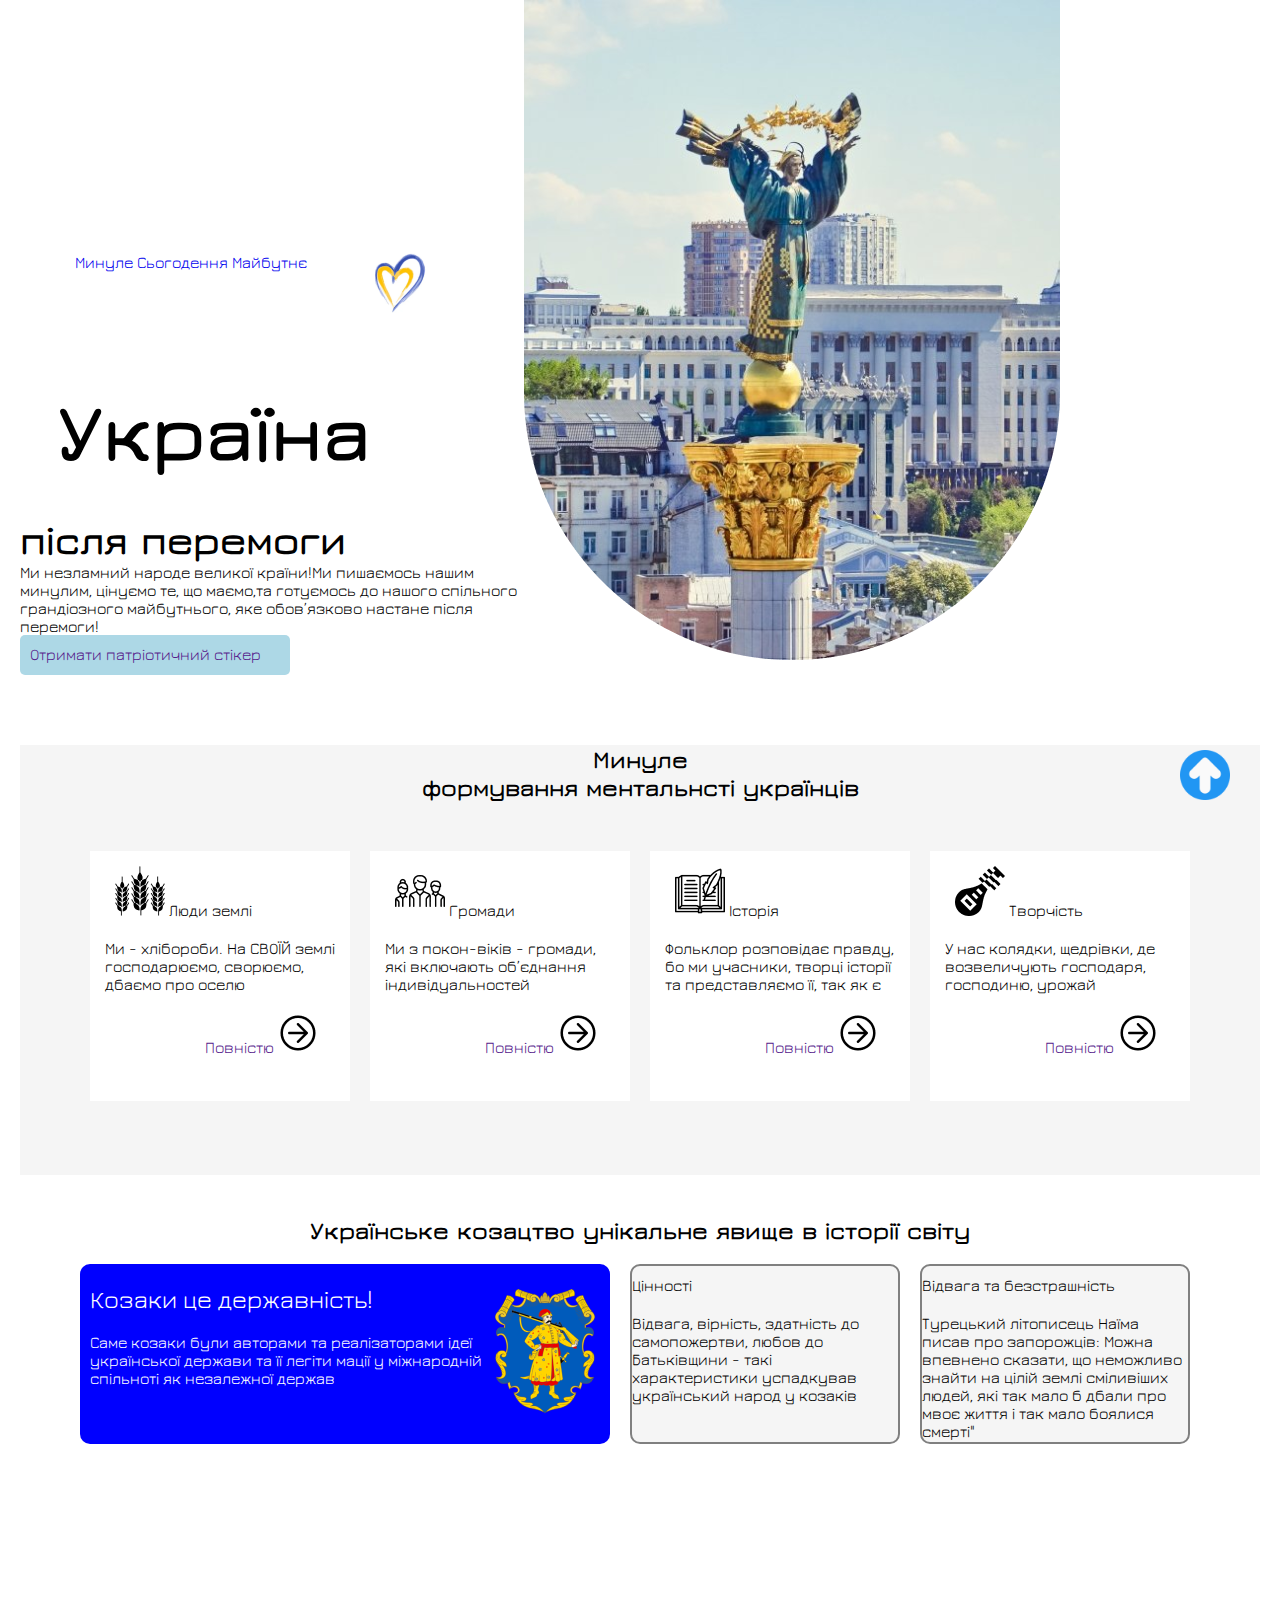
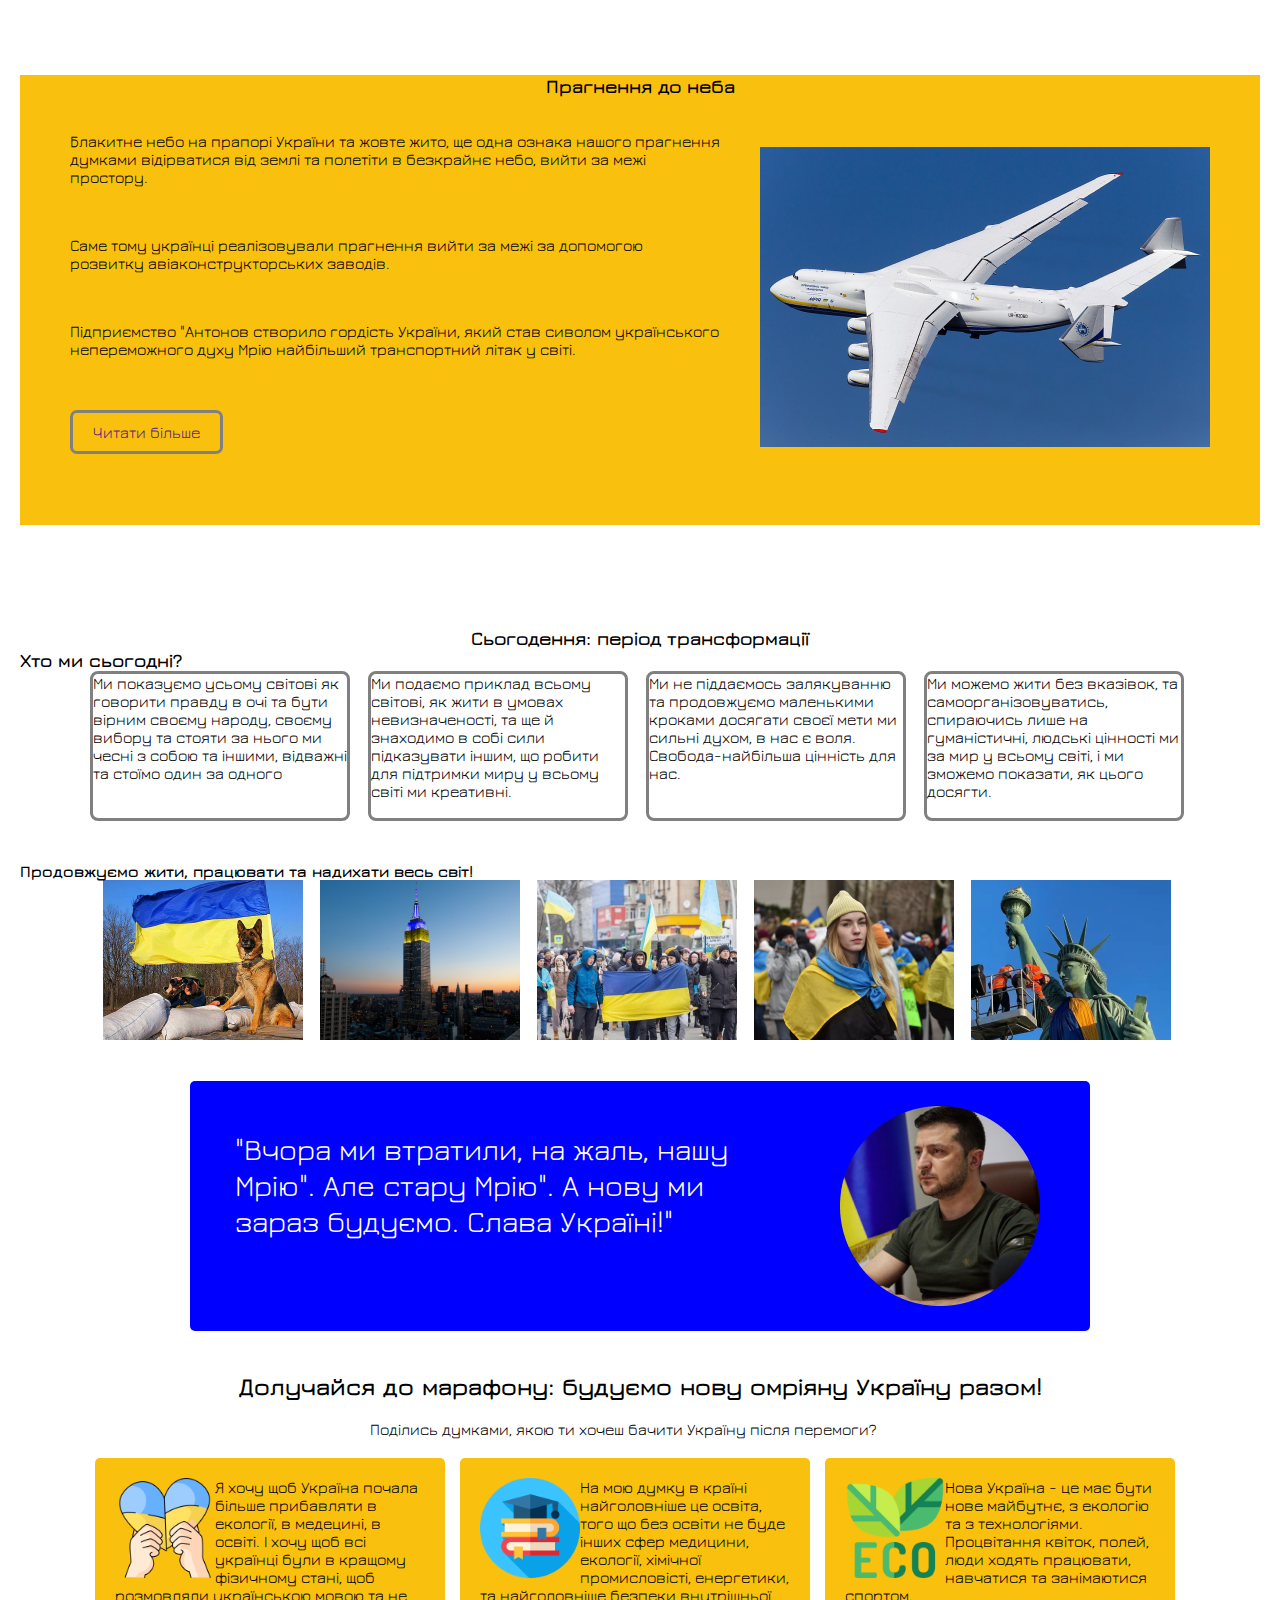
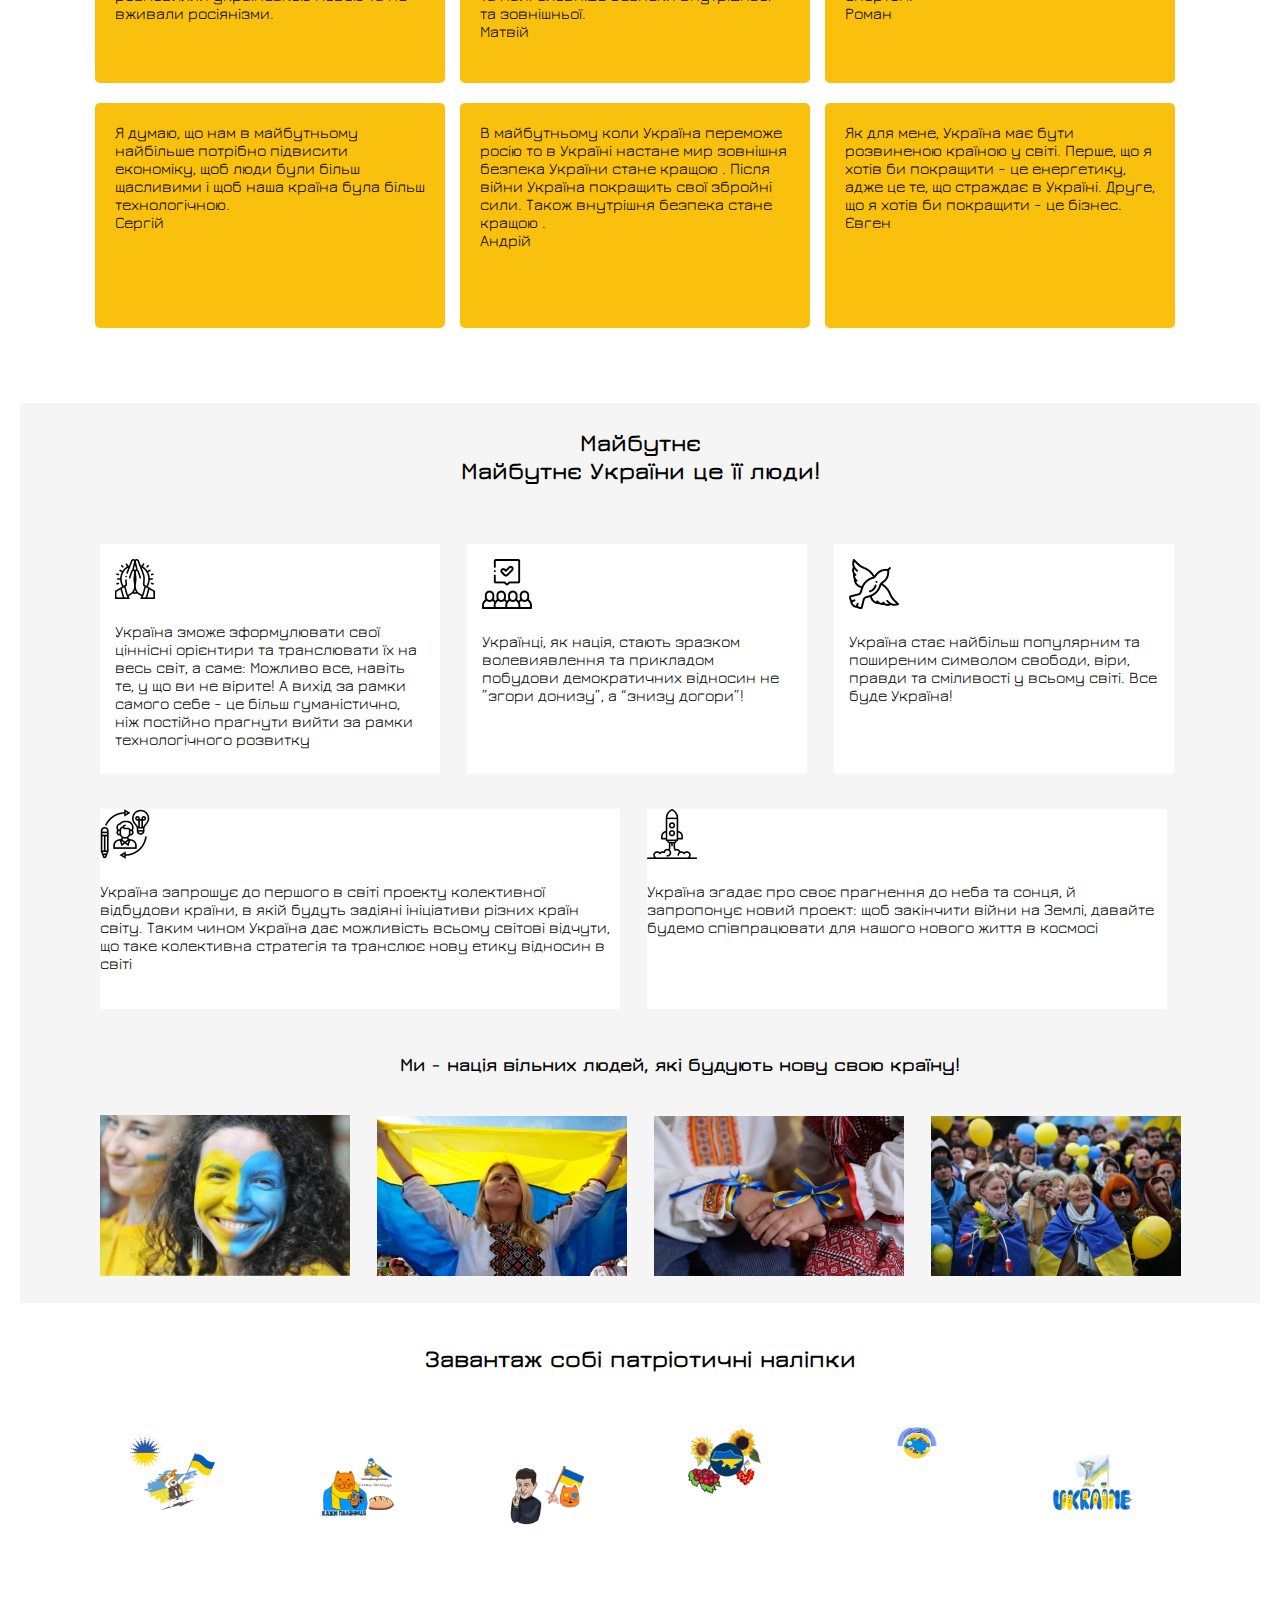
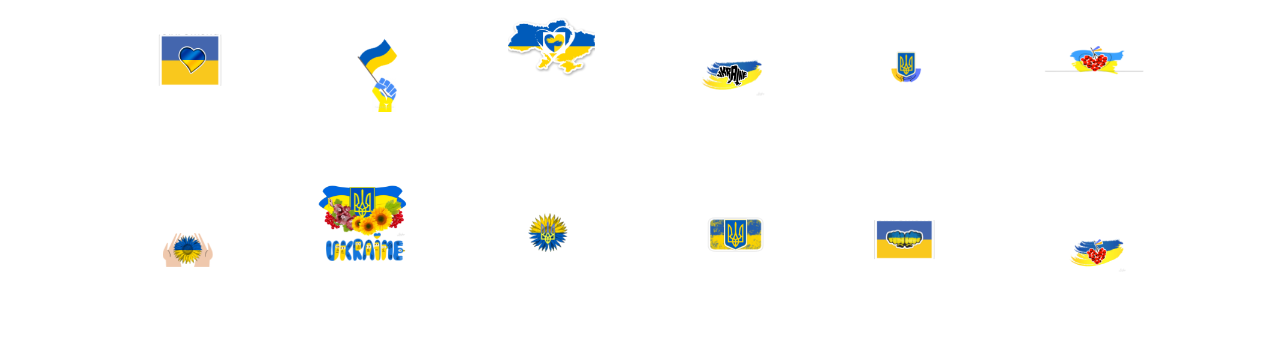
<file: illia Ukrain after the victory/index.html>
<!DOCTYPE html>
<html lang="en">
<head>
	<meta charset="UTF-8">
	<meta name="viewport" content="width=device-width, initial-scale=1.0">
	<link rel="stylesheet" href="css/style.css">
	<link rel="preconnect" href="https://fonts.googleapis.com">
    <link rel="preconnect" href="https://fonts.gstatic.com" crossorigin>
    <link href="https://fonts.googleapis.com/css2?family=Jura:wght@500&display=swap" rel="stylesheet">
	<title>Україна після перемоги</title>
</head>
<body>
	<!-- початок проекту -->
	<div class="cont">
		<header class="header">
			<main class="main">
				<nav class="nav">
					<ul class="ul">
					    <a href="#past">Минуле</a>
					    <a href="#today">Сьогодення</a>
					    <a href="#future">Майбутнє</a>
					</ul>
					<a href="new_year.html"><img src="img/lov.png" class="bg"></a>
				</nav>
				<h1 class="h1">Україна</h1>
				<h2 class="h2">після перемоги</h2>
				<div class="text">Ми незламний народе великої країни!Ми пишаємось нашим минулим, цінуємо те, що маємо,та готуємось до нашого спільного  грандіозного майбутнього, яке обов’язково настане після перемоги!</div>
				<a class="gogl" href="">Отримати патріотичний стікер</a>
			</main>
			<img src="img/ua.png" class="image">
		</header>
		<!-- другий блок -->
		<main class="maineges" id="past">
			 <h3 class="h3">Минуле<br> формування ментальнсті українців</h3>
			 <ul class="ula">
			 	<section class="section">
			 		<img class="imojase" src="img/groud.png">
			 		<h8 class="h8">Люди землі</h8>
			 		<div class="tecst">Ми - хлібороби. На СВОЇЙ землі господарюємо, сворюємо, дбаємо про оселю</div>
			 		<a href="" class="e">Повністю</a>
			 		<img src="img/arrow.png">
			 	</section>
			 	<section class="section">
			 		<img class="imojase" src="img/people.png">
			 		<h8 class="h8">Громади</h8>
			 		<div class="tecst">Ми з покон-віків - громади, які включають об’єднання індивідуальностей</div>
			 		<a href="" class="e">Повністю</a>
			 		<img src="img/arrow.png">
			 	</section>
			 	<section class="section">
			 		<img class="imojase" src="img/history.png">
			 		<h8 class="h8">Історія</h8>
			 		<div class="tecst">Фольклор розповідає правду, бо ми учасники, творці історії та представляємо її, так як є</div>
			 		<a href="" class="e">Повністю</a>
			 		<img src="img/arrow.png">
			 	</section>
			 	<section class="section">
			 		<img class="imojase" src="img/music.png">
			 		<h8 class="h8">Творчість</h8>
			 		<div class="tecst">У нас колядки, щедрівки, де возвеличують господаря, господиню, урожай</div>
			 		<a href="" class="e">Повністю</a>
			 		<img src="img/arrow.png">
			 	</section>
			 </ul>
		</main>
		<!-- третій блок -->
		<main class="kozak">
			<h3 class="h3">Українське козацтво унікальне явище в історії світу</h3>
			<ul class="ule">
				<section class="blue">
					<h7 class="h75">Козаки це державність!</h7>
					<p class="p">Саме козаки були авторами та реалізаторами ідеї української держави та її легіти мації у міжнародній спільноті як незалежної держав</p>
					<img class="foto" src="img/kozak.png">
				</section>
				<section class="zynist">
				    <h7 class="h8">Цінності</h7>
				    <p class="test">Відвага, вірність, здатність до самопожертви, любов до Батьківщини - такі характеристики успадкував український народ у козаків</p>	
				</section>
				<section class="vydwaga">
					<h7 class="h8">Відвага та безстрашність</h7>
					<p class="texst">Турецький літописець Наїма писав про запорожців: Можна впевнено сказати, що неможливо знайти на цілій землі сміливіших людей, які так мало б дбали про мвоє життя і так мало боялися смерті"</p>
				</section>
			</ul>
		</main>
        <!-- четвертий блок -->
		<main class="mria">
			<h4 class="h499">Прагнення до неба</h4>
			<ul class="ultest">
			    <ul class="opis">
				    <p class="zaxyn">Блакитне небо на прапорі України та жовте жито, ще одна ознака нашого прагнення думками відірватися від землі та полетіти в безкрайнє небо, вийти за межі простору.</p>
				    <p class="zaxyn">Саме тому українці реалізовували прагнення вийти за межі за допомогою розвитку авіаконструкторських заводів.</p>
				    <p class="zaxyn">Підприємство "Антонов створило гордість України, який став сиволом українського непереможного духу Мрію найбільший транспортний літак у світі.</p>
			    </ul>
			    <a href="" class="bilxe">Читати більше</a>
			</ul>
			<img src="img/mriya.png" alt="" class="mrie">
		</main>
		<!-- п'ятий блок -->
		<main class="zelenski" id="today">
			<h4 class="h5">Сьогодення: період трансформації</h4>
			<h3 class="h39">Хто ми сьогодні?</h3>
			<ul class="uly">
				<section class="dodatok">Ми показуємо усьому світові як говорити правду в очі та бути вірним своєму народу, своєму вибору та стояти за нього ми чесні з собою та іншими, відважні та стоїмо один за одного
				</section>
				<section class="dodatok">Ми подаємо приклад всьому світові, як жити в умовах невизначеності, та ще й знаходимо в собі сили підказувати іншим, що робити для підтримки миру у всьому світі ми креативні.
				</section>
				<section class="dodatok">Ми не піддаємось залякуванню та продовжуємо маленькими кроками досягати своєї мети ми сильні духом, в нас є воля. Свобода-найбільша цінність для нас.
	            </section>
				<section class="dodatok">Ми можемо жити без вказівок, та самоорганізовуватись, спираючись лише на гуманістичні, людські цінності  ми за мир у всьому світі, і ми зможемо показати, як цього досягти.
				</section>
			</ul>
			<h4 class="h4">Продовжуємо жити, працювати та надихати весь світ!</h4>
			<ul class="ulo">
				<img class="gallery" src="img/gallery4.png" alt="">
				<img class="gallery" src="img/gallery1.png" alt="">
				<img class="gallery" src="img/gallery2.png" alt="">
				<img class="gallery" src="img/gallery3.png" alt="">
				<img class="gallery" src="img/gallery5.png" alt="">
			</ul>
			<ul class="zelens">
				<p class="kinez">"Вчора ми втратили, на жаль, нашу Мрію". Але стару Мрію". А нову ми зараз будуємо. Слава Україні!"</p>
				<img src="img/zelen.png" alt="" class="zelenc">
			</ul>
		</main>
		<!-- шостий блок -->
		<main class="yellow">
			<h2 class="h20">Долучайся до марафону: будуємо нову омріяну Україну разом!</h2>
			<h8 class="h9">Поділись думками, якою ти хочеш бачити Україну після перемоги?</h8>
			<ul class="wall">
				<ul class="flat">
					<section class="float">
	                <img class="iig" src="img/la.png" alt="" width=100>
					Я хочу щоб Україна почала більше прибавляти в екології, в медецині, в освіті. І хочу щоб всі українці були в кращому фізичному стані, щоб розмовляли українською мовою та не вживали росіянізми.</section>
					<section class="float">
						<img class="iig" src="img/lesson.png" alt="" width=100>
						На мою думку в країні найголовніше це освіта, того що без освіти не буде інших сфер медицини, екології, хімічної промисловісті, енергетики, та найголовніше безпеки внутрішньої та зовнішньої.<br> Матвій</section>
					<section class="float">
	                    <img class="iig" src="img/eko.png" alt="" width=100>
						Нова Україна - це має бути нове майбутнє, з екологію та з технологіями. Процвітання квіток, полей, люди ходять працювати, навчатися та занімаютися спортом. <br> Роман</section>
				</ul>
				<ul class="home">
					<section class="float">Я думаю, що нам в майбутньому найбільше потрібно підвисити економіку, щоб люди були більш щасливими і щоб наша країна була більш технологічною. <br> Сергій</section>
					<section class="float">В майбутньому коли Україна переможе росію то в Україні настане мир зовнішня безпека України стане кращою . Після війни Україна покращить свої збройні сили. Також внутрішня безпека стане кращою . <br> Андрій </section>
					<section class="float">Як для мене, Україна має бути розвиненою країною у світі. Перше, що я хотів би покращити - це енергетику, адже це те, що страждає в Україні. Друге, що я хотів би покращити - це бізнес. <br> Євген</section>
				</ul>
			</ul>
		</main>
		<!-- сьомий блок -->
		<main class="future" id="future">
			<h3 class="h3">Майбутнє<br>Майбутнє України це її люди!</h3>
			<ul class="uok">
				<ul class="ublock">
				    <section class="three">
				    	<img class="rep" src="img/pray.png" alt="">
				    	<p class="rez">Україна зможе зформулювати свої ціннісні орієнтири та транслювати їх на весь світ, а саме: Можливо все, навіть те, у що ви не вірите! А вихід за рамки самого себе - це більш гуманістично, ніж постійно прагнути вийти за рамки технологічного розвитку</p>
				    </section>
				    <section class="three">
				    	<img class="rep" src="img/group.png" alt="">
				    	<p class="rez">Українці, як нація, стають зразком волевиявлення та прикладом побудови демократичних відносин не ”згори донизу”, а “знизу догори”!</p>
				    </section>
				    <section class="three">
				    	<img class="rep" src="img/volya.png" alt="">
				    	<p class="rez">Україна стає найбільш популярним та поширеним символом свободи, віри, правди та сміливості у всьому світі. Все буде Україна!</p>
				    </section>
				</ul>
				<ul class="ulok">
					<section class="two">
						<img class="rep" src="img/rethink.png" alt="">
						<p class="rev">Україна запрошує до першого в світі проекту колективної відбудови країни, в якій будуть задіяні ініціативи різних країн світу. Таким чином Україна дає можливість всьому світові відчути, що таке колективна стратегія та транслює нову етику відносин в світі</p>
					</section>
					<section class="two">
						<img class="rep" src="img/rocket.png" alt="">
						<p class="rev">Україна згадає про своє прагнення до неба та сонця, й запропонує новий проект: щоб закінчити війни на Землі, давайте будемо співпрацювати для нашого нового життя в космосі</p>
					</section>
				</ul>
			</ul>
		</main>
		<!-- восьмий блок -->
		<main class="people">
			<h3 class="h22">Ми - нація вільних людей, які будують нову свою країну!</h3>
			<img class="pep" src="img/people01.png" alt="">
			<img class="pep" src="img/people02.png" alt="">
			<img class="pep" src="img/people03.png" alt="">
			<img src="img/people04.png" alt="">
		</main>
	</div>
	<a href=""><img src="img/up-arrow.png" alt="" class="uparrow"></a>
	<!-- останій блок -->
	<footer class="footer">
		<h2 class="h57">Завантаж собі патріотичні наліпки</h2>
		<ul class="stikpack">
			<img class="stik" src="img/stik_1.png" alt="">
			<img class="stik" src="img/stik_2.png" alt="">
			<img class="stik" src="img/stik_3.png" alt="">
			<img class="stik" src="img/stik_4.png" alt="">
			<img class="stik" src="img/stik_5.png" alt="">
			<img class="stik" src="img/stik_6.png" alt="">
			<img class="stik" src="img/stik_7.png" alt="">
			<img class="stik" src="img/stik_8.png" alt="">
			<img class="stik" src="img/stik_9.png" alt="">
			<img class="stik" src="img/stik_10.png" alt="">
			<img class="stik" src="img/stik_11.png" alt="">
			<img class="stik" src="img/stik_12.png" alt="">
			<img class="stik" src="img/stik_13.png" alt="">
			<img class="stik" src="img/stik_14.png" alt="">
			<img class="stik" src="img/stik_15.png" alt="">
			<img class="stik" src="img/stik_16.png" alt="">
			<img class="stik" src="img/stik_17.png" alt="">
			<img class="stik" src="img/stik_18.png" alt="">
		</ul>
	</footer>
</body>
</html>
</file>
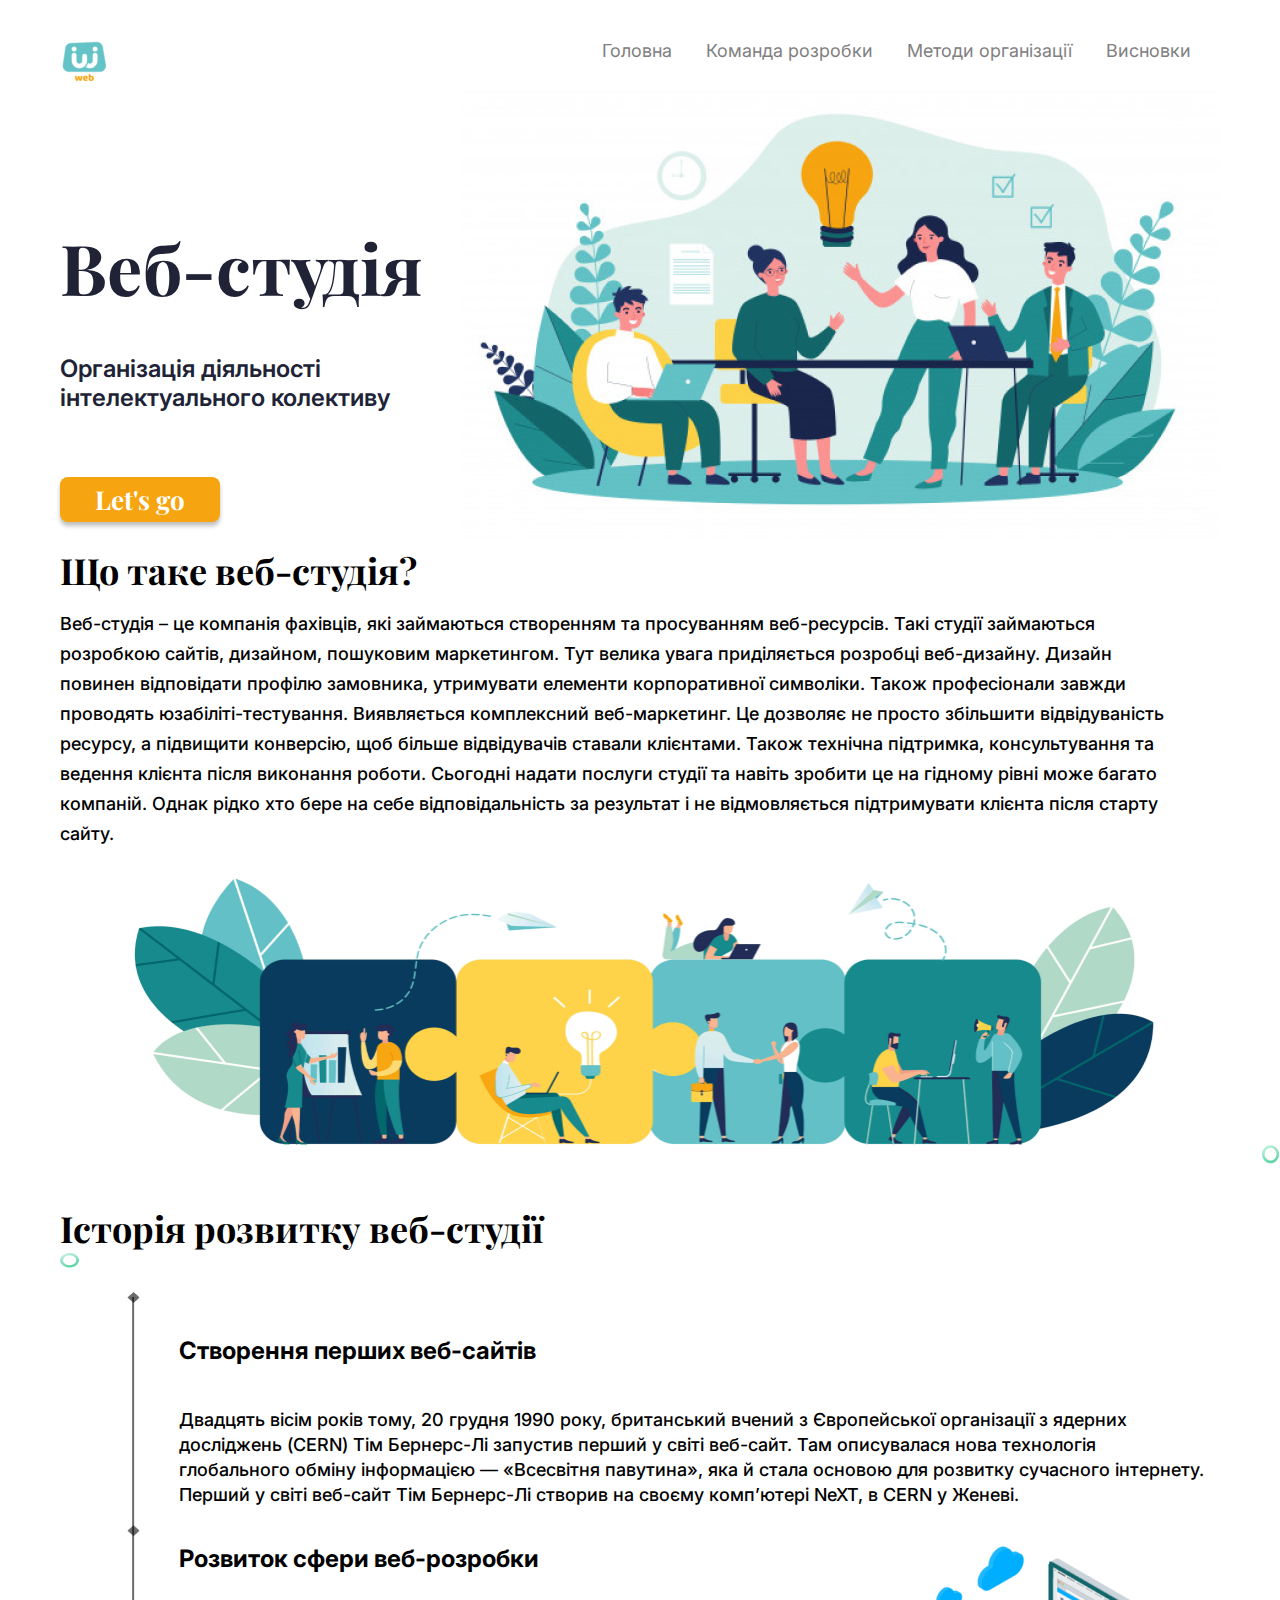
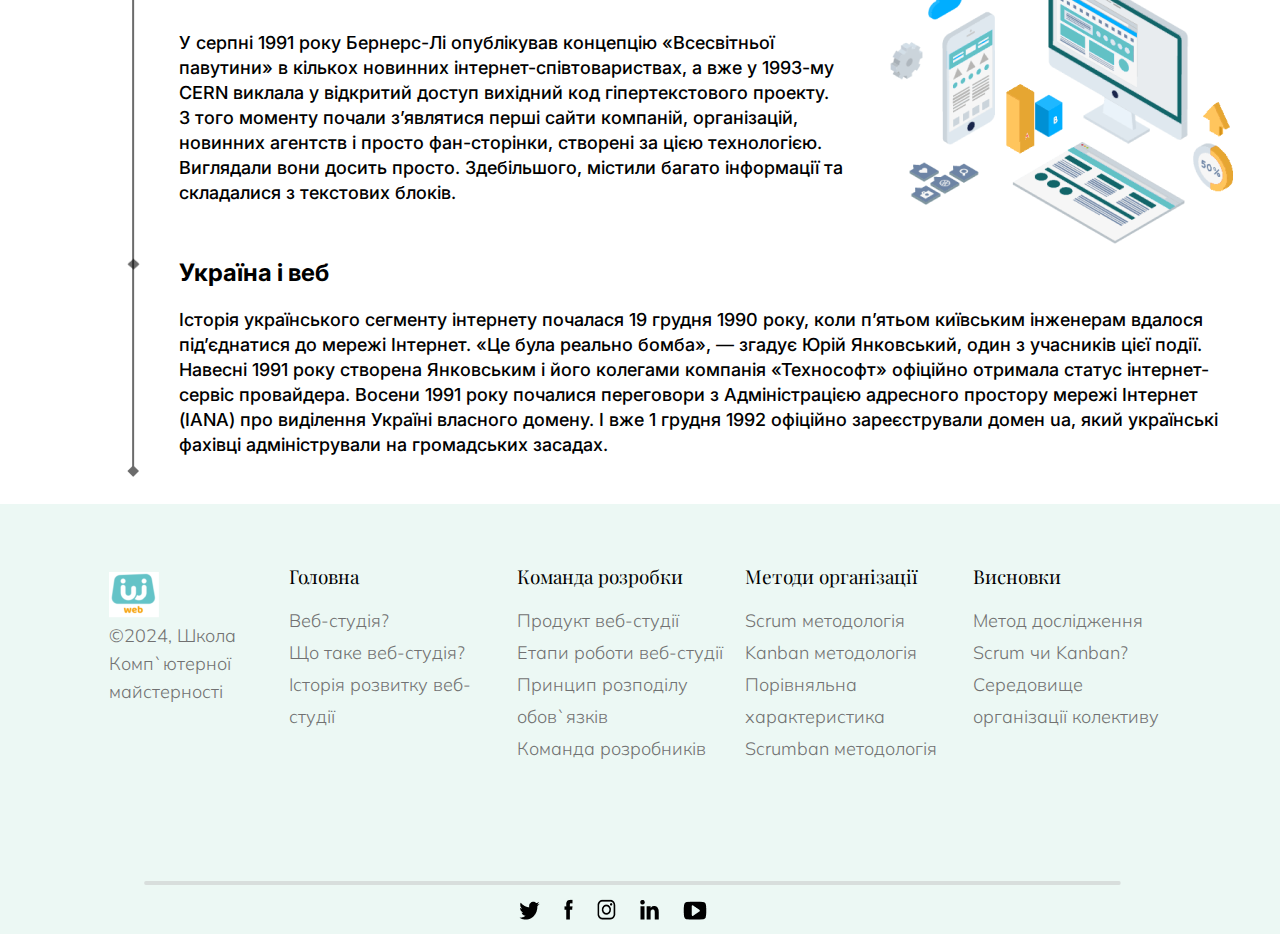
<file: web-studia/index.html>
<!DOCTYPE html>
<html lang="en">
<head>
	<meta charset="UTF-8">
	<meta name="viewport" content="width=device-width, initial-scale=1.0">
	<link rel="stylesheet" href="css/style.css">
	<link rel="stylesheet" href="css/tablet.css">
	<link rel="stylesheet" href="css/mobile.css">
	<link rel="preconnect" href="https://fonts.googleapis.com">
    <link rel="preconnect" href="https://fonts.gstatic.com" crossorigin>
    <link href="https://fonts.googleapis.com/css2?family=Playfair+Display:wght@500&display=swap" rel="stylesheet">
    <link rel="preconnect" href="https://fonts.googleapis.com">
    <link rel="preconnect" href="https://fonts.gstatic.com" crossorigin>
    <link href="https://fonts.googleapis.com/css2?family=Inter:wght@500&family=Playfair+Display:wght@500&display=swap" rel="stylesheet">
    <link rel="preconnect" href="https://fonts.googleapis.com">
    <link rel="preconnect" href="https://fonts.gstatic.com" crossorigin>
    <link href="https://fonts.googleapis.com/css2?family=Inter:wght@500&family=Mulish:wght@500&family=Playfair+Display:wght@500&display=swap" rel="stylesheet">
    <link rel="preconnect" href="https://fonts.googleapis.com">
    <link rel="preconnect" href="https://fonts.gstatic.com" crossorigin>
    <link href="https://fonts.googleapis.com/css2?family=Inter:wght@500&family=Mulish:wght@500&family=Playfair+Display:wght@500&display=swap" rel="stylesheet">
	<title>Головна</title>
</head>
<body>
	<div class="cont">
		<header class="header">
			<nav class="nav">
				<a href=""><img src="img/logo.png" alt=""></a>
				<div class="nav_wraper">
					<a href="index.html" class="nav_text">Головна</a>
					<a href="team.html" class="nav_text">Команда розробки</a>
					<a href="method.html" class="nav_text">Методи організації</a>
					<a href="vysnovok.html" class="nav_text">Висновки</a>
				</div>
			</nav>
			<div class="burger_menu">
			<input class="input" type="checkbox" id="menu"/>
				<label for="menu">
					<span class="menu_yes"></span>
				</label>
				<ul class="meni">
					<li><a href="index.html" class="nav_text">Головна</a></li>
					<li><a href="team.html" class="nav_text">Команда розробки</a></li>
					<li><a href="" class="nav_text">Методи організації</a></li>
					<li><a href="" class="nav_text">Висновки</a></li>	
    			</ul>
		    </div>
		<section class="web-studia">
			
			<div class="left_header">
				<h1 class="title_header">Веб-студія</h1>
				<h3 class="text_header">Організація діяльності інтелектуального колективу</h3>
				<button class="button">
					<span class="button_text">Let's go</span>
				</button>
			</div>
			<picture>
				<source srcset="img/lending-image-desktop1x.png 1x, img/lending-image-desktop2x.png 2x, img/lending-image-desktop3x.png 3x"media="(min-width: 1280px)"/>
			    <source srcset="img/lending-image-tablet1x.png 1x, img/lending-image-tablet2x.png 2x, img/lending-image-tablet3x.png 3x"media="
			    (min-width: 744px) (max-width= 1279px)"/>
			    <source srcset="img/lending-image-mobile1x.png 1x, img/lending-image-mobile2x.png 2x, img/lending-image-mobile3x.png 3x"media="(max-width: 743px)"/>
			     <img class="lending-image-photo" src="img/lending-image-mobile1x.png" alt=""> 
			</picture>
			</section>
	    </header>
		<section class="what_web-studia">
			<h3 class="what_web-studia_h3">Що таке веб-студія?</h3>
			<p class="what_web-studia_text">Веб-студія – це компанія фахівців, які займаються створенням та просуванням веб-ресурсів. Такі студії займаються розробкою сайтів, дизайном, пошуковим маркетингом. Тут велика увага приділяється розробці веб-дизайну. Дизайн повинен відповідати профілю замовника, утримувати елементи корпоративної символіки. Також професіонали завжди проводять юзабіліті-тестування. Виявляється комплексний веб-маркетинг. Це дозволяє не просто збільшити відвідуваність ресурсу, а підвищити конверсію, щоб більше відвідувачів ставали клієнтами. Також технічна підтримка, консультування та ведення клієнта після виконання роботи. Сьогодні надати послуги студії та навіть зробити це на гідному рівні може багато компаній. Однак рідко хто бере на себе відповідальність за результат і не відмовляється підтримувати клієнта після старту сайту.</p>
			<picture>
				<source srcset="img/web-studia-desktop1x.png 1x, img/web-studia-desktop2x.png 2x, img/web-studia-desktop3x.png 3x"media="(min-width: 1280px)"/>
			    <source srcset="img/web-studia-tablet1x.png 1x, img/web-studia-tablet2x.png 2x, img/web-studia-tablet3x.png 3x"media="
			    (min-width: 744px) (max-width= 1279px)"/>
			    <source srcset="img/web-studia-mobile1x.png 1x, img/web-studia-mobile2x.png 2x, img/web-studia-mobile3x.png 3x"media="(max-width: 743px)"/>
			     <img class="web-studia-photo" src="img/web-studia-mobile1x.png" alt=""> 
			</picture>
			<img class="web-studia-element-1" src="img/web-studia-element-1.svg" alt="">
		</section>
		<section class="history">
			<h3 class="history-h3">Історія розвитку веб-студії</h3>
			<img class="history-element-2" src="img/history-element-2.svg" alt="">
			<section class="about-history">
				<img class="history-time-line" src="img/time-line.png" alt="">
				<section class="about-histoty-abzax">
					<section class="history-abzax-1">
						<h5 class="history-abzax-h5">Створення перших веб-сайтів</h5>
						<p class="history-abzax-p">Двадцять вісім років тому, 20 грудня 1990 року, британський вчений з Європейської організації з ядерних досліджень (CERN) Тім Бернерс-Лі запустив перший у світі веб-сайт. Там описувалася нова технологія глобального обміну інформацією — «Всесвітня павутина», яка й стала основою для розвитку сучасного інтернету. Перший у світі веб-сайт Тім Бернерс-Лі створив на своєму компʼютері NeXT, в CERN у Женеві.</p>
					</section>
					<section class="history-abzax-2">
						<div class="history-information-text-2">
							<h5 class="history-abzax-h5">Розвиток сфери веб-розробки</h5>
						    <p class="history-abzax-p-2">У серпні 1991 року Бернерс-Лі опублікував концепцію «Всесвітньої павутини» в кількох новинних інтернет-співтовариствах, а вже у 1993-му CERN виклала у відкритий доступ вихідний код гіпертекстового проекту. З того моменту почали зʼявлятися перші сайти компаній, організацій, новинних агентств і просто фан-сторінки, створені за цією технологією. Виглядали вони досить просто. Здебільшого, містили багато інформації та складалися з текстових блоків.</p>
						</div>
						<picture>
							<source srcset="img/history-computer1x.png 1x, img/history-computer2x.png 2x, img/history-computer3x.png 3x"media="(min-width: 1280px)"/>
					        <source srcset="img/history-computer-tablet1x.png 1x, img/history-computer-tablet2x.png 2x, img/history-computer-tablet3x.png 3x"media="
					        (min-width: 744px) (max-width= 1279px)"/>
					        <source srcset="img/history-computer-mobile1x.png 1x, img/history-computer-mobile2x.png 2x, img/history-computer-mobile3x.png 3x"media="(max-width: 743px)"/>
					        <img class="history-photo" src="img/history-computer-mobile1x.png" alt="">
						</picture> 
					</section>
					<section class="history-abzax-3">
						<h5 class="history-abzax-h5">Україна і веб</h5>
						<p class="history-abzax-p">Історія українського сегменту інтернету почалася 19 грудня 1990 року, коли пʼятьом київським інженерам вдалося підʼєднатися до мережі Інтернет. «Це була реально бомба», — згадує Юрій Янковський, один з учасників цієї події. Навесні 1991 року створена Янковським і його колегами компанія «Технософт» офіційно отримала статус інтернет-сервіс провайдера. Восени 1991 року почалися переговори з Адміністрацією адресного простору мережі Інтернет (IANA) про виділення Україні власного домену. І вже 1 грудня 1992 офіційно зареєстрували домен ua, який українські фахівці адміністрували на громадських засадах.</p>
					</section>
				</section>
			</section>
		</section>
		<footer class="footer">
		   	<div class="one">
		   		<img src="img/logo.png" class="logotwo" width="50px"
		   		height="46px">
		   	    <p class="footer_p_text_mini">©2024, Школа Комп`ютерної майстерності</p>
		   	    <img class="rect" src="img/Rectangle 57.png" width="977px" height="4px">
		   	    <div class="perexod">
		   	           <a href="https://twitter.com/?lang=uk"><img class="social" src="img/tw.png" class=""></a>
		   	           <a href="https://www.facebook.com/?locale=uk_UA"><img class="social" src="img/fe.png" class=""></a>
		   	           <a href="https://www.instagram.com"><img src="img/in.png" class="social"></a>
		   	           <a href="https://ua.linkedin.com"><img src="img/l.png" class="social"></a>
		   	           <a href="https://www.youtube.com"><img src="img/yu.png" class="social"></a>
		   	    </div>
			</div>
			<div class="cont_block_2345">
				<div class="two">
			    <h5 class="footer_block_h5">Головна</h5>
			    <div class="footer_block_p_text_mini">
			    	<p class="footer_p_text">Веб-студія?</p>
				   	<p class="footer_p_text"> Що таке веб-студія?</p>
				   	<p class="footer_p_text"> Історія розвитку веб-студії</p>
			    </div>		   	
			</div>
			<div class="three">
			    <h5 class="footer_block_h5">Команда розробки</h5>
			    <div class="footer_block_p_text">
			    	<p class="footer_p_text">Продукт веб-студії</p>
				    <p class="footer_p_text">Етапи роботи веб-студії</p>
				    <p class="footer_p_text">Принцип розподілу обов`язків</p>
				    <p class="footer_p_text">Команда розробників</p>
				</div>
			</div>
			<div class="four">
				<h5 class="footer_block_h5">Методи організації</h5>
				<div class="footer_block_p_text">
					<p class="footer_p_text">Scrum методологія</p>
					<p class="footer_p_text">Kanban методологія</p>
					<p class="footer_p_text">Порівняльна характеристика</p>
					<p class="footer_p_text">Scrumban методологія</p>
			    </div>	
			</div>
			<div class="five">
			    <h5 class="footer_block_h5">Висновки</h5>
			    <div class="footer_block_p_text_mini two_mini">
			    	<p class="footer_p_text">Метод дослідження</p>
					<p class="footer_p_text">Scrum чи Kanban?</p>
				    <p class="footer_p_text">Середовище організації колективу </p>
			    </div>
			</div>
			</div>
        </footer>
	</div>
</body>
</html>
</file>
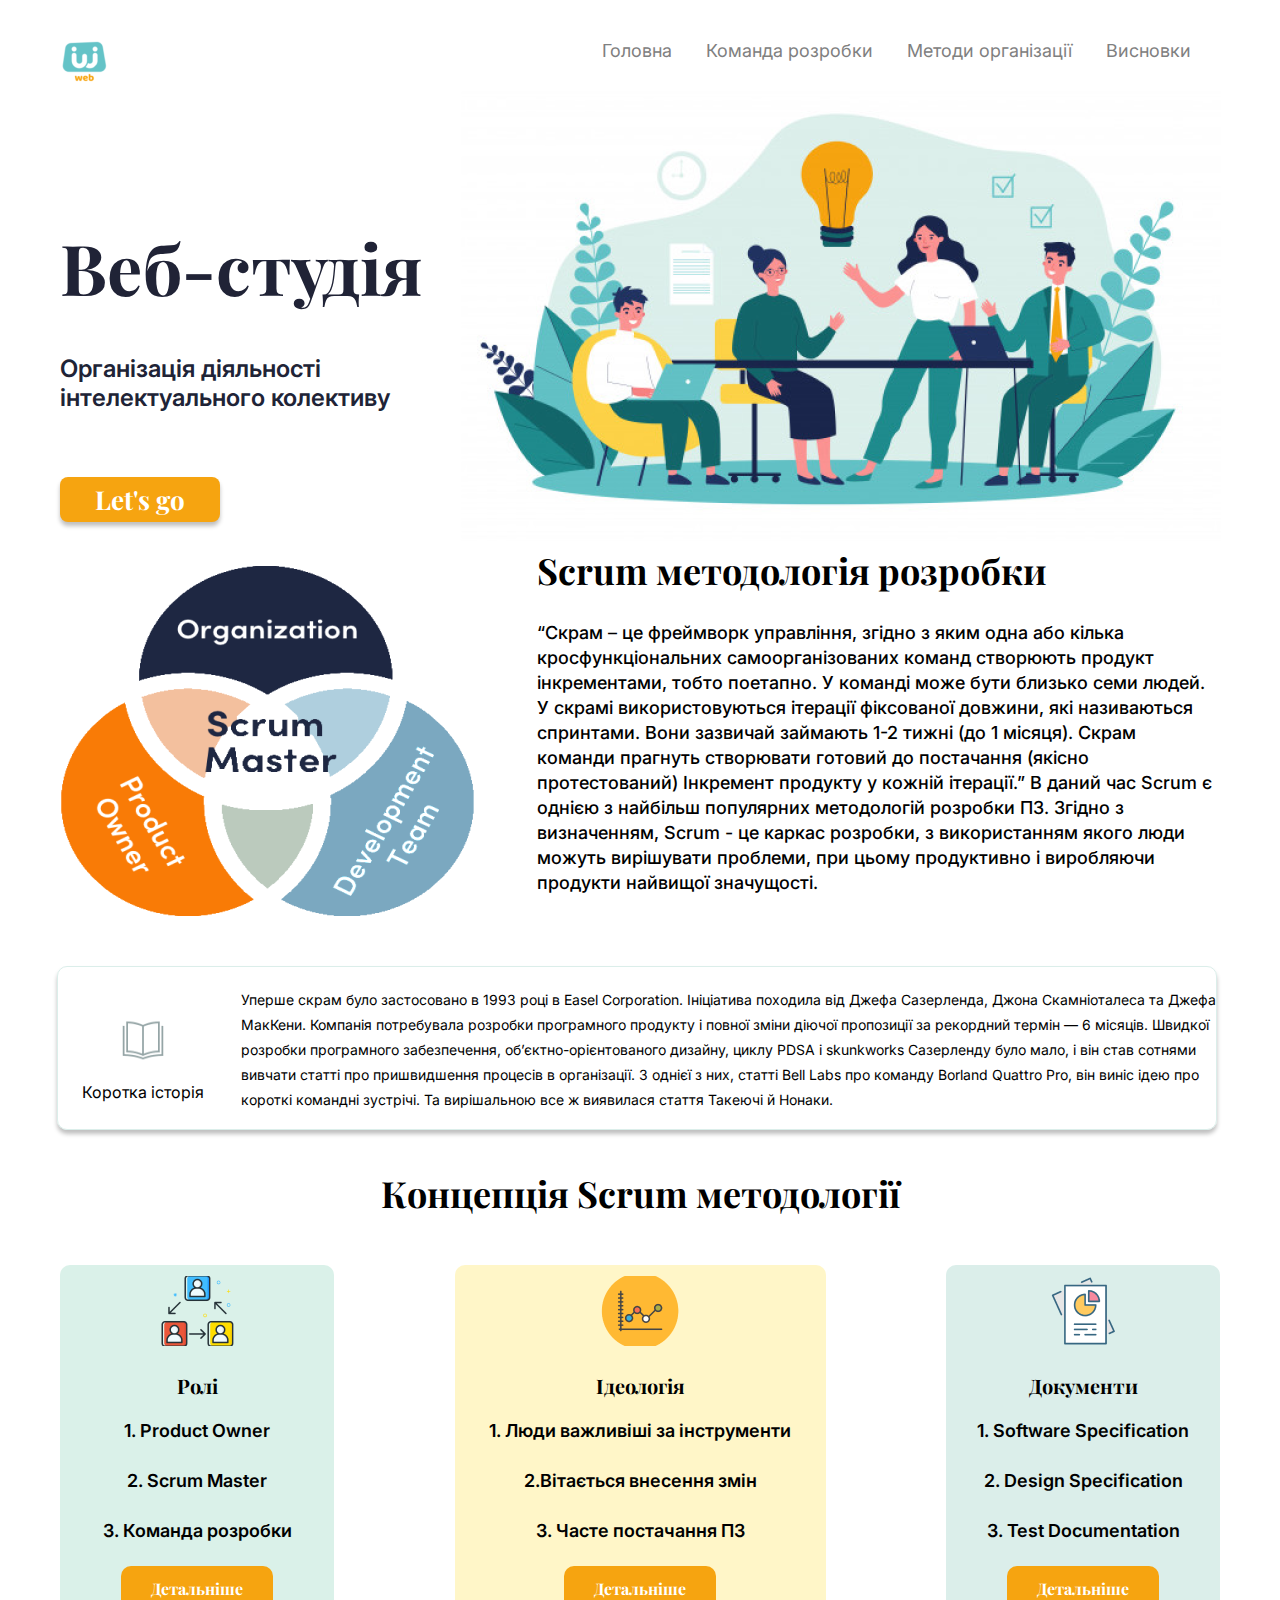
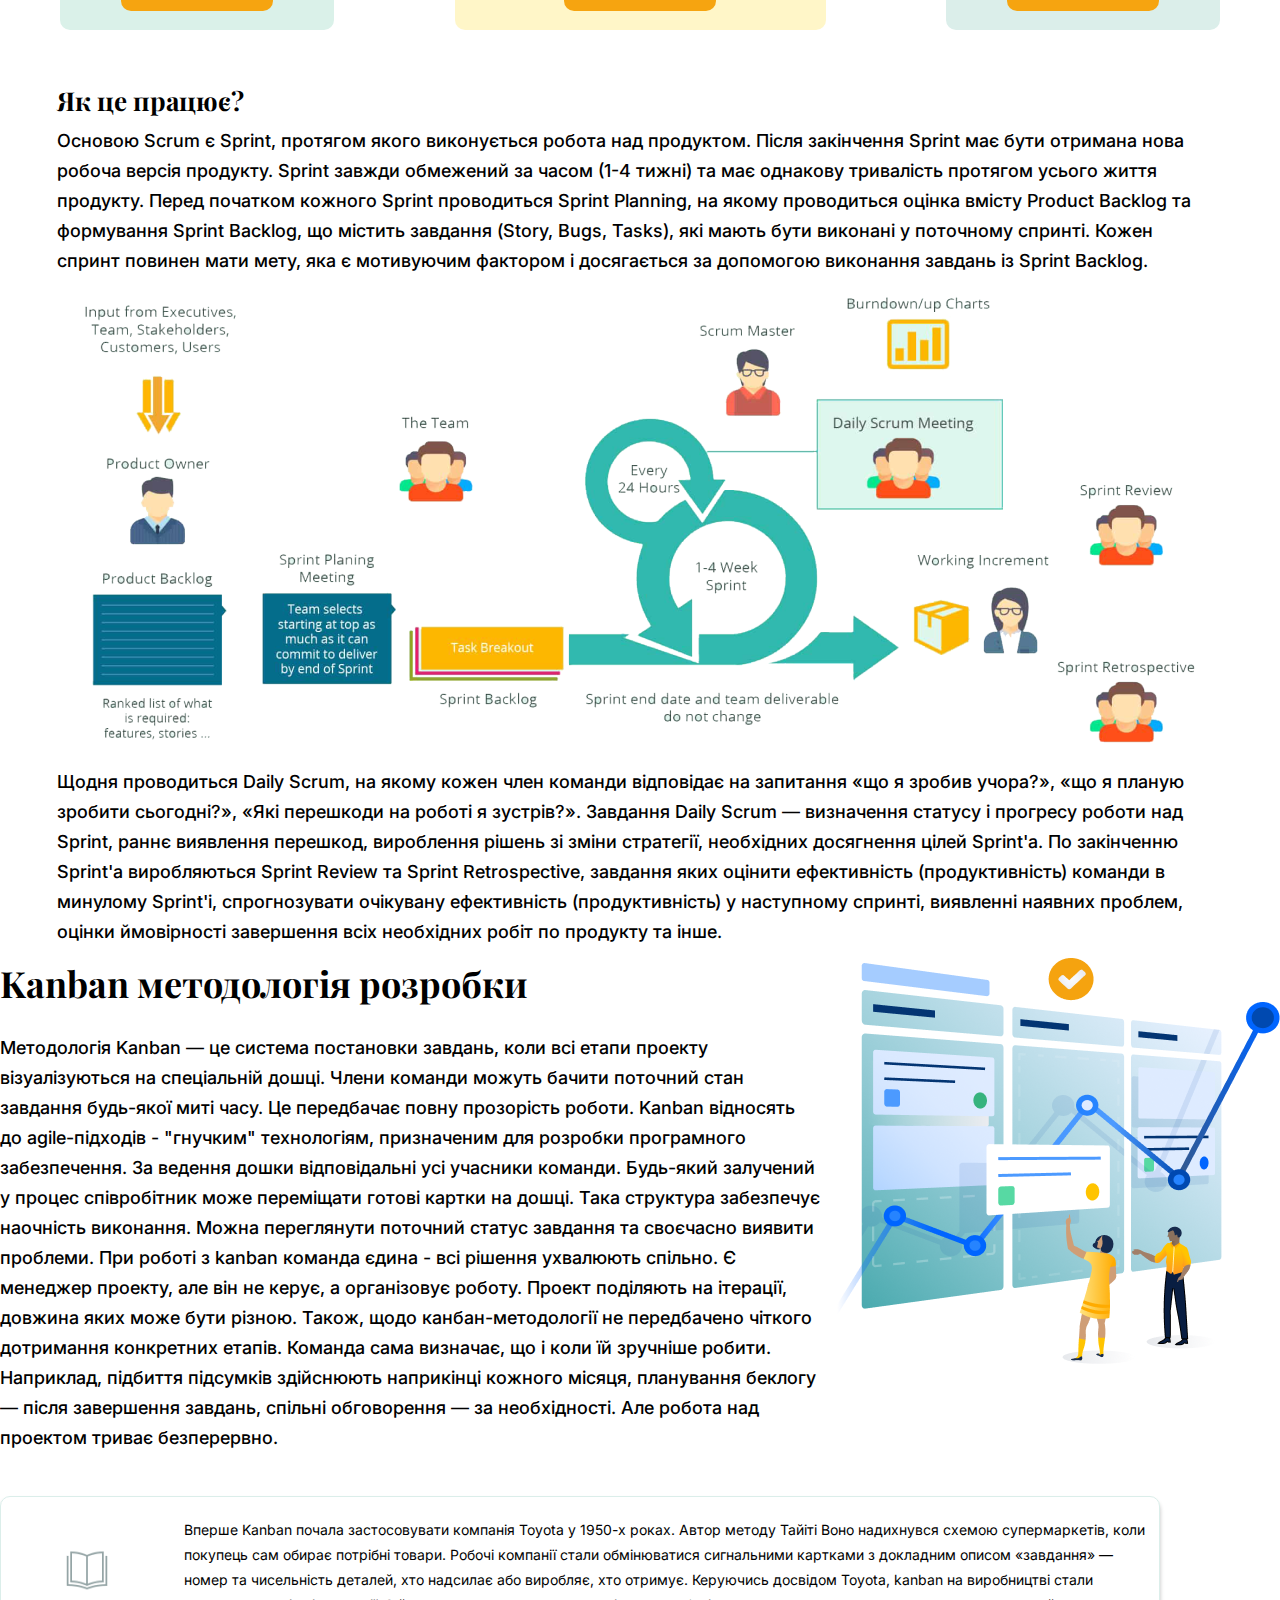
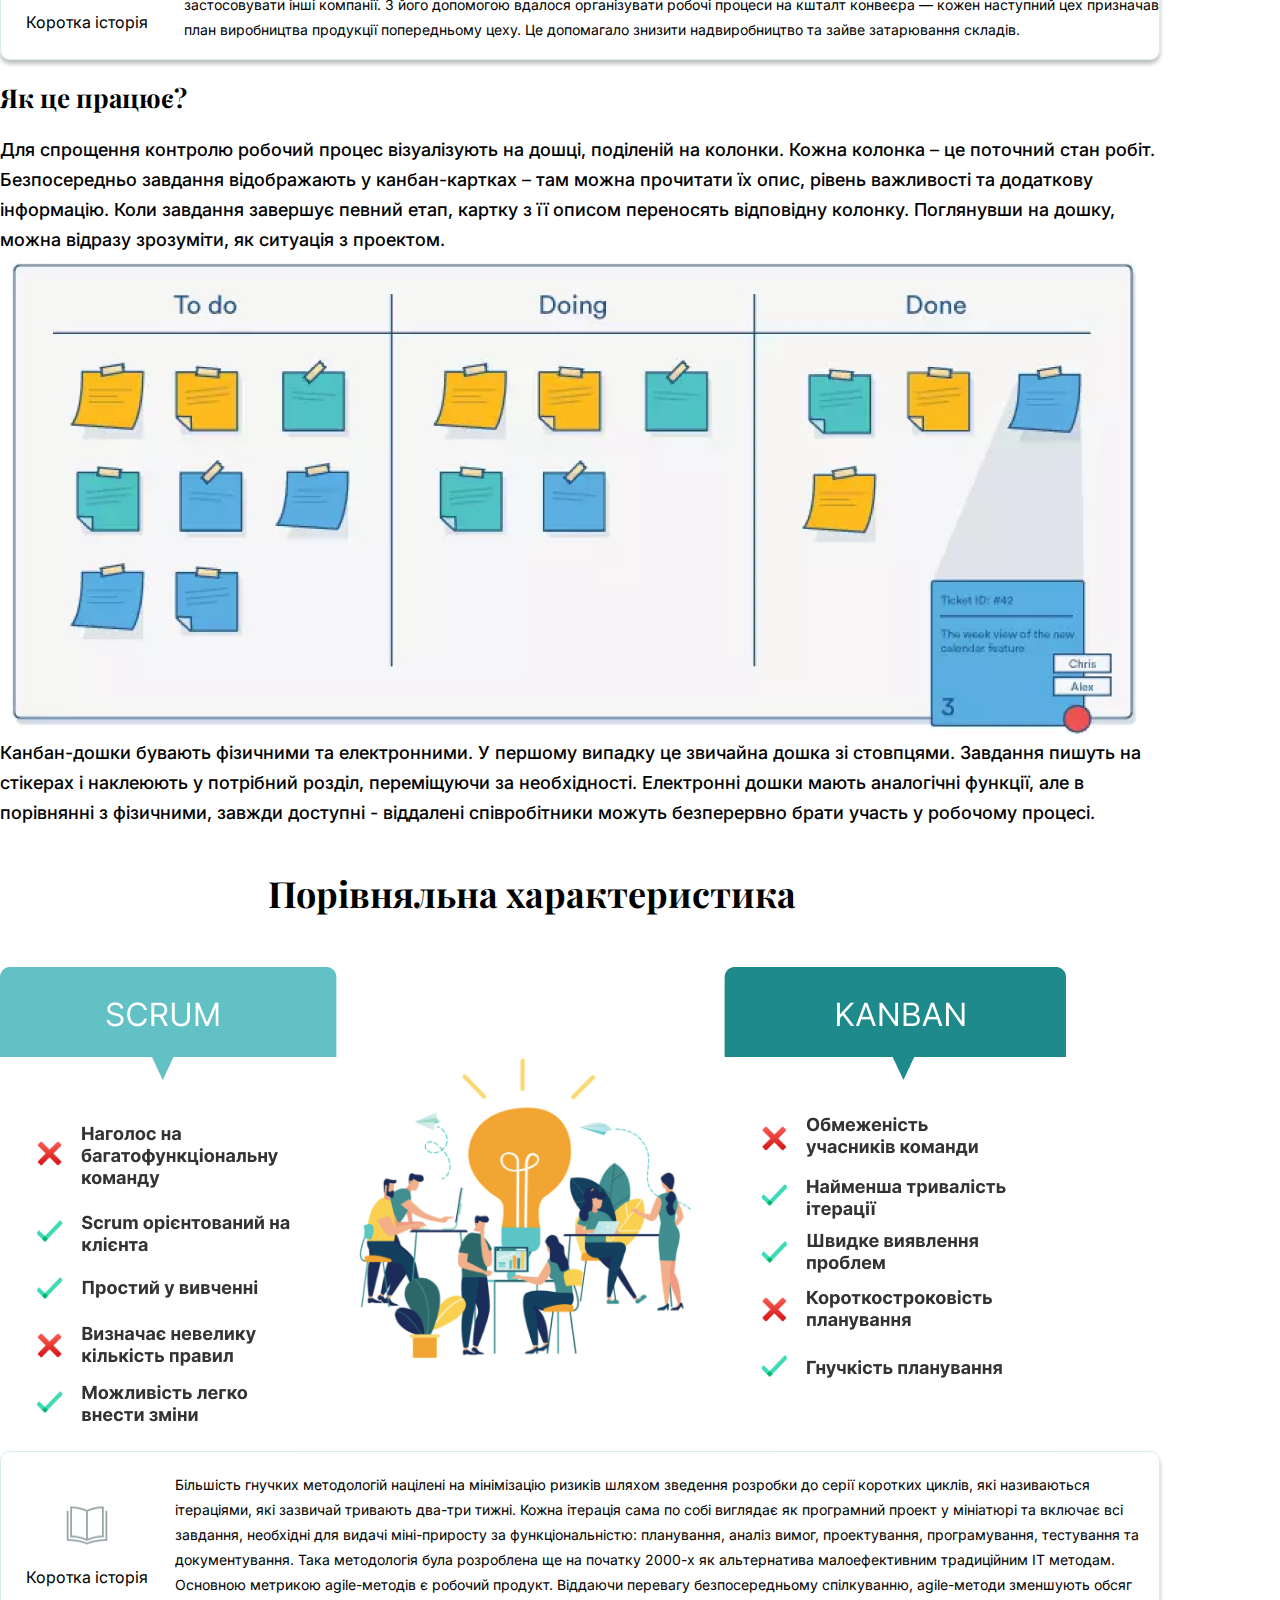
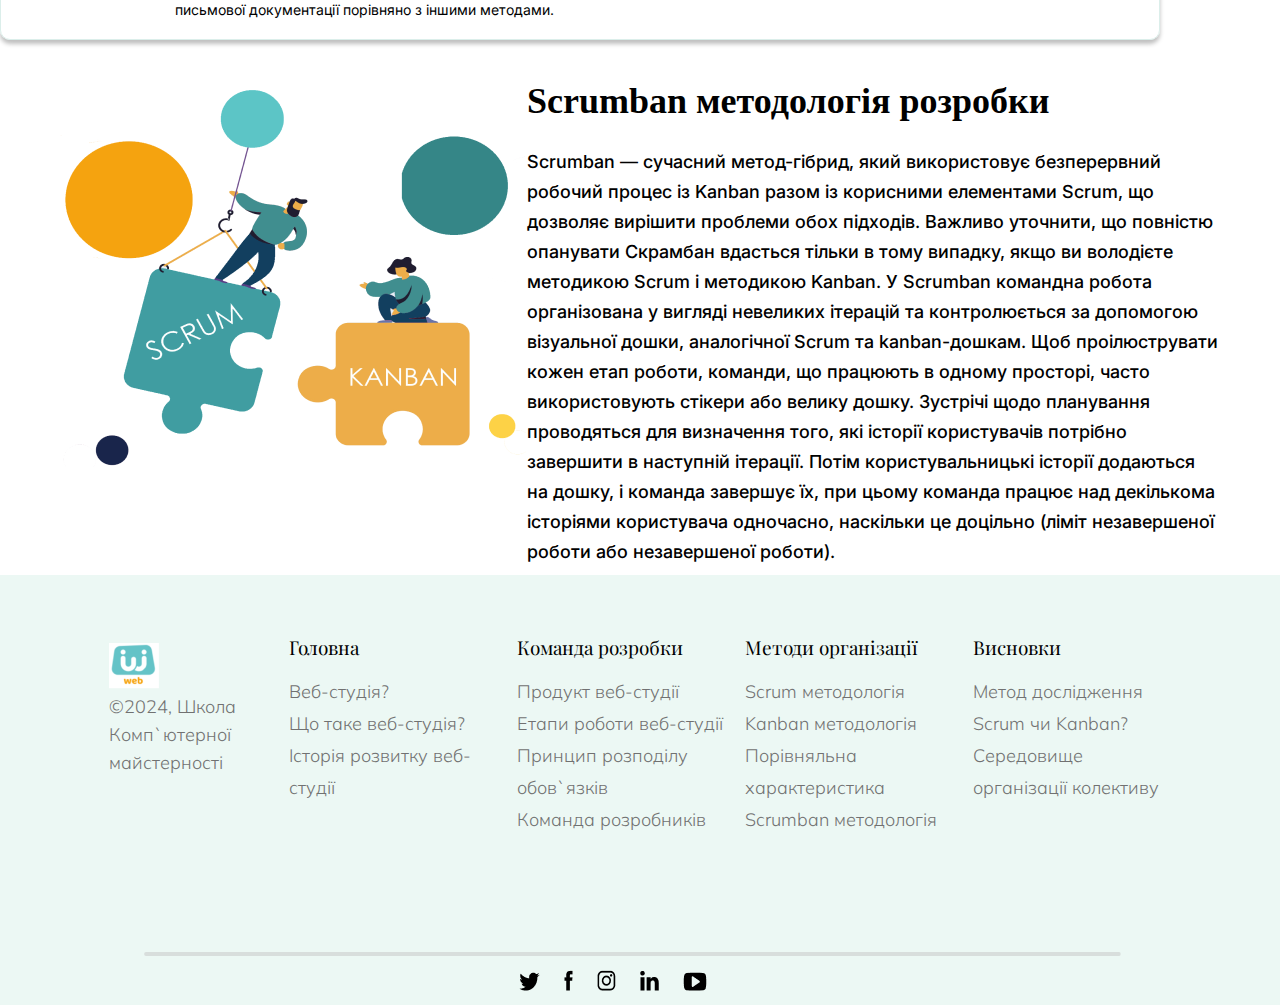
<file: web-studia/method.html>
<!DOCTYPE html>
<html lang="en">
<head>
	<meta charset="UTF-8">
	<meta name="viewport" content="width=device-width, initial-scale=1.0">
	<link rel="stylesheet" href="css/method.css">
	<link rel="stylesheet" href="css/method_mobile.css">
	<link rel="stylesheet" href="css/method_tablet.css">
	<link rel="preconnect" href="https://fonts.googleapis.com">
    <link rel="preconnect" href="https://fonts.gstatic.com" crossorigin>
    <link href="https://fonts.googleapis.com/css2?family=Playfair+Display:wght@500&display=swap" rel="stylesheet">
    <link rel="preconnect" href="https://fonts.googleapis.com">
    <link rel="preconnect" href="https://fonts.gstatic.com" crossorigin>
    <link href="https://fonts.googleapis.com/css2?family=Inter:wght@500&family=Playfair+Display:wght@500&display=swap" rel="stylesheet">
    <link rel="preconnect" href="https://fonts.googleapis.com">
    <link rel="preconnect" href="https://fonts.gstatic.com" crossorigin>
    <link href="https://fonts.googleapis.com/css2?family=Inter:wght@500&family=Mulish:wght@500&family=Playfair+Display:wght@500&display=swap" rel="stylesheet">
    <link rel="preconnect" href="https://fonts.googleapis.com">
    <link rel="preconnect" href="https://fonts.gstatic.com" crossorigin>
    <link href="https://fonts.googleapis.com/css2?family=Inter:wght@500&family=Mulish:wght@500&family=Playfair+Display:wght@500&display=swap" rel="stylesheet">
	<title>Методи організації</title>
</head>
<body>
	<div class="cont">
		<header class="header">
			<nav class="nav">
				<a href=""><img src="img/logo.png" alt=""></a>
				<div class="nav_wraper">
					<a href="index.html" class="nav_text">Головна</a>
					<a href="team.html" class="nav_text">Команда розробки</a>
					<a href="method.html" class="nav_text">Методи організації</a>
					<a href="vysnovok.html" class="nav_text">Висновки</a>
				</div>
			</nav>
			<div class="burger_menu">
			<input class="input" type="checkbox" id="menu"/>
				<label class="label" for="menu">
					<span class="menu_yes"></span>
				</label>
				<ul class="meni">
     				<li class="li"><a href="index.html" class="nav_text">Головна</a></li>
     				<li class="li"><a href="team.html" class="nav_text">Команда розробки</a></li>
     				<li class="li"><a href="method.html" class="nav_text">Методи організації</a></li>
     				<li class="li"><a href="" class="nav_text">Висновки</a></li>
    			</ul>
		    </div>
		   <section class="web-studia">
			<div class="left_header">
				<h1 class="title_header">Веб-студія</h1>
				<h3 class="text_header">Організація діяльності інтелектуального колективу</h3>
				<button class="button">
					<span class="button_text">Let's go</span>
				</button>
			</div>
	    <picture>
				<source srcset="img/lending-image-desktop1x.png 1x, img/lending-image-desktop2x.png 2x, img/lending-image-desktop3x.png 3x"media="(min-width: 1280px)"/>
			    <!-- <source srcset="img/1x.png 1x, img/2x.png 2x, img/3x.png 3x"media="
			    (min-width: 834px) (max-width= 1279px)"/> -->
			    <source srcset="img/lending-image-mobile1x.png 1x, img/lending-image-mobile2x.png 2x, img/lending-image-mobile3x.png 3x"media="(max-width: 833px)"/>
			     <img class="lending-image-photo" src="img/lending-image-mobile1x.png" alt=""> 
			</picture>
			</section>
	    </header>
	    <div class="scrum_method">
	    	<div class="scrumban_method_cont">
	    		<picture class="govno">
	    		    <source srcset="img/scrum-master1x.png 1x, img/scrum-master2x.png 2x, img/scrum-master3x.png 3x"media="(min-width: 1280px)"/>
					<source srcset="img/scrum-master1x.png 1x, img/scrum-master2x.png 2x, img/scrum-master3x.png 3x"media="(min-width: 744px) and (max-width: 1279)"/>
			        <source srcset="img/scrum-master_mobile1x.png 1x, img/scrum-master_mobile2x.png 2x, img/scrum-master_mobile3x.png 3x"media="(max-width: 743px)"/>
			        <img class="" src="img/scrum-master_mobile1x.png" alt="">
			    </picture>
                <div class="scrumban_method_cont_text">
                	<h3 class="scrumban_method_cont_h3">Scrum методологія розробки</h3>
			        <p class="scrumban_method_cont_p">“Скрам – це фреймворк управління, згідно з яким одна або кілька кросфункціональних самоорганізованих команд створюють продукт інкрементами, тобто поетапно. У команді може бути близько семи людей. У скрамі використовуються ітерації фіксованої довжини, які називаються спринтами. Вони зазвичай займають 1-2 тижні (до 1 місяця). Скрам команди прагнуть створювати готовий до постачання (якісно протестований) Інкремент продукту у кожній ітерації.” В даний час Scrum є однією з найбільш популярних методологій розробки ПЗ. Згідно з визначенням, Scrum - це каркас розробки, з використанням якого люди можуть вирішувати проблеми, при цьому продуктивно і виробляючи продукти найвищої значущості.</p>
                </div> 
            </div>     
                <div class="mini_history_about_scrum">
                	<div class="mini_cont">
                		<img src="img/icon_book.png" class="hist_img" width="44" height="40" alt="">
                		<h6 class="h6_mini">Коротка історія</h6>
                	</div>
                	<p class="p_mini">Уперше скрам було застосовано в 1993 році в Easel Corporation. Ініціатива походила від Джефа Сазерленда, Джона Скамніоталеса та Джефа МакКени. Компанія потребувала розробки програмного продукту і повної зміни діючої пропозиції за рекордний термін — 6 місяців. Швидкої розробки програмного забезпечення, об’єктно-орієнтованого дизайну, циклу PDSA і skunkworks Сазерленду було мало, і він став сотнями вивчати статті про пришвидшення процесів в організації. З однієї з них, статті Bell Labs про команду Borland Quattro Pro, він виніс ідею про короткі командні зустрічі. Та вирішальною все ж виявилася стаття Такеючі й Нонаки.</p>
                </div>

                <div class="conzepzia_scrum">
                	<h3 class="conzepzia_scrum_h3">Концепція Scrum методології</h3>
                	<div class="conzepzia_scrum_cont">
                		<div class="roli">
                			<img src="img/roli.png" alt="">
                			<h6 class="h6_roli">Ролі</h6>
                			<div class="pidzagolovok">1. Product Owner</div>
                			<div class="pidzagolovok">2. Scrum Master </div>
                			<div class="pidzagolovok">3. Команда розробки </div>
                			<div class="detal"><a href="" class="a_detal">Детальніше</a></div>
                		</div>
                		<div class="idealogi">
                			<img src="img/idealogi.png" alt="">
                			<h6 class="h6_idealogi">Ідеологія</h6>
                			<div class="pidzagolovok">1. Люди важливіші за інструменти</div>
                			<div class="pidzagolovok">2.Вітається внесення змін</div>
                			<div class="pidzagolovok">3. Часте постачання ПЗ</div>
                			<div class="detal"><a href="" class="a_detal">Детальніше</a></div>
                		</div>
                		<div class="document">
                			<img src="img/document.png" alt="">
                			<h6 class="h6_document">Документи</h6>
                			<div class="pidzagolovok">1. Software Specification </div>
                			<div class="pidzagolovok">2. Design Specification</div>
                			<div class="pidzagolovok">3. Test Documentation</div>
                			<div class="detal"><a href="" class="a_detal">Детальніше</a></div>
                		</div>
                	</div>
                </div>
                <div class="how_it_do">
                	<h4 class="how_it_do_h4">Як це працює?</h4>
                	<p class="how_it_do_half_p">Основою Scrum є Sprint, протягом якого виконується робота над продуктом. Після закінчення Sprint має бути отримана нова робоча версія продукту. Sprint завжди обмежений за часом (1-4 тижні) та має однакову тривалість протягом усього життя продукту. Перед початком кожного Sprint проводиться Sprint Planning, на якому проводиться оцінка вмісту Product Backlog та формування Sprint Backlog, що містить завдання (Story, Bugs, Tasks), які мають бути виконані у поточному спринті. Кожен спринт повинен мати мету, яка є мотивуючим фактором і досягається за допомогою виконання завдань із Sprint Backlog.</p>
                	<picture>
                	    <source srcset="img/scrum_work1x.png 1x, img/scrum_work2x.png 2x, img/scrum_work3x.png 3x"media="(min-width: 1280px)"/>
			            <source srcset="img/poco@1x.png 1x, img/poco@2x.png 2x, img/poco@3x.png 3x"media="(min-width: 744px) and (max-width: 1279px)"/>
			            <source srcset="img/scrum_work_mobile1x.png 1x, img/scrum_work_mobile2x.png 2x, img/scrum_work_mobile3x.png 3x"media="(max-width: 743px)"/>
			            <img class="behind" src="img/scrum_work_mobile1x.png" alt="">
			        </picture>    
			        <p class="how_it_do_half_p">Щодня проводиться Daily Scrum, на якому кожен член команди відповідає на запитання «що я зробив учора?», «що я планую зробити сьогодні?», «Які перешкоди на роботі я зустрів?». Завдання Daily Scrum — визначення статусу і прогресу роботи над Sprint, раннє виявлення перешкод, вироблення рішень зі зміни стратегії, необхідних досягнення цілей Sprint'а. По закінченню Sprint'а виробляються Sprint Review та Sprint Retrospective, завдання яких оцінити ефективність (продуктивність) команди в минулому Sprint'і, спрогнозувати очікувану ефективність (продуктивність) у наступному спринті, виявленні наявних проблем, оцінки ймовірності завершення всіх необхідних робіт по продукту та інше.</p>
                </div>
				<!--ДАЛІ НЕ МІНЯТИ!-->
	    </div>
	    <section class="section1234">
              <div class="textyky">
            	<h1 class="h1">Kanban методологія розробки</h1>
            	<p class="text">Методологія Kanban — це система постановки завдань, коли всі етапи проекту візуалізуються на спеціальній дошці. Члени команди можуть бачити поточний стан завдання будь-якої миті часу. Це передбачає повну прозорість роботи. Kanban відносять до agile-підходів - "гнучким" технологіям, призначеним для розробки програмного забезпечення. За ведення дошки відповідальні усі учасники команди. Будь-який залучений у процес співробітник може переміщати готові картки на дошці. Така структура забезпечує наочність виконання. Можна переглянути поточний статус завдання та своєчасно виявити проблеми. При роботі з kanban команда єдина - всі рішення ухвалюють спільно. Є менеджер проекту, але він не керує, а організовує роботу. Проект поділяють на ітерації, довжина яких може бути різною. Також, щодо канбан-методології не передбачено чіткого дотримання конкретних етапів. Команда сама визначає, що і коли їй зручніше робити. Наприклад, підбиття підсумків здійснюють наприкінці кожного місяця, планування беклогу — після завершення завдань, спільні обговорення — за необхідності. Але робота над проектом триває безперервно.</p>
            </div>
            	<picture class="picturki">
            		<source srcset="img/kapec@1x.png 1x, img/kapec@2x.png 2x, img/kapec@3x.png 3x" media="(max-width: 500px)">
                    <img class="kapec" src="img/kapec@1x.png" alt="">
            	</picture>
            </section>
            	<div class="mini_history_about_scrum">
                	<div class="mini_cont">
                		<img src="img/icon_book.png" width="44" height="40" alt="">
                		<h6 class="h6_mini">Коротка історія</h6>
                	</div>
                	<p class="p_mini">Вперше Kanban почала застосовувати компанія Toyota у 1950-х роках. Автор методу Тайіті Воно надихнувся схемою супермаркетів, коли покупець сам обирає потрібні товари. Робочі компанії стали обмінюватися сигнальними картками з докладним описом «завдання» — номер та чисельність деталей, хто надсилає або виробляє, хто отримує. Керуючись досвідом Toyota, kanban на виробництві стали застосовувати інші компанії. З його допомогою вдалося організувати робочі процеси на кшталт конвеєра — кожен наступний цех призначав план виробництва продукції попередньому цеху. Це допомагало знизити надвиробництво та зайве затарювання складів.</p>
                </div>
            <section class="section1006">
                <h1 class="nba">Як це працює?</h1>
                <p class="m3_gtr">
                    Для спрощення контролю робочий процес візуалізують на дошці, поділеній на колонки. Кожна колонка – це поточний стан робіт. Безпосередньо завдання відображають у канбан-картках – там можна прочитати їх опис, рівень важливості та додаткову інформацію. Коли завдання завершує певний етап, картку з її описом переносять відповідну колонку. Поглянувши на дошку, можна відразу зрозуміти, як ситуація з проектом.
                </p>
                <picture class="gold">
        <source srcset="img/icona@1x.png 1x, img/'icona@2x.png 2x, img/icona@3x.png 3x" media="(min-width: 1280px)">
        <source srcset="img/doshka@1x.png 1x, img/doshka@2x.png 2x, img/doshka@3x.png 3x" media="(max-width: 1279px)">    
                    <img src="img/icona@1x.png" class="icona_Bozha" alt="">
                </picture>
                <p class="m3_gtr">
                    Канбан-дошки бувають фізичними та електронними. У першому випадку це звичайна дошка зі стовпцями. Завдання пишуть на стікерах і наклеюють у потрібний розділ, переміщуючи за необхідності. Електронні дошки мають аналогічні функції, але в порівнянні з фізичними, завжди доступні - віддалені співробітники можуть безперервно брати участь у робочому процесі.
                    
                </p>
            </section>
            <div class="comparison_cont">
            	<h3 class="comparison_h3">Порівняльна характеристика</h3>
            	<div class="comparison_board">
            		<img src="img/compare_scrum_board.png" alt="">
            		<img class="second" src="img/compare_picture.png" alt="">
            		<img src="img/compare_kanban_board.png" alt="">
            	</div>
            	<div class="mini_history_about_comparison">
                	<div class="mini_cont">
                		<img src="img/icon_book.png" width="44" height="40" alt="">
                		<h6 class="h6_mini">Коротка історія</h6>
                	</div>
                	<p class="p_mini">Більшість гнучких методологій націлені на мінімізацію ризиків шляхом зведення розробки до серії коротких циклів, які називаються ітераціями, які зазвичай тривають два-три тижні. Кожна ітерація сама по собі виглядає як програмний проект у мініатюрі та включає всі завдання, необхідні для видачі міні-приросту за функціональністю: планування, аналіз вимог, проектування, програмування, тестування та документування. Така методологія була розроблена ще на початку 2000-х як альтернатива малоефективним традиційним IT методам. Основною метрикою agile-методів є робочий продукт. Віддаючи перевагу безпосередньому спілкуванню, agile-методи зменшують обсяг письмової документації порівняно з іншими методами.</p>
                </div>
            </div>
	    <div class="section3419">
		<picture>
			<source srcset="img/rew4517@1x.png 1x, img/rew4517@2x.png 2x, img/rew4517@3x.png 3x.">
			<source srcset="img/rew4517_mobile@1x.png 1x, img/rew4517_mobile@2x.png 2x, img/rew4517_mobile@3x 3x.">
			<img src="img/rew4517_mobile@1x.png" alt="" class="rew4517">
		</picture>
		<div class="block3460">
			<div class="wrapper4519">Scrumban методологія розробки</div>
			<p class="p3461">
				Scrumban — сучасний метод-гібрид, який використовує безперервний робочий процес із Kanban разом із корисними елементами Scrum, що дозволяє вирішити проблеми обох підходів. Важливо уточнити, що повністю опанувати Скрамбан вдасться тільки в тому випадку, якщо ви володієте методикою Scrum і методикою Kanban. У Scrumban командна робота організована у вигляді невеликих ітерацій та контролюється за допомогою візуальної дошки, аналогічної Scrum та kanban-дошкам. Щоб проілюструвати кожен етап роботи, команди, що працюють в одному просторі, часто використовують стікери або велику дошку. Зустрічі щодо планування проводяться для визначення того, які історії користувачів потрібно завершити в наступній ітерації. Потім користувальницькі історії додаються на дошку, і команда завершує їх, при цьому команда працює над декількома історіями користувача одночасно, наскільки це доцільно (ліміт незавершеної роботи або незавершеної роботи).
			</p>
		</div>
	</div>
	    <footer class="footer">
		   	<div class="one">
		   		<img src="img/logo.png" class="logotwo" width="50px"
		   		height="46px">
		   	    <p class="footer_p_text_mini">©2024, Школа Комп`ютерної майстерності</p>
		   	    <img class="rect" src="img/Rectangle 57.png" width="977px" height="4px">
		   	    <div class="perexod">
		   	           <a href="https://twitter.com/?lang=uk"><img class="social" src="img/tw.png" class=""></a>
		   	           <a href="https://www.facebook.com/?locale=uk_UA"><img class="social" src="img/fe.png" class=""></a>
		   	           <a href="https://www.instagram.com"><img src="img/in.png" class="social"></a>
		   	           <a href="https://ua.linkedin.com"><img src="img/l.png" class="social"></a>
		   	           <a href="https://www.youtube.com"><img src="img/yu.png" class="social"></a>
		   	    </div>
			</div>
			<div class="cont_block_2345">
				<div class="two">
			    <h5 class="footer_block_h5">Головна</h5>
			    <div class="footer_block_p_text_mini">
			    	<p class="footer_p_text">Веб-студія?</p>
				   	<p class="footer_p_text"> Що таке веб-студія?</p>
				   	<p class="footer_p_text"> Історія розвитку веб-студії</p>
			    </div>		   	
			</div>
			<div class="three">
			    <h5 class="footer_block_h5">Команда розробки</h5>
			    <div class="footer_block_p_text">
			    	<p class="footer_p_text">Продукт веб-студії</p>
				    <p class="footer_p_text">Етапи роботи веб-студії</p>
				    <p class="footer_p_text">Принцип розподілу обов`язків</p>
				    <p class="footer_p_text">Команда розробників</p>
				</div>
			</div>
			<div class="four">
				<h5 class="footer_block_h5">Методи організації</h5>
				<div class="footer_block_p_text">
					<p class="footer_p_text">Scrum методологія</p>
					<p class="footer_p_text">Kanban методологія</p>
					<p class="footer_p_text">Порівняльна характеристика</p>
					<p class="footer_p_text">Scrumban методологія</p>
			    </div>	
			</div>
			<div class="five">
			    <h5 class="footer_block_h5">Висновки</h5>
			    <div class="footer_block_p_text_mini two_mini">
			    	<p class="footer_p_text">Метод дослідження</p>
					<p class="footer_p_text">Scrum чи Kanban?</p>
				    <p class="footer_p_text">Середовище організації колективу </p>
			    </div>
			</div>
			</div>
        </footer>
	</div>
</body>
</html>
</file>
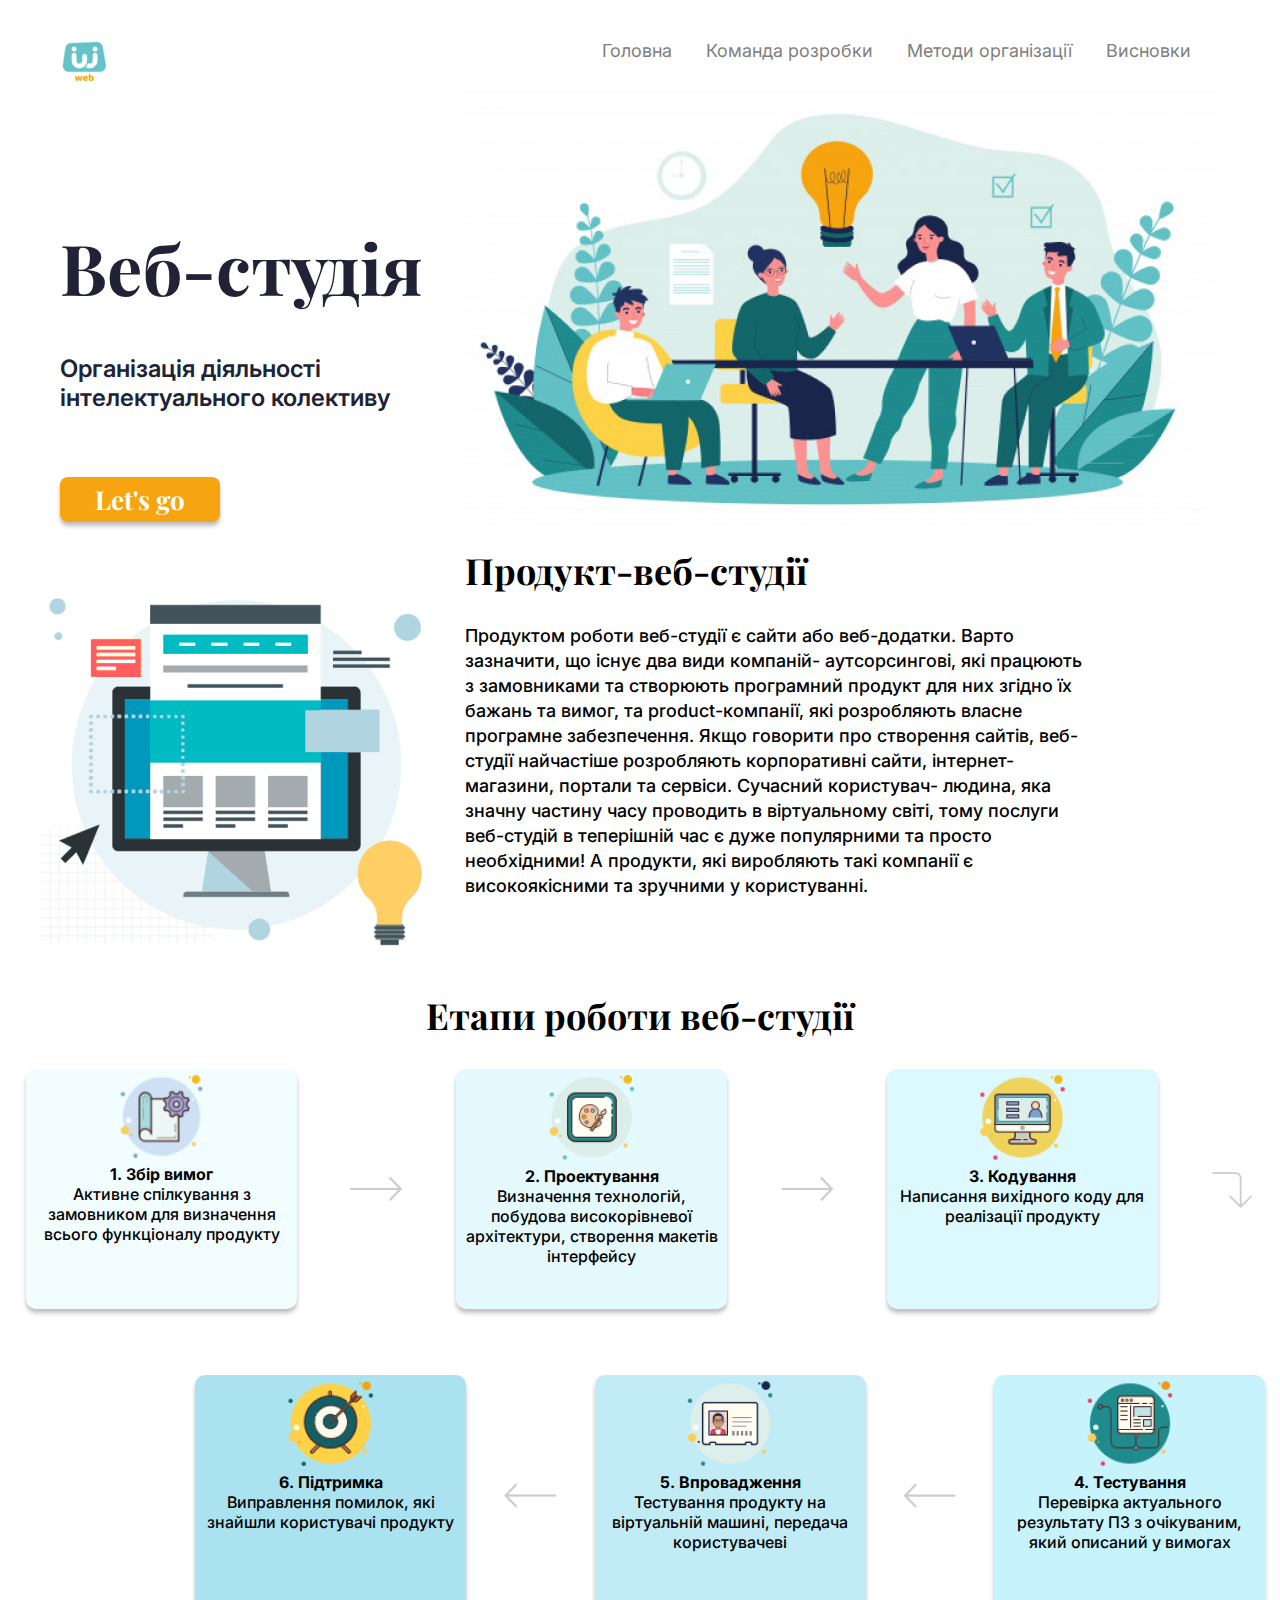
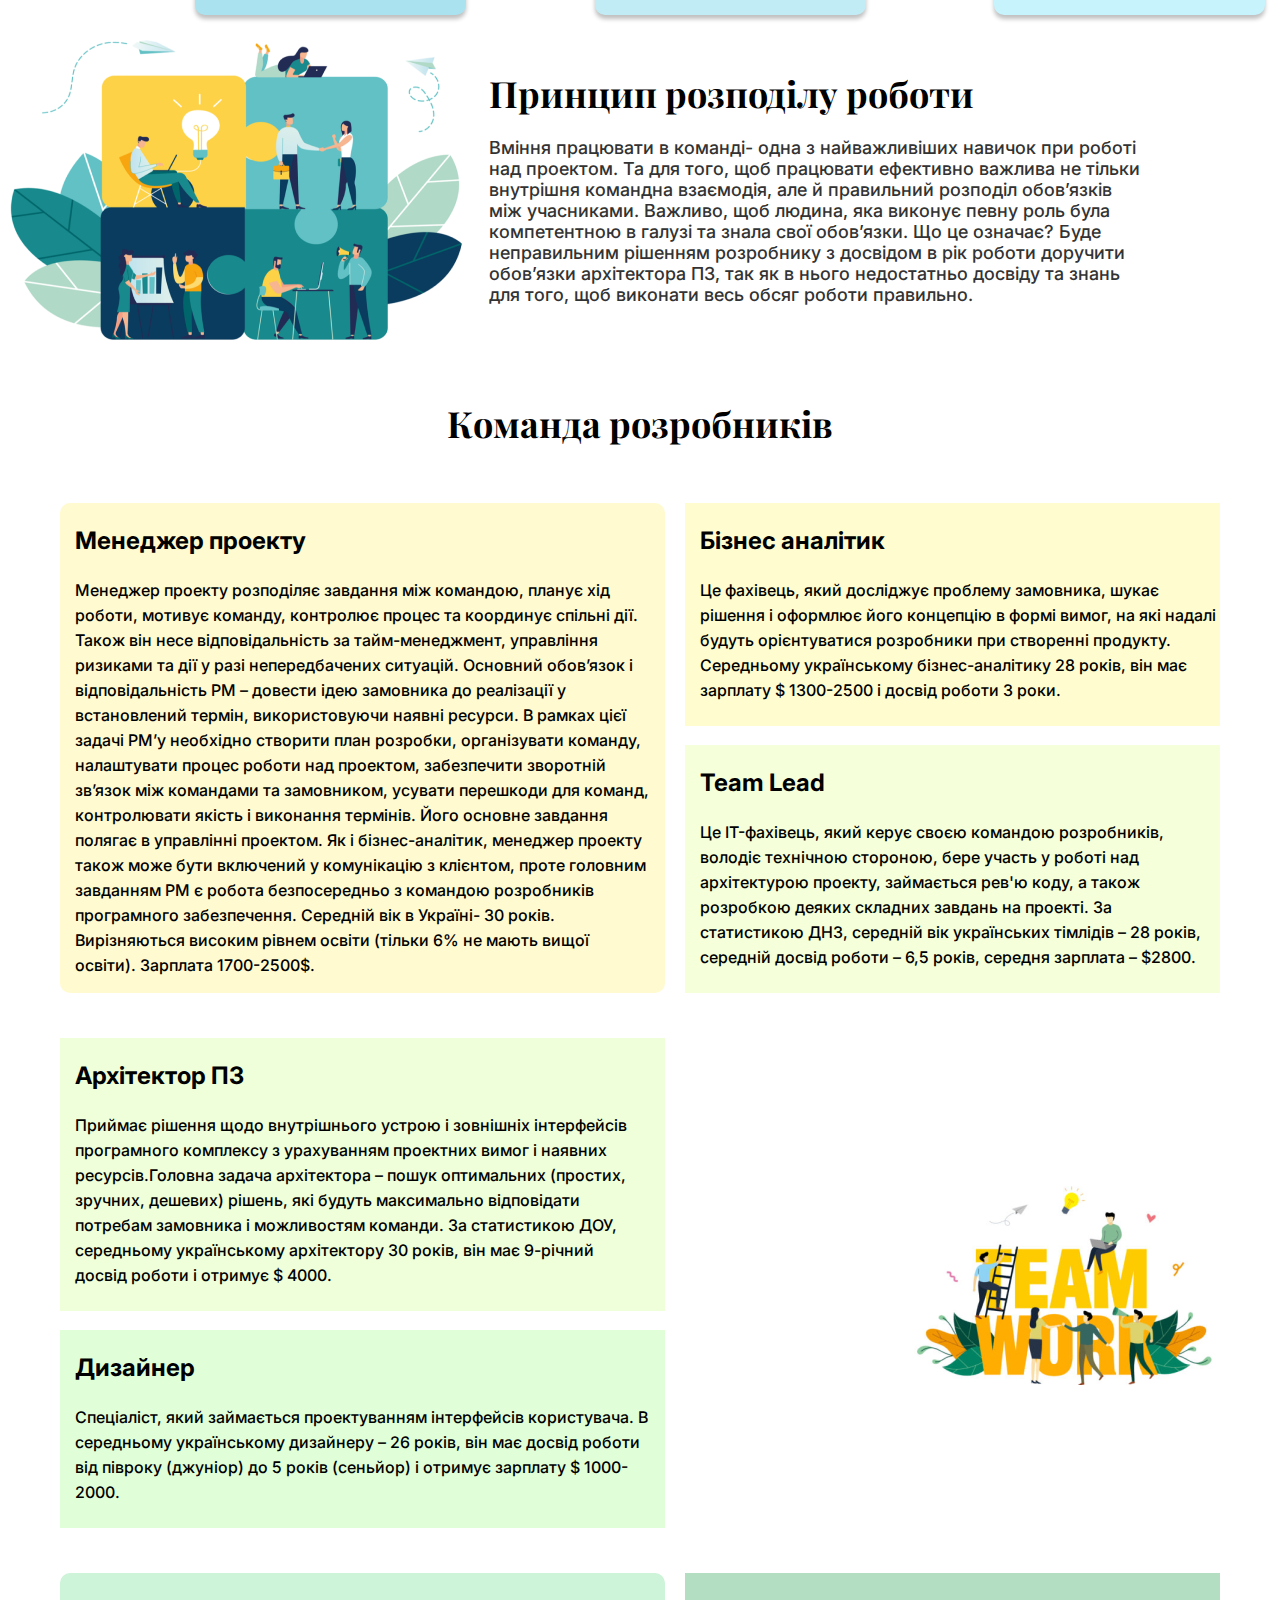
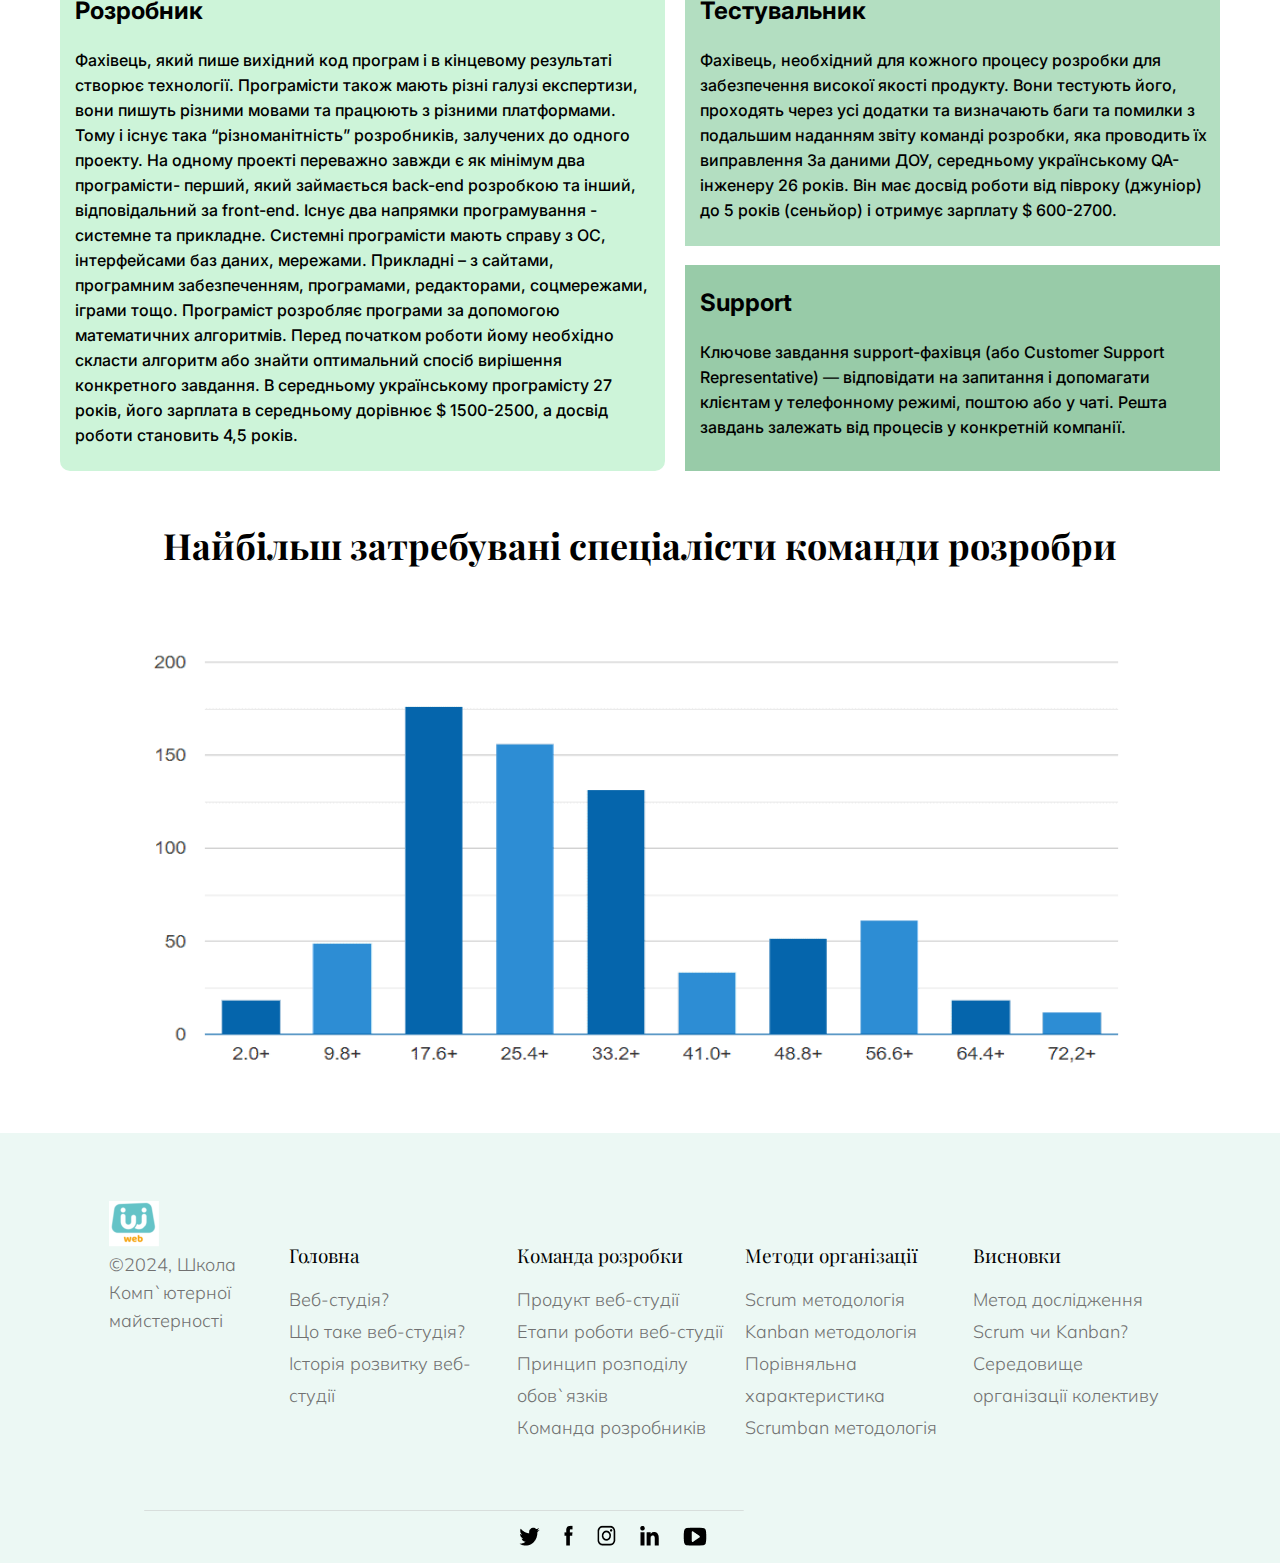
<file: web-studia/team.html>
<!DOCTYPE html>
<html lang="en">
<head>
	<meta charset="UTF-8">
	<meta name="viewport" content="width=device-width, initial-scale=1.0">
	<link rel="stylesheet" href="css/team_tablet.css">
	<link rel="stylesheet" href="css/team.css">
	<link rel="stylesheet" href="css/team_mobile.css">
	<link rel="preconnect" href="https://fonts.googleapis.com">
    <link rel="preconnect" href="https://fonts.gstatic.com" crossorigin>
    <link href="https://fonts.googleapis.com/css2?family=Playfair+Display:wght@500&display=swap" rel="stylesheet">
    <link rel="preconnect" href="https://fonts.googleapis.com">
    <link rel="preconnect" href="https://fonts.gstatic.com" crossorigin>
    <link href="https://fonts.googleapis.com/css2?family=Inter:wght@500&family=Playfair+Display:wght@500&display=swap" rel="stylesheet">
    <link rel="preconnect" href="https://fonts.googleapis.com">
    <link rel="preconnect" href="https://fonts.gstatic.com" crossorigin>
    <link href="https://fonts.googleapis.com/css2?family=Inter:wght@500&family=Mulish:wght@500&family=Playfair+Display:wght@500&display=swap" rel="stylesheet">
    <link rel="preconnect" href="https://fonts.googleapis.com">
    <link rel="preconnect" href="https://fonts.gstatic.com" crossorigin>
    <link href="https://fonts.googleapis.com/css2?family=Inter:wght@500&family=Mulish:wght@500&family=Playfair+Display:wght@500&display=swap" rel="stylesheet">
	<title>Команда розробки</title>
</head>
<body>
	<div class="cont">
		<header class="header">
			<nav class="nav">
				<a href=""><img src="img/logo.png" alt=""></a>
				<div class="nav_wraper">
					<a href="index.html" class="nav_text">Головна</a>
					<a href="team.html" class="nav_text">Команда розробки</a>
					<a href="method.html" class="nav_text">Методи організації</a>
					<a href="vysnovok.html" class="nav_text">Висновки</a>
				</div>
			</nav>
			<div class="burger_menu">
			<input class="input" type="checkbox" id="menu"/>
				<label class="label" for="menu">
					<span class="menu_yes"></span>
				</label>
				<ul class="meni">
     				<li class="li"><a href="index.html" class="nav_text">Головна</a></li>
     				<li class="li"><a href="team.html" class="nav_text">Команда розробки</a></li>
     				<li class="li"><a href="method.html" class="nav_text">Методи організації</a></li>
     				<li class="li"><a href="" class="nav_text">Висновки</a></li>
    			</ul>
		    </div>
		   <section class="web-studia">
			<div class="left_header">
				<h1 class="title_header">Веб-студія</h1>
				<h3 class="text_header">Організація діяльності інтелектуального колективу</h3>
				<button class="button">
					<span class="button_text">Let's go</span>
				</button>
			</div>
						<picture>
				<source srcset="img/lending-image-desktop1x.png 1x, img/lending-image-desktop2x.png 2x, img/lending-image-desktop3x.png 3x"media="(min-width: 1280px)"/>
			    <!-- <source srcset="img/1x.png 1x, img/2x.png 2x, img/3x.png 3x"media="
			    (min-width: 834px) (max-width= 1279px)"/> -->
			    <source srcset="img/lending-image-mobile1x.png 1x, img/lending-image-mobile2x.png 2x, img/lending-image-mobile3x.png 3x"media="(max-width: 833px)"/>
			     <img class="lending-image-photo" src="img/lending-image-mobile1x.png" alt=""> 
			</picture>
			</section>
	    </header>
        <div class="product">
        	<picture>
			<source srcset="img/website-design-animation1x.png 1x, img/website-design-animation2x.png 2x, img/website-design-animation3x.png 3x"media="(min-width: 1280px)"/>
			<source srcset="img/website_tablet1x.png 1x, img/website_tablet2x.png 2x, img/website_tablet3x.png 3x"media="
			 (min-width: 744px) (max-width= 1279px)" width="600px" height="300px"/>
			 <source srcset="img/website_mobile1x.png 1x, img/website_mobile2x.png 2x, img/website_mobile3x.png 3x"media="(max-width: 743px)"/>
			 <img class="" src="img/1x.png" alt=""> 
		</picture>
			<div class="product_text_cont">
				<h3 class="product_text_h3">Продукт-веб-студії</h3>
				<p class="product_text_p">Продуктом роботи веб-студії є сайти або веб-додатки. Варто зазначити, що існує два види компаній- аутсорсингові, які працюють з замовниками та створюють програмний продукт для них згідно їх бажань та вимог, та product-компанії, які розробляють власне програмне забезпечення. Якщо говорити про створення сайтів, веб-студії найчастіше розробляють корпоративні сайти, інтернет-магазини, портали та сервіси. Сучасний користувач- людина, яка значну частину часу проводить в віртуальному світі, тому послуги веб-студій в теперішній час є дуже популярними та просто необхідними! А продукти, які виробляють такі компанії є високоякісними та зручними у користуванні.</p>
			</div>
        </div>
        <div class="work_steps">
        	<h1 class="title_steps">Етапи роботи веб-студії</h1>
        	<section class="section221">
        		<div class="container2211">
        			<img src="img/icons8-zbir.png" alt="" class="icons8-zbir">
        			<h3 class="text_highlight343">1. Збір вимог</h3>
        			<p class="text_normal343">Активне спілкування з замовником для визначення всього функціоналу продукту</p>
        		</div>
        		<img class="down" src="img/icons8-arrow1.png" alt="">
        		<div class="container2212">
        			<img src="img/icons8-project.png" alt="">
        			<h3 class="text_highlight343">2. Проектування</h3>
        			<p class="text_normal343">Визначення технологій, побудова високорівневої архітектури, створення макетів інтерфейсу</p>
        		</div>
        		<img class="down" src="img/icons8-arrow2.png" alt="">
        		<div class="container2213">
        			<img src="img/icons8-coding.png" alt="">
        			<h3 class="text_highlight343">3. Кодування</h3>
        			<p class="text_normal343">Написання вихідного коду для реалізації продукту</p>
        		</div>
        		<img class="none" src="img/icons8-arrow3.png" alt="">
        		<img class="dow" src="img/icons8-arrow2.png" alt="">
        	</section>
        	<section class="section222">
        		<div class="container2221">
        			<img src="img/icons8-support.png" alt="">
        			<h3 class="text_highlight343">6. Підтримка</h3>
        			<p class="text_normal343">Виправлення помилок, які знайшли користувачі продукту</p>
        		</div>
        		<img class="werh" src="img/icons8-arrow5.png" alt="" class="arrowyes">
        		<div class="container2222">
        			<img src="img/icons8-vprovadjenya.png" alt="">
        			<h3 class="text_highlight343">5. Впровадження</h3>
        			<p class="text_normal343">Тестування продукту на віртуальній машині, передача користувачеві</p>
        		</div>
                <img class="werh" src="img/icons8-arrow4.png" alt="" class="arrowyes">
        		<div class="container2223">
        			<img src="img/icons8-testing.png" alt="" >
        			<h3 class="text_highlight343">4. Тестування</h3>
        			<p class="text_normal343">Перевірка актуального результату ПЗ з очікуваним, який описаний у вимогах</p>
        		</div>
        	</section>

        	<section class="new_container_1">
        		<div class="container2211">
        			<img src="img/icons8-zbir.png" alt="" class="icons8-zbir">
        			<h3 class="text_highlight343">1. Збір вимог</h3>
        			<p class="text_normal343">Активне спілкування з замовником для визначення всього функціоналу продукту</p>
        		</div>
        		<img class="down" src="img/icons8-arrow1.png" height="38px" alt="">
        		<div class="container2212">
        			<img src="img/icons8-project.png" alt="">
        			<h3 class="text_highlight343">2. Проектування</h3>
        			<p class="text_normal343">Визначення технологій, побудова високорівневої архітектури, створення макетів інтерфейсу</p>
        		</div>
        		<img class="none" src="img/icons8-arrow3.png" height="38px" alt="">    		
        	</section>
        	<section class="new_container_2">
        		<div class="container2213">
        			<img src="img/icons8-coding.png" alt="">
        			<h3 class="text_highlight343">3. Кодування</h3>
        			<p class="text_normal343">Написання вихідного коду для реалізації продукту</p>
        		</div>	
        		<img class="werh" src="img/icons8-arrow4.png" height="38px" alt="" class="arrowyes">
        		<div class="container2223">
        			<img src="img/icons8-testing.png" alt="" >
        			<h3 class="text_highlight343">4. Тестування</h3>
        			<p class="text_normal343">Перевірка актуального результату ПЗ з очікуваним, який описаний у вимогах</p>
        		</div>
        		<img class="non" src="img/icons8-arrow9.png" alt="">
        		</section>
        		<section class="new_container_3">
        		<div class="container2222">
        			<img src="img/icons8-vprovadjenya.png" alt="">
        			<h3 class="text_highlight343">5. Впровадження</h3>
        			<p class="text_normal343">Тестування продукту на віртуальній машині, передача користувачеві</p>
        		</div>
        		<img class="down" src="img/icons8-arrow1.png" height="38px" alt="">
        		<div class="container2221">
        			<img src="img/icons8-support.png" alt="">
        			<h3 class="text_highlight343">6. Підтримка</h3>
        			<p class="text_normal343">Виправлення помилок, які знайшли користувачі продукту</p>
        		</div>
        		</section>
        	
        </div>
        <div class="prunzup_work">
        	<img src="img/image1-square.png" alt="">
        	<div class="prunzup_text_cont">
				<h3 class="prunzup_text_h3">Принцип розподілу роботи</h3>
				<p class="prunzup_text_p">Вміння працювати в команді- одна з найважливіших навичок при роботі над проектом. Та для того, щоб працювати ефективно важлива не тільки внутрішня командна взаємодія, але й правильний розподіл обов’язків між учасниками. Важливо, щоб людина, яка виконує певну роль була компетентною в галузі та знала свої обов’язки. Що це означає? Буде неправильним рішенням розробнику з досвідом в рік роботи доручити обов’язки архітектора ПЗ, так як в нього недостатньо досвіду та знань для того, щоб виконати весь обсяг роботи правильно.</p>
			</div>
        </div>
        <div class="team_developer">
        	<h3 class="team_developer_h3">Команда розробників</h3>
        	<ul class="list">
        		<li class="item">
        			<input type="checkbox" id="tabs_one" class="item_input" name=""/>
        			<label for="tabs_one" class="item_label">
        				Менеджер проекту
        			</label>
        			<p class="item_text">Менеджер проекту розподіляє завдання між командою, планує хід роботи, мотивує команду, контролює процес та координує спільні дії. Також він несе відповідальність за тайм-менеджмент, управління ризиками та дії у разі непередбачених ситуацій. Основний обов’язок і відповідальність PM – довести ідею замовника до реалізації у встановлений термін, використовуючи наявні ресурси. В рамках цієї задачі PM’у необхідно створити план розробки, організувати команду, налаштувати процес роботи над проектом, забезпечити зворотній зв’язок між командами та замовником, усувати перешкоди для команд, контролювати якість і виконання термінів. Його основне завдання полягає в управлінні проектом. Як і бізнес-аналітик, менеджер проекту також може бути включений у комунікацію з клієнтом, проте головним завданням PM є робота безпосередньо з командою розробників програмного забезпечення. Середній вік в Україні- 30 років. Вирізняються високим рівнем освіти (тільки 6% не мають вищої освіти). Зарплата 1700-2500$.</p>
        		</li>
        		<li class="item">
        			<input type="checkbox" id="tabs_two" class="item_input" name=""/>
        			<label for="tabs_two" class="item_label">Бізнес аналітик</label>
        			<p class="item_text">Це фахівець, який досліджує проблему замовника, шукає рішення і оформлює його концепцію в формі вимог, на які надалі будуть орієнтуватися розробники при створенні продукту. Середньому українському бізнес-аналітику 28 років, він має зарплату $ 1300-2500 і досвід роботи 3 роки.</p>
        		</li>
        		<li class="item">
        			<input type="checkbox" id="tabs_three" class="item_input" name=""/>
        			<label for="tabs_three" class="item_label">Team Lead</label>
        			<p class="item_text">Це IT-фахівець, який керує своєю командою розробників, володіє технічною стороною, бере участь у роботі над архітектурою проекту, займається рев'ю коду, а також розробкою деяких складних завдань на проекті. За статистикою ДНЗ, середній вік українських тімлідів – 28 років, середній досвід роботи – 6,5 років, середня зарплата – $2800.</p>
        		</li>
        		<li class="item">
        			<input type="checkbox" id="tabs_four" class="item_input" name=""/>
        			<label for="tabs_four" class="item_label">Архітектор ПЗ</label>
        			<p class="item_text">Приймає рішення щодо внутрішнього устрою і зовнішніх інтерфейсів програмного комплексу з урахуванням проектних вимог і наявних ресурсів.Головна задача архітектора – пошук оптимальних (простих, зручних, дешевих) рішень, які будуть максимально відповідати потребам замовника і можливостям команди. За статистикою ДОУ, середньому українському архітектору 30 років, він має 9-річний досвід роботи і отримує $ 4000.</p>
        		</li>
        		<li class="item">
        			<input type="checkbox" id="tabs_five" class="item_input" name=""/>
        			<label for="tabs_five" class="item_label">Дизайнер</label>
        			<p class="item_text">Спеціаліст, який займається проектуванням інтерфейсів користувача. В середньому українському дизайнеру – 26 років, він має досвід роботи від півроку (джуніор) до 5 років (сеньйор) і отримує зарплату $ 1000-2000.</p>
        		</li>
        		<li class="item">
        			<input type="checkbox" id="tabs_six" class="item_input" name=""/>
        			<label for="tabs_six" class="item_label">Розробник</label>
        			<p class="item_text">Фахівець, який пише вихідний код програм і в кінцевому результаті створює технології. Програмісти також мають різні галузі експертизи, вони пишуть різними мовами та працюють з різними платформами. Тому і існує така “різноманітність” розробників, залучених до одного проекту. На одному проекті переважно завжди є як мінімум два програмісти- перший, який займається back-end розробкою та інший, відповідальний за front-end. Існує два напрямки програмування - системне та прикладне. Системні програмісти мають справу з ОС, інтерфейсами баз даних, мережами. Прикладні – з сайтами, програмним забезпеченням, програмами, редакторами, соцмережами, іграми тощо. Програміст розробляє програми за допомогою математичних алгоритмів. Перед початком роботи йому необхідно скласти алгоритм або знайти оптимальний спосіб вирішення конкретного завдання. В середньому українському програмісту 27 років, його зарплата в середньому дорівнює $ 1500-2500, а досвід роботи становить 4,5 років.</p>
        		</li>
        		<li class="item">
        			<input type="checkbox" id="tabs_seven" class="item_input" name=""/>
        			<label for="tabs_seven" class="item_label">Тестувальник</label>
        			<p class="item_text">Фахівець, необхідний для кожного процесу розробки для забезпечення високої якості продукту. Вони тестують його, проходять через усі додатки та визначають баги та помилки з подальшим наданням звіту команді розробки, яка проводить їх виправлення За даними ДОУ, середньому українському QA-інженеру 26 років. Він має досвід роботи від півроку (джуніор) до 5 років (сеньйор) і отримує зарплату $ 600-2700.</p>
        		</li>
        		<li class="item">
        			<input type="checkbox" id="tabs_eight" class="item_input" name=""/>
        			<label for="tabs_eight" class="item_label">Support</label>
        			<p class="item_text">Ключове завдання support-фахівця (або Customer Support Representative) — відповідати на запитання і допомагати клієнтам у телефонному режимі, поштою або у чаті. Решта завдань залежать від процесів у конкретній компанії.</p>
        		</li>
        	</ul>
        	<div class="team_developer_abzaz_text_cont">
        		<section class="team_developer_abzaz_text_section">
        			<div class="meneger">
        				<h5 class="team_developer_abzaz_text_section_h5">Менеджер проекту</h5>
        				<p class="big_text_block_p">Менеджер проекту розподіляє завдання між командою, планує хід роботи, мотивує команду, контролює процес та координує спільні дії. Також він несе відповідальність за тайм-менеджмент, управління ризиками та дії у разі непередбачених ситуацій. Основний обов’язок і відповідальність PM – довести ідею замовника до реалізації у встановлений термін, використовуючи наявні ресурси. В рамках цієї задачі PM’у необхідно створити план розробки, організувати команду, налаштувати процес роботи над проектом, забезпечити зворотній зв’язок між командами та замовником, усувати перешкоди для команд, контролювати якість і виконання термінів. Його основне завдання полягає в управлінні проектом. Як і бізнес-аналітик, менеджер проекту також може бути включений у комунікацію з клієнтом, проте головним завданням PM є робота безпосередньо з командою розробників програмного забезпечення. Середній вік в Україні- 30 років. Вирізняються високим рівнем освіти (тільки 6% не мають вищої освіти). Зарплата 1700-2500$.</p>
        			</div>
        			<div class="two_propheshens">
        				<div class="bisnes_analityk">
        					<h5 class="team_developer_abzaz_text_section_h5">Бізнес аналітик</h5>
                            <p class="medium_text_block_p">Це фахівець, який досліджує проблему замовника, шукає рішення і оформлює його концепцію в формі вимог, на які надалі будуть орієнтуватися розробники при створенні продукту. Середньому українському бізнес-аналітику 28 років, він має зарплату $ 1300-2500 і досвід роботи 3 роки.</p>         
        				</div>
        				<div class="team_lead">
        					<h5 class="team_developer_abzaz_text_section_h5">Team Lead</h5>
                            <p class="medium_text_block_p">Це IT-фахівець, який керує своєю командою розробників, володіє технічною стороною, бере участь у роботі над архітектурою проекту, займається рев'ю коду, а також розробкою деяких складних завдань на проекті. За статистикою ДНЗ, середній вік українських тімлідів – 28 років, середній досвід роботи – 6,5 років, середня зарплата – $2800.</p>
        				</div>
        			</div>
        		</section>
        		<section class="team_developer_abzaz_text_section_two">
        			<div class="two_propheshens_two">
        				<div class="arxitector">
        					<h5 class="team_developer_abzaz_text_section_h5">Архітектор ПЗ</h5>
                            <p class="big_text_block_p">Приймає рішення щодо внутрішнього устрою і зовнішніх інтерфейсів програмного комплексу з урахуванням проектних вимог і наявних ресурсів.Головна задача архітектора – пошук оптимальних (простих, зручних, дешевих) рішень, які будуть максимально відповідати потребам замовника і можливостям команди. За статистикою ДОУ, середньому українському архітектору 30 років, він має 9-річний досвід роботи і отримує $ 4000.</p>
        				</div>
        				<div class="dizainer">
        					<h5 class="team_developer_abzaz_text_section_h5">Дизайнер</h5>
                            <p class="big_text_block_p">Спеціаліст, який займається проектуванням інтерфейсів користувача. В середньому українському дизайнеру – 26 років, він має досвід роботи від півроку (джуніор) до 5 років (сеньйор) і отримує зарплату $ 1000-2000.</p>
        				</div>
        			</div>
        			<source srcset="img/team_work1x.png 1x, img/team_work2x.png 2x, img/team_work3x.png 3x"media="(min-width: 1280px)"/>
				    <!-- <source srcset="img/1x.png 1x, img/2x.png 2x, img/3x.png 3x"media="
				    (min-width: 834px) (max-width= 1279px)"/> -->
				    <source srcset="img/team_work_mobile1x.png 1x, img/team_work_mobile2x.png 2x, img/team_work_mobile3x.png 3x"media="(max-width: 833px)"/>
				     <img class="team_work_mobile" src="img/team_work_mobile1x.png" alt=""> 
        		</section>
        		<section class="team_developer_abzaz_text_section_three">
        			<div class="rozrobnyk">
        				<h5 class="team_developer_abzaz_text_section_h5">Розробник</h5>
                        <p class="big_text_block_p">Фахівець, який пише вихідний код програм і в кінцевому результаті створює технології. Програмісти також мають різні галузі експертизи, вони пишуть різними мовами та працюють з різними платформами. Тому і існує така “різноманітність” розробників, залучених до одного проекту. На одному проекті переважно завжди є як мінімум два програмісти- перший, який займається back-end розробкою та інший, відповідальний за front-end. Існує два напрямки програмування - системне та прикладне. Системні програмісти мають справу з ОС, інтерфейсами баз даних, мережами. Прикладні – з сайтами, програмним забезпеченням, програмами, редакторами, соцмережами, іграми тощо. Програміст розробляє програми за допомогою математичних алгоритмів. Перед початком роботи йому необхідно скласти алгоритм або знайти оптимальний спосіб вирішення конкретного завдання. В середньому українському програмісту 27 років, його зарплата в середньому дорівнює $ 1500-2500, а досвід роботи становить 4,5 років.</p>
        			</div>
        			<div class="two_propheshens_three">
        				<div class="testuvalnyk">
        					<h5 class="team_developer_abzaz_text_section_h5">Тестувальник</h5>
                            <p class="medium_text_block_p">Фахівець, необхідний для кожного процесу розробки для забезпечення високої якості продукту. Вони тестують його, проходять через усі додатки та визначають баги та помилки з подальшим наданням звіту команді розробки, яка проводить їх виправлення За даними ДОУ, середньому українському QA-інженеру 26 років. Він має досвід роботи від півроку (джуніор) до 5 років (сеньйор) і отримує зарплату $ 600-2700.</p>
        				</div>
        				<div class="suport">
        					<h5 class="team_developer_abzaz_text_section_h5">Support</h5>
                            <p class="smol_text_block_p">Ключове завдання support-фахівця (або Customer Support Representative) — відповідати на запитання і допомагати клієнтам у телефонному режимі, поштою або у чаті. Решта завдань залежать від процесів у конкретній компанії.</p>
        				</div>
        			</div>
        		</section>
        	</div>
        </div>
        <div class="diagram_specialist">
        	<h1 class="title_diagram">Найбільш затребувані спеціалісти команди розробри</h1>
        	<picture>
				<source srcset="img/graph-desktop1x.png 1x, img/graph-desktop2x.png 2x, img/graph-desktop3x.png 3x"media="(min-width: 1280px)"/>
			    <source srcset="img/зображення@1x.png 1x, img/зображення@2x.png 2x, img/зображення@3x.png 3x" media="(min-width: 744px) and (max-width: 1279px)">
			    <source srcset="img/graph-mobile1x.png 1x, img/graph-mobile2x.png 2x, img/graph-mobile3x.png 3x"media="(max-width: 833px)"/>
			     <img class="diagram" src="img/graph-mobile1x.png" alt=""> 
			</picture>
        </div>
	    <footer class="footer">
		   	<div class="one">
		   		<img src="img/logo.png" class="logotwo" width="50px"
		   		height="46px">
		   	    <p class="footer_p_text_mini">©2024, Школа Комп`ютерної майстерності</p>
		   	    <img class="rect" src="img/Rectangle 57.png" width="977px" height="4px">
		   	    <div class="perexod">
		   	           <a href="https://twitter.com/?lang=uk"><img class="social" src="img/tw.png" class=""></a>
		   	           <a href="https://www.facebook.com/?locale=uk_UA"><img class="social" src="img/fe.png" class=""></a>
		   	           <a href="https://www.instagram.com"><img src="img/in.png" class="social"></a>
		   	           <a href="https://ua.linkedin.com"><img src="img/l.png" class="social"></a>
		   	           <a href="https://www.youtube.com"><img src="img/yu.png" class="social"></a>
		   	    </div>
			</div>
			<div class="cont_block_2345">
				<div class="two">
			    <h5 class="footer_block_h5">Головна</h5>
			    <div class="footer_block_p_text_mini">
			    	<p class="footer_p_text">Веб-студія?</p>
				   	<p class="footer_p_text"> Що таке веб-студія?</p>
				   	<p class="footer_p_text"> Історія розвитку веб-студії</p>
			    </div>		   	
			</div>
			<div class="three">
			    <h5 class="footer_block_h5">Команда розробки</h5>
			    <div class="footer_block_p_text">
			    	<p class="footer_p_text">Продукт веб-студії</p>
				    <p class="footer_p_text">Етапи роботи веб-студії</p>
				    <p class="footer_p_text">Принцип розподілу обов`язків</p>
				    <p class="footer_p_text">Команда розробників</p>
				</div>
			</div>
			<div class="four">
				<h5 class="footer_block_h5">Методи організації</h5>
				<div class="footer_block_p_text">
					<p class="footer_p_text">Scrum методологія</p>
					<p class="footer_p_text">Kanban методологія</p>
					<p class="footer_p_text">Порівняльна характеристика</p>
					<p class="footer_p_text">Scrumban методологія</p>
			    </div>	
			</div>
			<div class="five">
			    <h5 class="footer_block_h5">Висновки</h5>
			    <div class="footer_block_p_text_mini two_mini">
			    	<p class="footer_p_text">Метод дослідження</p>
					<p class="footer_p_text">Scrum чи Kanban?</p>
				    <p class="footer_p_text">Середовище організації колективу </p>
			    </div>
			</div>
			</div>
        </footer>
	</div>
</body>
</html>
</file>
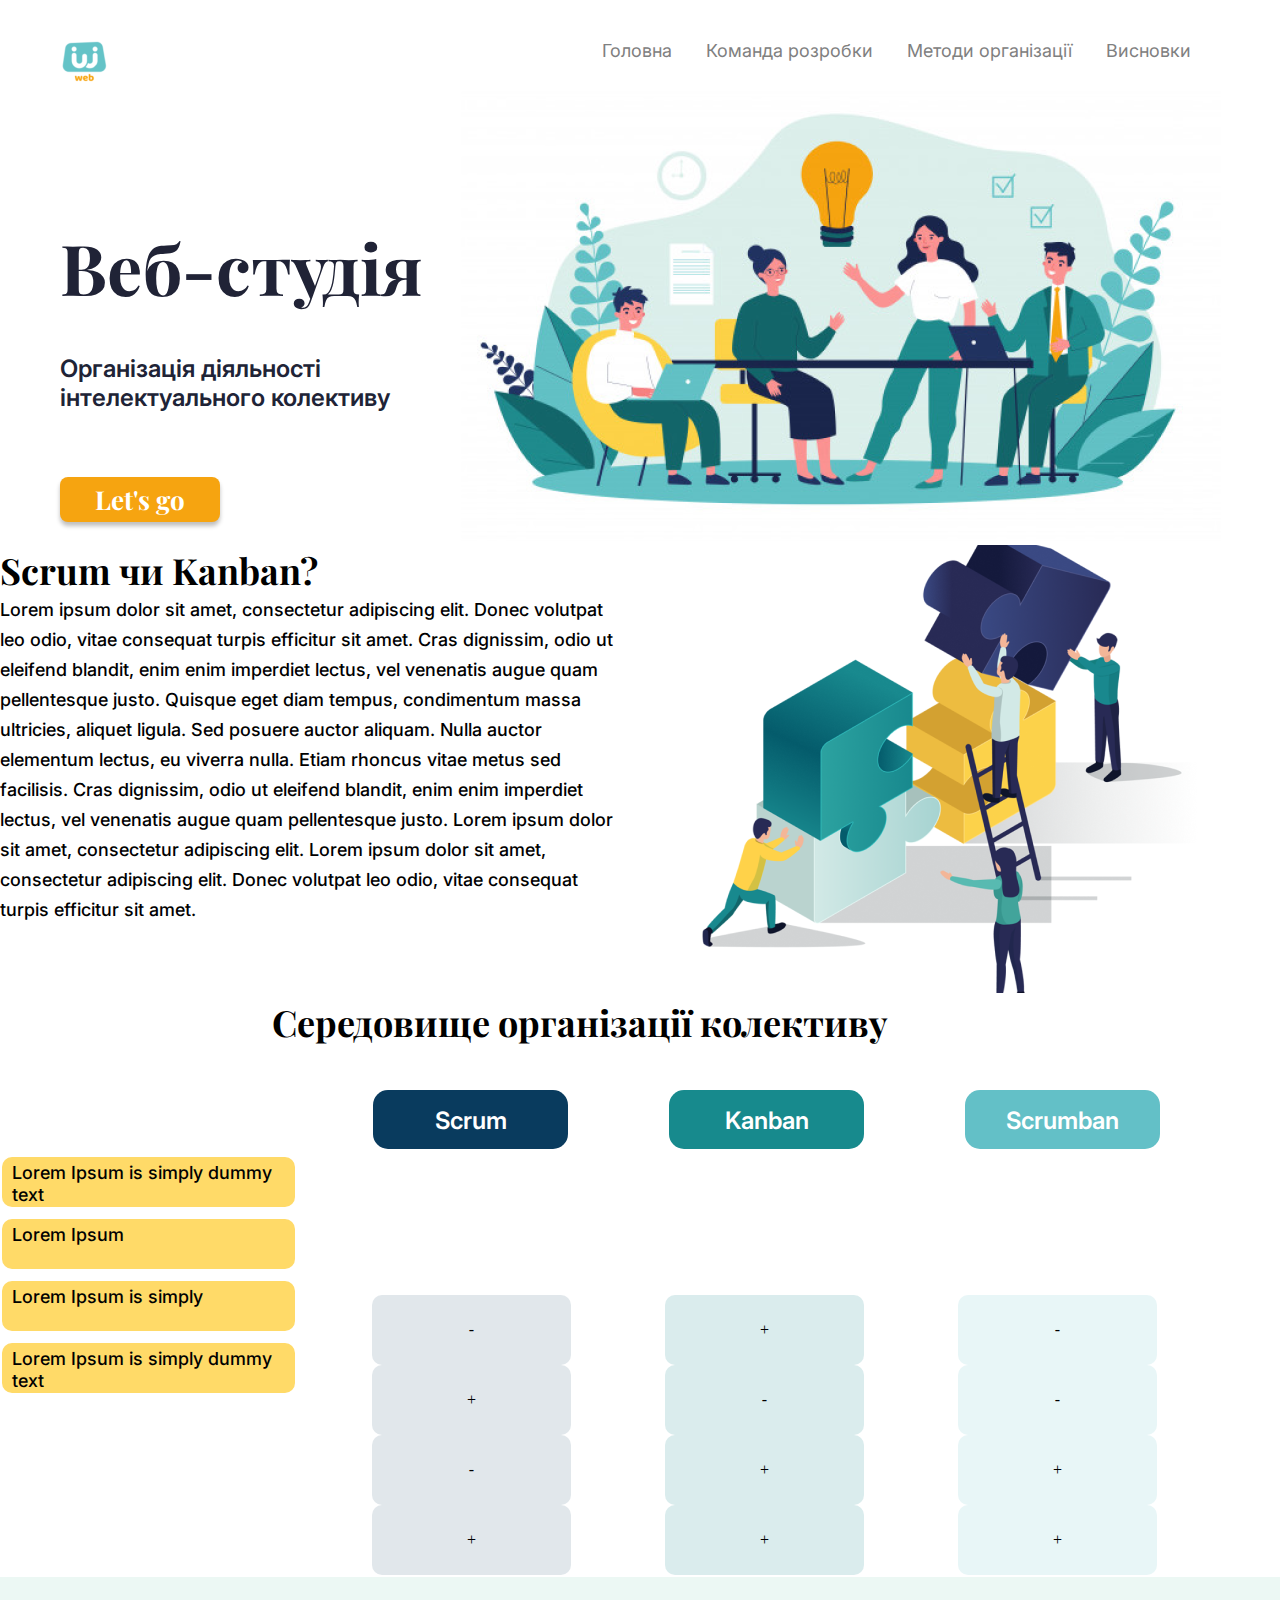
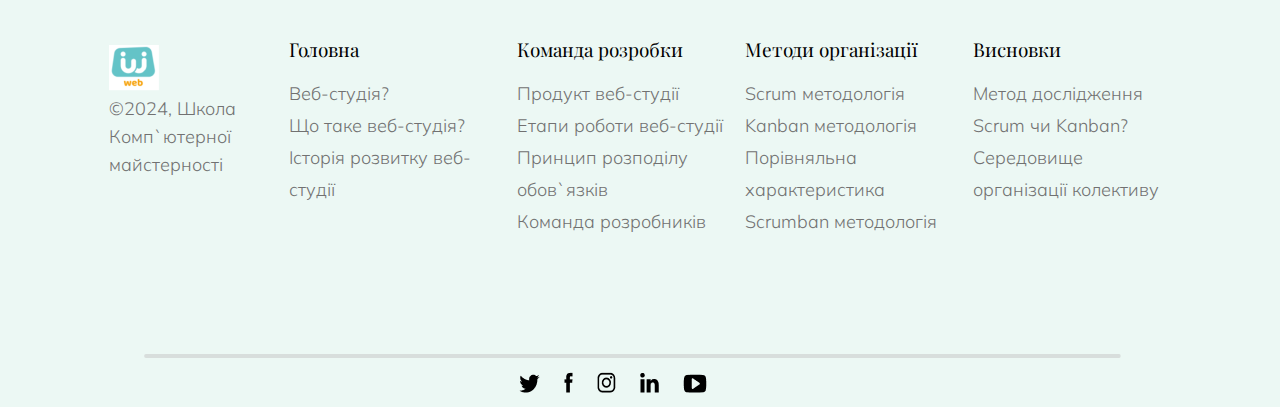
<file: web-studia/vysnovok.html>
<!DOCTYPE html>
<html lang="en">
<head>
	<meta charset="UTF-8">
	<meta name="viewport" content="width=device-width, initial-scale=1.0">
	<link rel="stylesheet" href="css/vysnovok.css">
	<link rel="stylesheet" href="css/vysnovok_tablet.css">
	<link rel="stylesheet" href="css/vysnovok_mobile.css">
	<link rel="preconnect" href="https://fonts.googleapis.com">
    <link rel="preconnect" href="https://fonts.gstatic.com" crossorigin>
    <link href="https://fonts.googleapis.com/css2?family=Playfair+Display:wght@500&display=swap" rel="stylesheet">
    <link rel="preconnect" href="https://fonts.googleapis.com">
    <link rel="preconnect" href="https://fonts.gstatic.com" crossorigin>
    <link href="https://fonts.googleapis.com/css2?family=Inter:wght@500&family=Playfair+Display:wght@500&display=swap" rel="stylesheet">
    <link rel="preconnect" href="https://fonts.googleapis.com">
    <link rel="preconnect" href="https://fonts.gstatic.com" crossorigin>
    <link href="https://fonts.googleapis.com/css2?family=Inter:wght@500&family=Mulish:wght@500&family=Playfair+Display:wght@500&display=swap" rel="stylesheet">
    <link rel="preconnect" href="https://fonts.googleapis.com">
    <link rel="preconnect" href="https://fonts.gstatic.com" crossorigin>
    <link href="https://fonts.googleapis.com/css2?family=Inter:wght@500&family=Mulish:wght@500&family=Playfair+Display:wght@500&display=swap" rel="stylesheet">
	<title>Висновки</title>
</head>
<body>
	<div class="cont">
		<header class="header">
			<nav class="nav">
				<a href=""><img src="img/logo.png" alt=""></a>
				<div class="nav_wraper">
					<a href="index.html" class="nav_text">Головна</a>
					<a href="team.html" class="nav_text">Команда розробки</a>
					<a href="method.html" class="nav_text">Методи організації</a>
					<a href="vysnovok.html" class="nav_text">Висновки</a>
				</div>
			</nav>
			<div class="burger_menu">
			<input class="input" type="checkbox" id="menu"/>
				<label for="menu">
					<span class="menu_yes"></span>
				</label>
				<ul class="meni">
					<li><a href="index.html" class="nav_text">Головна</a></li>
					<li><a href="team.html" class="nav_text">Команда розробки</a></li>
					<li><a href="" class="nav_text">Методи організації</a></li>
					<li><a href="" class="nav_text">Висновки</a></li>	
    			</ul>
		    </div>
		<section class="web-studia">
			<div class="left_header">
				<h1 class="title_header">Веб-студія</h1>
				<h3 class="text_header">Організація діяльності інтелектуального колективу</h3>
				<button class="button">
					<span class="button_text">Let's go</span>
				</button>
			</div>
			<picture>
				<source srcset="img/lending-image-desktop1x.png 1x, img/lending-image-desktop2x.png 2x, img/lending-image-desktop3x.png 3x"media="(min-width: 1280px)"/>
			    <source srcset="img/lending-image-tablet1x.png 1x, img/lending-image-tablet2x.png 2x, img/lending-image-tablet3x.png 3x"media="
			    (min-width: 744px) (max-width= 1279px)"/>
			    <source srcset="img/lending-image-mobile1x.png 1x, img/lending-image-mobile2x.png 2x, img/lending-image-mobile3x.png 3x"media="(max-width: 743px)"/>
			     <img class="lending-image-photo" src="img/lending-image-mobile1x.png" alt=""> 
			</picture>
			</section>
	    </header>
	    <section class="section2">
            <div class="left">
                <h1 class="leftitle">Scrum чи Kanban?</h1>
                <p class="text">Lorem ipsum dolor sit amet, consectetur adipiscing elit. Donec volutpat leo odio, vitae consequat turpis efficitur sit amet. Cras dignissim, odio ut eleifend blandit, enim enim imperdiet lectus, vel venenatis augue quam pellentesque justo. Quisque eget diam tempus, condimentum massa ultricies, aliquet ligula. 
                    Sed posuere auctor aliquam. Nulla auctor elementum lectus, eu viverra nulla. Etiam rhoncus vitae metus sed facilisis. Cras dignissim, odio ut eleifend blandit, enim enim imperdiet lectus, vel venenatis augue quam pellentesque justo. Lorem ipsum dolor sit amet, consectetur adipiscing elit. Lorem ipsum dolor sit amet, consectetur adipiscing elit. Donec volutpat leo odio, vitae consequat turpis efficitur sit amet.</p>
            </div>
            <div class="right">
                <picture>
                    <source srcset="img/zaebumba@1x.png 1x, img/zaebumba@2x.png 2x, img/zaebumba@3x.png 3x">
                    <img src="img/zaebumba@1x.png" alt="">
                </picture>
            </div>
        </section>
        <div class="seredovyshe">
        	<h3 class="seredovyshe_h3">Середовище організації колективу</h3>

        	<table class="table">

        		<tr class="th_scrum_cont">
        			<th class="th_scrum">Scrum</th>
        		    <th class="th_scrum_2">Kanban</th>
        		    <th class="th_scrum_3">Scrumban</th>
        	   </tr>
        	   <tr class="tr_cont">
        	   	<th class="th">Lorem Ipsum is simply dummy text </th>
        	   	<th class="th">Lorem Ipsum</th>
        	   	<th class="th">Lorem Ipsum is simply  </th>
        	   	<th class="th">Lorem Ipsum is simply dummy text </th>
        	   </tr>
                
        		<tr class="tr">
        			<td class="td">-</td>
        			<td class="td_two">+</td>
        			<td class="td_three">-</td>
        		</tr>
        		<tr class="tr">
        			<td class="td">+</td>
        			<td class="td_two">-</td>
        			<td class="td_three">-</td>
        		</tr>
        		<tr class="tr">
        			<td class="td">-</td>
        			<td class="td_two">+</td>
        			<td class="td_three">+</td>
        		</tr>
        		<tr class="tr">
        			<td class="td">+</td>
        			<td class="td_two">+</td>
        			<td class="td_three">+</td>
        		</tr>
        	</table>
        </div>
	    		<footer class="footer">
		   	<div class="one">
		   		<img src="img/logo.png" class="logotwo" width="50px"
		   		height="46px">
		   	    <p class="footer_p_text_mini">©2024, Школа Комп`ютерної майстерності</p>
		   	    <img class="rect" src="img/Rectangle 57.png" width="977px" height="4px">
		   	    <div class="perexod">
		   	           <a href="https://twitter.com/?lang=uk"><img class="social" src="img/tw.png" class=""></a>
		   	           <a href="https://www.facebook.com/?locale=uk_UA"><img class="social" src="img/fe.png" class=""></a>
		   	           <a href="https://www.instagram.com"><img src="img/in.png" class="social"></a>
		   	           <a href="https://ua.linkedin.com"><img src="img/l.png" class="social"></a>
		   	           <a href="https://www.youtube.com"><img src="img/yu.png" class="social"></a>
		   	    </div>
			</div>
			<div class="cont_block_2345">
				<div class="two">
			    <h5 class="footer_block_h5">Головна</h5>
			    <div class="footer_block_p_text_mini">
			    	<p class="footer_p_text">Веб-студія?</p>
				   	<p class="footer_p_text"> Що таке веб-студія?</p>
				   	<p class="footer_p_text"> Історія розвитку веб-студії</p>
			    </div>		   	
			</div>
			<div class="three">
			    <h5 class="footer_block_h5">Команда розробки</h5>
			    <div class="footer_block_p_text">
			    	<p class="footer_p_text">Продукт веб-студії</p>
				    <p class="footer_p_text">Етапи роботи веб-студії</p>
				    <p class="footer_p_text">Принцип розподілу обов`язків</p>
				    <p class="footer_p_text">Команда розробників</p>
				</div>
			</div>
			<div class="four">
				<h5 class="footer_block_h5">Методи організації</h5>
				<div class="footer_block_p_text">
					<p class="footer_p_text">Scrum методологія</p>
					<p class="footer_p_text">Kanban методологія</p>
					<p class="footer_p_text">Порівняльна характеристика</p>
					<p class="footer_p_text">Scrumban методологія</p>
			    </div>	
			</div>
			<div class="five">
			    <h5 class="footer_block_h5">Висновки</h5>
			    <div class="footer_block_p_text_mini two_mini">
			    	<p class="footer_p_text">Метод дослідження</p>
					<p class="footer_p_text">Scrum чи Kanban?</p>
				    <p class="footer_p_text">Середовище організації колективу </p>
			    </div>
			</div>
			</div>
        </footer>
	</div>
</body>
</html>
</file>
<file: illia Ukrain after the victory/css/style.css>
*{
    margin: 0 auto;
    padding: 0;
    box-sizing: border-box;
    font-family: 'Jura', sans-serif;
}

.cont{
	width: 1240px;
}
/*початок першого блоку*/

.header{
	width: 1240px;
	height: 745px;
}
.main{
	width: 500px;
	height: 468px;
	display: inline-block;
}
.image{
	display: inline-block;
}
.nav{
	width: 390px;
	height: 60px;
}
.ul{
	width: 300px;
	height: 20px;
	float: left;
}
a{
	text-decoration: none;
}
.h1{
	font-size: 80px;
	margin-top: 70px;
}
.h2{
	font-size: 40px;
}
.gogl{
    width: 270px;
    height: 40px;
    padding: 10px;
    border-radius: 5px;
    background: lightblue;
    display: inline-block;
}
.gogl:hover {
	background: yellow;
}

/*кінець першого блоку*/

/*початок другого блоку*/
.maineges{
	width: 1240px;
	height: 430px;
	background: #f5f5f5;
}
.h3{
    text-align: center;
	font-size: 24px;
}
.ula{
    width: 1110px;
    height: 250px;
	margin-top: 50px;
	margin-left: 70px;
}
.imojase{
	margin-left: 10px;
	display: inline-block;
}
.h8{
	margin-top: 10px;
	margin-bottom: 20px;
	display: inline-block;
}
.tecst{
	margin-bottom: 20px;
}
.e{
	margin-left: 100px;
}
.section{
	width: 260px;
	height: 250px;
	background: white;
	padding: 15px;
	margin-right: 20px;
	float: left;
	display: inline-block;
}
.section:last-child{
	margin-right: 0;
}
.section:hover{
	background: blue;
	color: white;
}

/*кінець другого блоку*/


/*початок третього блоку*/
.kozak{
	width: 1240px;
	height: 500px;
	padding-top: 41px;
}
.ule{
	margin-top: 20px;
	width: 1120px;
	height: 180px;
}
.blue{
	width: 530px;
	height: 180px;
	background: blue;
	margin-right: 20px;
	display: inline-block;
	border-radius: 10px;
	float: left;
}
.h75{
	margin-left: 10px;
	margin-top: 20px;
	float: left;
	color: white;
	font-size: 25px;
}
.h8{
	font-size: 16px;
}
.p{
	width: 400px;
	margin-left: 10px;
	margin-top: 20px;
	color: white;
	float: left;
}
.foto{
	margin-left: 5px;
	margin-top: 25px;
	display: inline-block;
}
.zynist{
	width: 270px;
	height: 180px;
	display: inline-block;
	background: #f5f5f5;
	margin-right: 20px;
	border: 2px solid grey;
	border-radius: 10px;
	float: left;

}
.vydwaga{
	width: 270px;
	height: 180px;
	display: inline-block;
	background: #f5f5f5;
	border: 2px solid grey;
	border-radius: 10px;
	float: left;
}

/*кінець третього блоку*/

/*початок четвертого блоку*/
.mria{
	width: 1240px;
	height: 450px;
	background: #F9C00D;
	margin-bottom: 102px;
}
.h499{
	text-align: center;
	font-size: 19px;
}
.ultest{
	width: 650px;
	height: 350px;
	display: inline-block;
	margin-top: 35px;
	margin-left: 50px;
	float: left;
}
.opis{
	margin-bottom: 65px;
}
.zaxyn{
	display: inline-block;
    margin-bottom: 50px;
}
.zaxyn:last-child{
    margin-bottom: 0;
}
.bilxe{
	width: 300px;
	height: 50px;
	font-size: 16px;
	padding-top: 10px;
	padding-bottom: 10px;
    padding-left: 20px;
    padding-right: 20px;
    background: #F9C00D;
    border: 3px solid #808080; 
    border-radius: 7px;
}
.mrie{
	display: inline-block;
	float: right;
	margin-top: 50px;
	margin-right: 50px;
}

/*кінець четвертого блоку*/

/*початок п'ятого блоку*/
.h5{
	text-align: center;
	font-size: 19px;
}
.uly{
	width: 1100px;
	height: 150px;
	margin-bottom: 41px;
}
.dodatok{
	width: 260px;
	height: 150px;
	border: 3px solid grey;
	border-radius: 8px;
	display: inline-block;
	margin-right: 18px;
	float: left;
}
.dodatok:last-child{
	margin-right: 0;
}
.h49{
	text-align: center;
}
.ulo{
	width: 1075px;
	height: 160px;
	margin-bottom: 41px;
}
.gallery{
	width: 200px;
	height: 160px;
	margin-right: 17px;
	float: left;
}
.gallery:last-child{
    margin-right: 0;
}
.zelens{
	width: 900px;
	height: 250px;
	background: blue;
	border-radius: 5px;
}
.kinez{
	color: white;
	font-size: 30px;
	width: 500px;
	margin-top: 50px;
	margin-bottom: 25px;
	margin-left: 45px;
	margin-right: 29px;
	float: left;
}
.zelenc{
	float: right;
	margin-top: 25px;
	margin-right: 50px;
}

/*кінець п'ятого блоку*/

/*початок шостого блоку*/

.yellow{
	width: 1240px;
	height: 390px;
	margin-top: 41px;
}
.h20{
    font-size: 24px;
    text-align: center;
    margin-bottom: 20px;
}
.h9{
	margin-left: 350px;
	font-size: 16px;
}
.wall{

	margin-top: 20px;
}
.flat{
	width: 1090px;
	height: 225px;
	margin-bottom: 20px;
}
.iig{
	float: left;
}
.float{
	width: 350px;
	height: 225px;
	background: #F9C00D;
	border-radius: 5px;
	padding: 20px;
	display: inline-block;
	float: left;
	margin-right: 15px;
}
.float:last-child{
	margin-right: 0;
}
.home{
	width: 1090px;
	height: 225px;
}

/*кінець шостого блоку*/

/*початок сьомого блоку*/

.future{
	padding-top: 25px;
	width: 1240px;
	height: 630px;
	background: #f5f5f5;
	margin-top: 241px;
}
.uok{
	margin-top: 60px;
}
.ublock{
	width: 1080px;
	height: 235px;
}
.three{
	width: 340px;
	height: 230px;
	background: white;
	margin-right: 27px;
	display: inline-block;
	padding: 15px;
	float: left;
}
.three:last-child{
	margin-right: 0;
}
.three:hover{
	background: blue;
}
.rep{
	margin-bottom: 20px;
}
.ulok{
	width: 1080px;
	height: 200px;
	margin-top: 30px;
}
.two{
	width: 520px;
	height: 200px;
	margin-right: 27px;
	background: white;
	float: left;
	display: inline-block;
}
.two:last-child{
	margin-right: 0;
}
.two:hover{
	background: blue;
}

/*кінець сьомого блоку*/

/*початок восьмого блоку*/

.people{
	width: 1240px;
	height: 270px;
	background: #f5f5f5;
	padding-top: 20px;
	padding-left: 80px;
}
.h22{
	text-align: center;
	font-size: 19px;
	margin-bottom: 40px;
}
.pep{
	margin-right: 23px;
}
/*кінець восьмого блоку*/
/*новорічне привітання*/
.zagol{
	width: 1240px;
	height: 70px;
	padding-left: 500px;
	background: blue;
}
.h44{
	color: white;
	text-align: center;
	float: left;
}
.blok1_2023{ 
	background: #88e9e5; 
	width: 1240px; 
    height: 695px; 
} 
.rik2023 { 
    display: inline-block; 
    float: left; 
    width: 400px; 
} 
.img { 
	padding-left: 36px; 
    padding-top: 65px; 
} 
.h1 { 
    font-size: 80px; 
    padding-left: 37px;
    margin-bottom: 38px; 
} 
.img2 { 
    display: inline-block; 
    float: right; 
} 
.stiker { 
    padding: 16px; 
    padding-right: 55px; 
    padding-left: 55px; 
    background: #ff005b; 
    margin-left: 37px; 
    text-decoration: none; 
}
.popazana{
	width: 1240px;
	height: 430px;
	padding-top: 38px;
	background: #FF1C52;
}
.h34{
	margin-left: 455px;
	color: white;
}
.swity{
	width: 1100px;
	height: 250px;
}
.bazana{
	width: 260px;
	height: 250px;
	margin-top: 69px;
	margin-right: 18px;
	background:  #258A86;
	display: inline-block;
	padding-top: 19px;
	padding-left: 19px;
	float: left;
}
.bazana:nth-child(2){
	background: #FFFFFF;
}
.bazana:last-child{
	margin-right: 0;
	background: #FFFFFF;
}
.taxt{
	color: white;
}
.tqxt{
	color: black;
	margin-bottom: 15px;
}
.tyxt{
	color: white;
	margin-bottom: 15px;
}
.popazan{
	width: 1240px;
	height: 430px;
	padding-top: 38px;
	background: #D4F9F2;
}
.swity{
	width: 1100px;
	height: 250px;
}
.h36{
	margin-left: 455px;
	color: #258A86;
}
.txt{
	color: black;
}
.bazan{
	width: 260px;
	height: 250px;
	margin-top: 69px;
	margin-right: 18px;
	background:  white;
	display: inline-block;
	padding-top: 19px;
	padding-left: 19px;
	float: left;
}
.bazan:nth-child(2){
	background: #F9C00D;
}
.bazan:last-child{
	margin-right: 0;
	background: #F9C00D;
}
.uparrow {
	position: fixed;
	bottom: 100px;
	right:50px;
	width: 50px;
}
/*кінець новорічного привітання*/
/*останій блок*/
.footer{
	margin-top: 41px;
	width: 1240px;
	height: 600px;
}
.h57{
	text-align: center;
	font-size: 24px;
}
.stikpack{
	width: 1120px;
	margin-top: 41px;
}
.stik{
	width: 180px;
	display: inline-block;
}
</file>
<file: web-studia/css/style.css>
@media screen and (min-width: 1280px){
	*{
	margin: 0;
	padding: 0;
	box-sizing: border-box;
}
.cont{
	width: 1280px;
	margin: 0 auto;
}
.header {
  width: 1161px;
  margin: 0 auto;
  margin-top: 40px;
}
.nav {
  display: flex;
  justify-content: space-between;
}
.nav_text {
  color: gray;
  text-decoration: none;
  margin-right: 30px;
  font-size: 18px;
  font-weight: 400;
  font-family: inter;
}
.web-studia {
  display: flex;
}
.title_header {
  font-size: 70px;
  margin-bottom: 40px;
  color: #202336;
  margin-top: 130px;
  font-weight: 700;
  font-family: Playfair Display;
}
.text_header {
  font-size: 24px;
  color: #202336;
  margin-bottom: 65px;
  font-weight: 600;
  font-family: inter;
}
.nav_text:hover {
  color: black;
  text-decoration: underline orange;
}
.button {
  width: 160px;
  height: 45px;
  border-radius: 8px;
  background: #F6A410;
  box-shadow: 0px 4px 4px 0px #00000040;
  border: none;
}
.button_text {
  font-size: 26px;
  color: white;
  font-weight: 700;
  font-family: Playfair Display;
}
.meni{
  display: none;
}
input{
  display: none;
}

.what_web-studia{
	width: 1160px;
	height: 638px;
	position: relative;
	margin: 0 auto;
}
.what_web-studia_h3{
	width: 1160px;
    height: 58px;
    font-family: Playfair Display;
	font-size: 36px;
	font-weight: 700;
	line-height: 50px;
	letter-spacing: 0em;
	text-align: left;
}
.what_web-studia_text{
	width: 1123px;
	height: 240px;
	font-family: Inter;
	font-size: 18px;
	font-weight: 500;
	line-height: 30px;
	letter-spacing: 0em;
	text-align: left;
	margin-top: 6px;
}
.web-studia-photo{
	width: 1038px;
	height: 395px;
	position: absolute;
	top: 275px;
	left: 70px;
}
.web-studia-element-1{
	position: absolute;
	left: 1202px;
	top: 600px;
}
.history{
	width: 1160px;
    height: 901px;
    margin: 0 auto;
    margin-top: 20px;
}
.history-h3{
	width: 1160px;
    height: 50px;
    font-family: Playfair Display;
	font-size: 36px;
	font-weight: 700;
	line-height: 50px;
	letter-spacing: 0em;
	text-align: left;
}
.about-history{
	width: 1160px;
	height: 851px;
	display: flex;
	justify-content: space-between;
	padding-left: 30px;
	padding: 66px;
	position: relative;
}
.about-histoty-abzax{
    width: 1062px;
    display: flex;
    flex-direction: column;
    justify-content: space-between;
    margin-left: 53px;
}
.history-abzax-1{
	width: 1026px;
    height: 169px;
    display: flex;
    flex-direction: column;
    justify-content: space-between;
}
.history-abzax-2{
	width: 1055px;
    height: 298px;
    display: flex;
    justify-content: space-between;
    margin-top: 23px;
}
.history-information-text-2{
	width: 665px;
	height: 259px;
	display: flex;
	flex-direction: column;
	justify-content: space-between;
}
.history-abzax-3{
	width: 1062px;
    height: 197px;
    display: flex;
    flex-direction: column;
    justify-content: space-between;
}
.history-abzax-h5{
	width: 665px;
	font-family: Inter;
	font-size: 24px;
	font-weight: 700;
	line-height: 25px;
	letter-spacing: 0em;
	text-align: left;
}
.history-abzax-p{
	font-family: Inter;
	font-size: 18px;
	font-weight: 500;
	line-height: 25px;
	letter-spacing: 0em;
	text-align: left;
}
.history-abzax-p-2{
	width: 665px;
	font-family: Inter;
	font-size: 18px;
	font-weight: 500;
	line-height: 25px;
	letter-spacing: 0em;
	text-align: left;
}
.history-time-line{
	height: 785px;
	position: absolute;
	top: 20px;
}
.footer{
	background:#DAF1E982;
	width: 1280px;
    height: 430px;
    margin: 0 auto;
    display: flex;
}
.one{
	width:180px;
    height: 70px;
	margin-top: 68px;
	margin-left: 109px;
}
.footer_p_text_mini{
	color: #717171;
    font-family: Mulish;
	font-size: 18px;
	font-weight: 300;
	line-height: 28px;
	letter-spacing: 0em;
	text-align: left;
}
.cont_block_2345{
  width: 892px;
  display: flex;
  justify-content: space-between;
}
.two{
  width: 208px;
  height: 215px;
  margin-top: 60px;
}
.three{
  width: 208px;
  height: 232px;
  margin-top: 60px;
}
.four{
  width: 208px;
  height: 238px;
  margin-top: 60px;
}
.five{
  width: 208px;
  height: 215px;
  margin-top: 60px;
}
.footer_block_p_text{
	width: 208px;
	height: 171px;
	display: flex;
	flex-direction: column;
	justify-content: space-between;
	padding-top: 17px;
}
.footer_block_p_text_mini{
	width: 208px;
	height: 130px;
	display: flex;
	flex-direction: column;
	justify-content: space-between;
	padding-top: 17px;
}
.footer_p_text{
	color: #717171;
    font-family: Mulish;
	font-size: 18px;
	font-weight: 300;
	line-height: 32px;
	letter-spacing: 0em;
	text-align: left;
}
.rect{
	border-radius: 3px;
	margin-top: 175px;
	margin-left: 35px;
}
.footer_block_h5{
	font-family: Playfair Display;
	font-size: 19px;
	font-weight: 400;
	line-height: 24px;
	letter-spacing: 0em;
	text-align: left;
}
.perexod{
	width: 250px;
	height: 20px;
	margin-left: 400px;
}
.social{
	margin: 10px;
}
}
</file>
<file: web-studia/css/tablet.css>
@media screen and (min-width: 744px) and (max-width: 1279px){
	*{
	margin: 0;
	padding: 0;
	box-sizing: border-box;
}
.cont{
	width: 744px;
    margin: 0 auto;
}
.header {
	 width: 726px;
	margin: 0 auto;
	margin-top: 40px;
  }
  .nav {
	display: flex;
	justify-content: space-between;
  }
  .nav_text {
	color: gray;
	text-decoration: none;
	margin-right: 30px;
	font-size: 18px;
	font-weight: 400;
	font-family: inter;
  }
  .nav_text:hover {
	color: black;
	text-decoration: underline orange;
  }
  .web-studia {
	display: flex;
  }
  .title_header {
	font-size: 70px;
	margin-bottom: 40px;
	color: #202336;
	margin-top: 130px;
	font-weight: 700;
	font-family: Playfair Display;
  }
  .text_header {
	font-size: 24px;
	color: #202336;
	margin-bottom: 65px;
	font-weight: 600;
	font-family: inter;
  }
  .burger_menu {
	display: none;
  }
  .lending-image-photo{
	margin-top: 100px;
  }
  .button {
	width: 160px;
	height: 45px;
	border-radius: 8px;
	background: #F6A410;
	box-shadow: 0px 4px 4px 0px #00000040;
	border: none;
  }
  .button_text {
	font-size: 26px;
	color: white;
	font-weight: 700;
	font-family: Playfair Display;
  }
.what_web-studia_h3{
	height: 58px;
	font-family: Playfair Display;
	font-size: 34px;
	font-weight: 700;
	line-height: 50px;
	letter-spacing: 0em;
	text-align: left;
	margin-top: 35px;
}
.what_web-studia_text{
	width: 726px;
	height: 251px;
	font-family: Inter;
font-size: 16px;
font-weight: 500;
line-height: 25px;
letter-spacing: 0em;
text-align: left;
margin-bottom: 15px;
}
.history{
	width: 744px;
    margin: 0 auto;
    margin-top: 20px;
}
.history-h3{
	width: 461px;
    height: 50px;
    font-family: Playfair Display;
	font-size: 34px;
	font-weight: 700;
	line-height: 50px;
	letter-spacing: 0em;
	text-align: left;
}
.about-history{
	width: 804px;
	display: flex;
	justify-content: space-between;
	position: relative;
}
.about-histoty-abzax{
    width: 699px;
    display: flex;
    flex-direction: column;
    margin-left: 53px;
    margin-top: 30px;
}
.history-abzax-1{
	width: 691px;
    display: flex;
    flex-direction: column;
    justify-content: space-between;
}
.history-abzax-2{
	width: 695px;
    display: flex;
    flex-direction: column;
    margin-top: 15px;
}
.history-information-text-2{
	width: 665px;
	display: flex;
	flex-direction: column;
	justify-content: space-between;
}
.history-abzax-3{
	width: 699px;
    display: flex;
    flex-direction: column;
    justify-content: space-between;
    margin-top: 10px;
}
.history-abzax-h5{
	font-family: Inter;
	font-size: 22px;
	font-weight: 700;
	line-height: 25px;
	letter-spacing: 0em;
	text-align: left;
}
.history-abzax-p{
	font-family: Inter;
	font-size: 18px;
	font-weight: 500;
	line-height: 25px;
	letter-spacing: 0em;
	text-align: left;
}
.history-abzax-p-2{
	font-family: Inter;
	font-size: 18px;
	font-weight: 500;
	line-height: 25px;
	letter-spacing: 0em;
	text-align: left;
}
.history-time-line{
	width: 19px;
	height: 900px;
	position: absolute;
	top: 20px;
}
.history-photo{
	margin-left: 160px;
}

.footer{
		background:#DAF1E982;
		width: 744px;
		height: 430px;
    margin: 0 auto;
    display: flex;
    padding: 10px 9px;
    flex-direction: column;
}
.one{
height: 65px;
/*display:flex;
align-items:center;
flex-direction: column;
justify-content:center;*/
margin: 0 auto;
}
.footer_p_text_mini{
	width: 340px ;
font-family: Mulish;
font-size: 16px;
font-weight: 300;
line-height: 28px;
letter-spacing: 0em;
text-align: left;
margin: 0 auto;

}
.logotwo{
	width: 82px;
height: 76px;
    margin: 0 auto;
    display: flex;


}



.cont_block_2345{
  width: 726px;
  display: flex;
  justify-content: space-between;
  margin-top: 50px;
}
.two{
  width: 171px;
  height: 215px;
  margin-top: 0px;
}
.three{
  width:185px;
  height: 232px; 
  margin-top: 0px;
}
.four{
  width: 180px;
  height: 238px;
  margin-top: 0px;
}
.five{
  width: 173px;
  height: 215px;
  margin-top: 0px;
}
.footer_block_p_text{
	width: 182px;
	height: 171px;
	display: flex;
	flex-direction: column;
	justify-content: space-between;
	padding-top: 17px;
}
.footer_block_p_text_mini{
  width: 171px;	height: 130px;
	display: flex;
	flex-direction: column;
	justify-content: space-between;
	padding-top: 17px;
}
.footer_p_text{
	color: #717171;
    font-family: Mulish;
	font-size: 16px;
	font-weight: 300;
	line-height: 32px;
	letter-spacing: 0em;
	text-align: left;
}
.rect{
	width: 600px;
	border-radius: 3px;
	margin-top: 260px;
	margin-left: 35px;
	height: 1.2px;
}
.footer_block_h5{
	font-family: Playfair Display;
	font-size: 18px;
	font-weight: 400;
	line-height: 24px;
	letter-spacing: 0em;
	text-align: left;
}
.perexod{
	margin:0 auto;
	width: 250px;}
.social{
	margin: 10px;
}
}
</file>
<file: web-studia/css/mobile.css>
@media screen and (max-width: 743px){
	*{
	margin: 0;
	padding: 0;
	box-sizing: border-box;
}
.cont{
	width: 360px;
	margin: 0 auto;
}
.header {
	width: 335px;
	margin: 0 auto;
	margin-top: 40px;
}
.nav {
	display: flex;
	justify-content: space-between;
}
.nav_wraper {
	display: none;
}
.web-studia {
	display: block;
}
.title_header {
	font-size: 30px;
	margin-bottom: 6px;
	color: #202336;
	margin-top: 0px;
	font-weight: 700;
	font-family: Playfair Display;
}
.text_header {
	font-size: 18px;
	color: #202336;
	margin-bottom: 6px;
	font-weight: 600;
	font-family: inter;
}
.nav_text:hover {
	color: black;
	text-decoration: underline orange;
}
.button {
	width: 100px;
	height: 40px;
	border-radius: 8px;
	background: #F6A410;
	box-shadow: 0px 4px 4px 0px #00000040;
	border: none;
	margin-bottom: 10px;
}
.button_text {
	font-size: 20px;
	color: white;
	font-weight: 700;
	font-family: Playfair Display;
}
.burger_menu {
	width: 200px;
	position: relative;
	display: flex;
}
.menu_yes {
	width: 30px;
	height: 5px;
	background: grey;
	position: absolute;
	top: -50px;
	left: 130px;
}
.meni{
	width: 200px;
	display: flex;
	flex-direction: column;
	justify-content: space-between;
	margin-left: 70px;
}
.input{
	display: none;
}
.menu_yes::after, .menu_yes::before {
	content:"";
	width: 30px;
	height: 5px;
	background: grey;
	position: absolute;
}
.menu_yes::after {
	top: 8px;
}
.menu_yes::before {
	top: -8px;
}
.nav_text{
	color: gray;
	width: 180px;
	text-align: center;
	font-size: 18px;
	font-weight: 400;
	font-family: inter;
	text-decoration: none;
	
}
.nav_text:hover{
	font-family: Inter;
	font-size: 18px;
	font-weight: 500;
	line-height: 22px;
	letter-spacing: 0em;
	color: black;
	border-bottom: 1px solid #F6A410;
}
li {
	width: 180px;
	display: none;	
}

input:checked~ul>li {
	display: block;
	display: flex;
	flex-direction: column;	
	justify-content: space-between;
}
input:checked~label>.menu_yes {
	background: transparent;
}
input:checked~label>.menu_yes:before {
	content:"";
	transform: rotate(45deg);
	top: 1px;
}
input:checked~label>.menu_yes:after {
	content:"";
	transform: rotate(-45deg);
	top: 1px;
}
label {
	left: 160px;
	top: 13px;
	position: relative;
}
.what_web-studia{
	width: 335px;
	height: 910px;
	position: relative;
	margin: 0 auto;
}
.what_web-studia_h3{
	width: 328px;
    height: 39px;
    font-family: Playfair Display;
	font-size: 30px;
	font-weight: 700;
	line-height: 35px;
	letter-spacing: 0em;
	text-align: left;
}
.what_web-studia_text{
	width: 332px;
	height: 869px;
	font-family: Inter;
	font-size: 16px;
	font-weight: 500;
	line-height: 30px;
	letter-spacing: 0em;
	text-align: left;
	margin-top: 6px;
}
.web-studia-photo{
	width: 287px;
	height: 252px;
	position: absolute;
	top: 757px;
	left: 35px;
}
.web-studia-element-1{
	display: none;
}
.history-element-2{
	display: none;
}
.history{
	width: 320px;
    margin: 0 auto;
    margin-top: 140px;
    margin-bottom: 130px;
}
.history-h3{
	width: 320px;
    height: 99px;
    font-family: Playfair Display;
	font-size: 30px;
	font-weight: 700;
	line-height: 50px;
	letter-spacing: 0em;
	text-align: left;
}
.about-history{
	width: 320px;
	display: flex;
	justify-content: space-between;
	position: relative;
}
.about-histoty-abzax{
    width: 280px;
    display: flex;
    flex-direction: column;
    justify-content: space-between;
    margin-left: 53px;
}
.history-abzax-1{
	width: 280px;
    height: 370px;
    display: flex;
    flex-direction: column;
    justify-content: space-between;
    margin-top: 11px;
}
.history-abzax-2{
	width: 280px;
    height: 720px;
    display: flex;
    flex-direction: column;
    justify-content: space-between;
    margin-top: 74px;
}
.history-information-text-2{
	width: 280px;
	height: 422px;
	display: flex;
	flex-direction: column;
	justify-content: space-between;
}
.history-abzax-3{
	width: 280px;
    height: 570px;
    display: flex;
    flex-direction: column;
    justify-content: space-between;
    margin-top: 20px;
}
.history-abzax-h5{
	width: 280px;
	font-family: Inter;
	font-size: 18px;
	font-weight: 700;
	line-height: 25px;
	letter-spacing: 0em;
	text-align: left;
}
.history-abzax-p{
	font-family: Inter;
	font-size: 18px;
	font-weight: 500;
	line-height: 25px;
	letter-spacing: 0em;
	text-align: left;
}
.history-abzax-p-2{
	width: 260px;
	font-family: Inter;
	font-size: 18px;
	font-weight: 500;
	line-height: 25px;
	letter-spacing: 0em;
	text-align: left;
}
.history-time-line{
	height: 1850px;
	position: absolute;
	top: -1px;
}
.footer{
	background:#DAF1E982;
	width: 360px;
    height: 640px;
    margin: 0 auto;
    display: flex;
    flex-direction: column;
}
.one{
	width: 350px;
    height: 134px;
	margin-left: 10px;
}
.logotwo{
    width: 82px;
	height: 79px;
	margin-top: 17px;
	margin-left: 140px;	
}
.footer_p_text_mini{
	color: #717171;
    font-family: Mulish;
	font-size: 16px;
	font-weight: 300;
	line-height: 28px;
	letter-spacing: 0em;
	text-align: left;
}
.cont_block_2345{
	width: 340px;
	height: 415px;
    margin-top: 6px;
    display: flex;
    justify-content: space-between;
    flex-wrap: wrap;
    margin-left: 10px;
}
.two{
	width: 138px;
	height: 171px;
}
.three{
	width: 172px;
	height: 218px;
}
.four{
	width: 153px;
	margin-top: -50px;
}
.five{
	width: 172px;
	height: 129px;
}
.footer_block_p_text{
	width: 156px;
	height: 171px;
	display: flex;
	flex-direction: column;
	justify-content: space-between;
	padding-top: 17px;
}
.footer_block_p_text_mini{
	width: 138px;
	height: 100px;
	display: flex;
	flex-direction: column;
	justify-content: space-between;
	padding-top: 17px;
}
.two_mini{
    width: 169px;
}
.footer_p_text{
	color: #717171;
    font-family: Mulish;
	font-size: 16px;
	font-weight: 300;
	line-height: 25px;
	letter-spacing: 0em;
	text-align: left;
}
.rect{
	width: 271px;
	border-radius: 3px;
	margin-top: 458px;
	margin-left: 40px;
}
.footer_block_h5{
	font-family: Playfair Display;
	font-size: 19px;
	font-weight: 400;
	line-height: 24px;
	letter-spacing: 0em;
	text-align: left;
}
.perexod{
	width: 200px;
	height: 20px;
	margin-top: 17px;
	margin-left: 72px;
	display: flex;
	justify-content: space-between;
}
.social{
	width: 22px;
	height: 20px;
}
}
</file>
<file: web-studia/css/method.css>
@media screen and (min-width: 1280px){
	*{
	margin: 0;
	padding: 0;
	box-sizing: border-box;
}
.cont{
	width: 1280px;
	margin: 0 auto;
}
.header {
  width: 1161px;
  margin: 0 auto;
  margin-top: 40px;
}
.nav {
  display: flex;
  justify-content: space-between;
}
.nav_text {
  color: gray;
  text-decoration: none;
  margin-right: 30px;
  font-size: 18px;
  font-weight: 400;
  font-family: inter;
}
.web-studia {
  display: flex;
}
.title_header {
  font-size: 70px;
  margin-bottom: 40px;
  color: #202336;
  margin-top: 130px;
  font-weight: 700;
  font-family: Playfair Display;
}
.text_header {
  font-size: 24px;
  color: #202336;
  margin-bottom: 65px;
  font-weight: 600;
  font-family: inter;
}
.nav_text:hover {
  color: black;
  text-decoration: underline orange;
}
.button {
  width: 160px;
  height: 45px;
  border-radius: 8px;
  background: #F6A410;
  box-shadow: 0px 4px 4px 0px #00000040;
  border: none;
}
.button_text {
  font-size: 26px;
  color: white;
  font-weight: 700;
  font-family: Playfair Display;
}
.meni{
  display: none;
}
input{
  display: none;
}

.scrum_method{
  width: 1167px;
  margin: 0 auto;
}
.scrumban_method_cont{
  width: 1160px;
  display: flex;
  justify-content: space-between;
}
.scrumban_method_cont_text{
  width: 680px;
  height: 350px;
  display: flex;
  flex-direction: column;
  justify-content: space-between;
}
.scrumban_method_cont_h3{
  width: 680px;
  height: 50px;
  font-family: Playfair Display;
  font-size: 36px;
  font-weight: 700;
  line-height: 50px;
  letter-spacing: 0em;
  text-align: left;
}
.scrumban_method_cont_p{
  width: 680px;
  height: 275px;
  font-family: Inter;
  font-size: 18px;
  font-weight: 500;
  line-height: 25px;
  letter-spacing: 0em;
  text-align: left;
}
.mini_history_about_scrum{
  width: 1160px;
  height: 164px;
  display: flex;
  justify-content: space-between;
  padding-left: 23px;
  padding-top: 20px;
  padding-bottom: 20px;
  border: 1px solid #DBEEEA;
  box-shadow: 0px 4px 4px 0px #00000040;
  border-radius: 10px;
  margin-top: 25px;
}
.mini_cont{
  width: 125px;
  height: 85px;
  display: flex;
  flex-direction: column;
  justify-content: space-between;
  align-items: center;
  margin-top: 33px;
}
.h6_mini{
  width: 125px;
  height: 25px;
  font-family: Inter;
  font-size: 16px;
  font-weight: 400;
  line-height: 25px;
  letter-spacing: 0em;
  text-align: center;
}
.p_mini{
  width: 975px;
  height: 124px;
  font-family: Inter;
  font-size: 14px;
  font-weight: 400;
  line-height: 25px;
  letter-spacing: 0em;
  text-align: left;
}
.conzepzia_scrum{
  width: 1160px;
  margin: 0 auto;
  margin-top: 38px;
}
.conzepzia_scrum_h3{
  width: 1160px;
  height: 50px;
  font-family: Playfair Display;
  font-size: 36px;
  font-weight: 700;
  line-height: 50px;
  letter-spacing: 0em;
  text-align: center;
}
.conzepzia_scrum_cont{
  width: 1160px;
  height: 371px;
  display: flex;
  justify-content: space-between;
  margin-top: 47px;
}
.roli{
  width: 274px;
  height: 365px;
  background: #daf1e9;
  display: flex;
  flex-direction: column;
  align-items: center;
  padding-top: 11px;
  border-radius: 10px;
}
.h6_roli{
  margin-top: 30px;
  width: 270px;
  height: 20px;
  font-family: Playfair Display;
  font-size: 20px;
  font-weight: 700;
  line-height: 20px;
  letter-spacing: 0em;
  text-align: center;
}
.pidzagolovok{
  height: 30px;
  font-family: Inter;
  font-size: 18px;
  font-weight: 600;
  line-height: 30px;
  letter-spacing: 0em;
  text-align: left;
  margin-top: 20px;
}
.detal{
  width: 152px;
  height: 45px;
  display: flex;
  justify-content: center;
  align-items: center;
  background: #F6A410;
  border-radius: 10px;
  margin-top: 20px;
}
.a_detal{
  color: #FFFFFF;
  font-family: Playfair Display;
  font-size: 16px;
  font-weight: 700;
  line-height: 21px;
  letter-spacing: 0em;
  text-align: center;
  text-decoration: none;
}
.idealogi{
  width: 371px;
  height: 365px;
  background: #FFE7675C;
  display: flex;
  flex-direction: column;
  align-items: center;
  padding-top: 11px;
  border-radius: 10px;
}
.h6_idealogi{
  margin-top: 30px;
  width: 270px;
  height: 20px;
  font-family: Playfair Display;
  font-size: 20px;
  font-weight: 700;
  line-height: 20px;
  letter-spacing: 0em;
  text-align: center;
}
.document{
  width: 274px;
  height: 365px;
  background: #DBEEEA;
  display: flex;
  flex-direction: column;
  align-items: center;
  padding-top: 11px;
  border-radius: 10px;
}
.h6_document{
  margin-top: 30px;
  width: 270px;
  height: 20px;
  font-family: Playfair Display;
  font-size: 20px;
  font-weight: 700;
  line-height: 20px;
  letter-spacing: 0em;
  text-align: center;
}
.how_it_do{
  width: 1160px;
  height: 882px;
  margin-top: 40px;
}
.how_it_do_h4{
  width: 256px;
  height: 50px;
  font-family: Playfair Display;
  font-size: 26px;
  font-weight: 700;
  line-height: 50px;
  letter-spacing: 0em;
  text-align: left;
}
.how_it_do_half_p{
  width: 1158px;
  font-family: Inter;
  font-size: 18px;
  font-weight: 500;
  line-height: 30px;
  letter-spacing: 0em;
  text-align: left;
}
.behind{
  margin-top: 20px;
  margin-bottom: 20px;
}

.section1234{
    display: flex;
}
.korotka_history{
    box-shadow: 0px 4px 4px 0px #00000040;
    border: 1px solid #DBEEEA;
    border-radius: 10px;
    display: flex;
    justify-content: center;
    width: 1160px;
    padding-top: 20px;
    padding-bottom: 20px;
    padding-right: 22px;
    padding-left: 13px;
    /* height: 150px; */
    margin-top: 10px;
}
.kniga{
    margin-right: 10px;
    width: 127px;
    display: flex;
    flex-direction: column;
    justify-content: center;
    align-items: center;
}
.history{
    color: gray;
    font-family: Inter;
font-size: 16px;
font-weight: 400;
line-height: 25px;
letter-spacing: 0em;
padding: 0;

}
.text1188{
    color: gray;
    font-family: Inter;
font-size: 16px;
font-weight: 400;
line-height: 25px;
letter-spacing: 0em;
padding: 0;
width: 975px;
}
.h1{
  font-family: Playfair Display;
font-size: 36px;
font-weight: 700;
line-height: 50px;
letter-spacing: 0em;
text-align: left;
margin-bottom: 25px;
}
.text{
  font-family: Inter;
font-size: 18px;
font-weight: 500;
line-height: 30px;
letter-spacing: 0em;
text-align: left;
margin-bottom: 18px;

}
.section1006{
    padding: 0;
    margin: 0 auto;
}
.nba{
    font-family: Playfair Display;
font-size: 26px;
font-weight: 700;
line-height: 75px;
letter-spacing: 0em;
text-align: left;

}
.m3_gtr{
    font-family: Inter;
font-size: 18px;
font-weight: 500;
line-height: 30px;
letter-spacing: 0em;
text-align: left;
width: 1160px;
}
.doshka{
    display: none;
}

.section3419 {
  display: flex;
  width: 1160px;
  margin: 0 auto;
  height: 495px;
  margin-top: 40px;
}
.wrapper4519 {
  font-size: 36px;
  font-weight: 700;
  font-style: Playfair Display;
}
.p3461 {
  font-family: Inter;
font-size: 18px;
font-weight: 500;
line-height: 30px;
letter-spacing: 0em;
text-align: left;
  margin-top: 25px;
}

.comparison_cont{
  margin-top: 40px;
  width: 1160px;
}
.comparison_h3{
  width: 1063px;
  height: 50px;
  font-family: Playfair Display;
font-size: 36px;
font-weight: 700;
line-height: 50px;
letter-spacing: 0em;
text-align: center;
margin-bottom: 49px;
}
.comparison_board{
  width: 1066px;
  display: flex;
  justify-content: space-between;
  align-items: center;
}
.mini_history_about_comparison{
  width: 1160px;
  height: 189px;
  display: flex;
  justify-content: space-between;
  padding-left: 23px;
  padding-top: 20px;
  padding-bottom: 20px;
  padding-right: 9px;
  border: 1px solid #DBEEEA;
  box-shadow: 0px 4px 4px 0px #00000040;
  border-radius: 10px;
  margin-top: 25px;
  margin: 0 auto;
}

.footer{
  background:#DAF1E982;
  width: 1280px;
  height: 430px;
  margin: 0 auto;
  display: flex;
}
.one{
  width:180px;
  height: 70px;
  margin-top: 68px;
  margin-left: 109px;
}
.footer_p_text_mini{
  color: #717171;
    font-family: Mulish;
  font-size: 18px;
  font-weight: 300;
  line-height: 28px;
  letter-spacing: 0em;
  text-align: left;
}
.cont_block_2345{
  width: 892px;
  display: flex;
  justify-content: space-between;
}
.two{
  width: 208px;
  height: 215px;
  margin-top: 60px;
}
.three{
  width: 208px;
  height: 232px;
  margin-top: 60px;
}
.four{
  width: 208px;
  height: 238px;
  margin-top: 60px;
}
.five{
  width: 208px;
  height: 215px;
  margin-top: 60px;
}
.footer_block_p_text{
  width: 208px;
  height: 171px;
  display: flex;
  flex-direction: column;
  justify-content: space-between;
  padding-top: 17px;
}
.footer_block_p_text_mini{
  width: 208px;
  height: 130px;
  display: flex;
  flex-direction: column;
  justify-content: space-between;
  padding-top: 17px;
}
.footer_p_text{
  color: #717171;
    font-family: Mulish;
  font-size: 18px;
  font-weight: 300;
  line-height: 32px;
  letter-spacing: 0em;
  text-align: left;
}
.rect{
  border-radius: 3px;
  margin-top: 175px;
  margin-left: 35px;
}
.footer_block_h5{
  font-family: Playfair Display;
  font-size: 19px;
  font-weight: 400;
  line-height: 24px;
  letter-spacing: 0em;
  text-align: left;
}
.perexod{
  width: 250px;
  height: 20px;
  margin-left: 400px;
}
.social{
  margin: 10px;
}
}
</file>
<file: web-studia/css/method_mobile.css>
@media screen and (max-width: 833px){
	*{
	margin: 0;
	padding: 0;
	box-sizing: border-box;
}
.cont{
	width: 360px;
	margin: 0 auto;
}
.header {
	width: 335px;
	margin: 0 auto;
	margin-top: 40px;
}
.nav {
	display: flex;
	justify-content: space-between;
}
.nav_wraper {
	display: none;
}
.web-studia {
	display: block;
}
.title_header {
	font-size: 30px;
	margin-bottom: 6px;
	color: #202336;
	margin-top: 0px;
	font-weight: 700;
	font-family: Playfair Display;
}
.text_header {
	font-size: 18px;
	color: #202336;
	margin-bottom: 6px;
	font-weight: 600;
	font-family: inter;
}
.nav_text:hover {
	color: black;
	text-decoration: underline orange;
}
.button {
	width: 100px;
	height: 40px;
	border-radius: 8px;
	background: #F6A410;
	box-shadow: 0px 4px 4px 0px #00000040;
	border: none;
	margin-bottom: 10px;
}
.button_text {
	font-size: 20px;
	color: white;
	font-weight: 700;
	font-family: Playfair Display;
}
.burger_menu {
	width: 200px;
	position: relative;
	display: flex;
}
.menu_yes {
	width: 30px;
	height: 5px;
	background: grey;
	position: absolute;
	top: -50px;
	left: 130px;
}
.meni{
	width: 200px;
	display: flex;
	flex-direction: column;
	justify-content: space-between;
	margin-left: 70px;
}
.input{
	display: none;
}
.menu_yes::after, .menu_yes::before {
	content:"";
	width: 30px;
	height: 5px;
	background: grey;
	position: absolute;
}
.menu_yes::after {
	top: 8px;
}
.menu_yes::before {
	top: -8px;
}
.nav_text{
	color: gray;
	width: 180px;
	text-align: center;
	font-size: 18px;
	font-weight: 400;
	font-family: inter;
	text-decoration: none;
	
}
.nav_text:hover{
	font-family: Inter;
	font-size: 18px;
	font-weight: 500;
	line-height: 22px;
	letter-spacing: 0em;
	color: black;
	border-bottom: 1px solid #F6A410;
}
li {
	width: 180px;
	display: none;	
}

input:checked~ul>li {
	display: block;
	display: flex;
	flex-direction: column;	
	justify-content: space-between;
}
input:checked~label>.menu_yes {
	background: transparent;
}
input:checked~label>.menu_yes:before {
	content:"";
	transform: rotate(45deg);
	top: 1px;
}
input:checked~label>.menu_yes:after {
	content:"";
	transform: rotate(-45deg);
	top: 1px;
}
label {
	left: 160px;
	top: 13px;
	position: relative;
}

.scrum_method{
  width: 340px;
  margin: 0 auto;
  margin-top: 20px;
}
.scrumban_method_cont{
  width: 340px;
  display: flex;
  flex-direction: column-reverse;
  justify-content: space-between;
}
.scrumban_method_cont_text{
  width: 340px;
  height: 589px;
  display: flex;
  flex-direction: column;
  justify-content: space-between;
  margin-bottom: 59px;
}
.scrumban_method_cont_h3{
  width: 278px;
  height: 79px;
  font-family: Playfair Display;
	font-size: 30px;
	font-weight: 700;
	line-height: 40px;
	letter-spacing: 0em;
	text-align: left;
}
.scrumban_method_cont_p{
  width: 340px;
  height: 500px;
  font-family: Inter;
  font-size: 18px;
  font-weight: 500;
  line-height: 25px;
  letter-spacing: 0em;
  text-align: left;
}
.mini_history_about_scrum{
  width: 340px;
  height: 511px;
  display: flex;
  flex-direction: column;
  align-items: center;
  justify-content: space-between;
  border: 1px solid #DBEEEA;
  box-shadow: 0px 4px 4px 0px #00000040;
  border-radius: 10px;
  margin-top: 25px;
  margin-bottom: 10px;
}
.mini_cont{
  width: 125px;
  height: 85px;
  display: flex;
  flex-direction: column;
  justify-content: space-between;
  align-items: center;
  margin-top: 10px;
}
.h6_mini{
  width: 125px;
  height: 25px;
  font-family: Inter;
	font-size: 16px;
	font-weight: 400;
	line-height: 25px;
	letter-spacing: 0em;
	text-align: center;
}
.p_mini{
  width: 320px;
  height: 420px;
  font-family: Inter;
  font-size: 14px;
  font-weight: 400;
  line-height: 25px;
  letter-spacing: 0em;
  text-align: left;
  margin-left: 10px;
}
.conzepzia_scrum{
  width: 282px;
  height: 1242px;
  margin: 0 auto;
  margin-top: 35px;
}
.conzepzia_scrum_h3{
  width: 258px;
  height: 80px;
  font-family: Playfair Display;
font-size: 30px;
font-weight: 700;
line-height: 40px;
letter-spacing: 0em;
text-align: center;
}
.conzepzia_scrum_cont{
  width: 2800px;
  height: 1152px;
  display: flex;
  flex-direction: column;
  justify-content: space-between;
  margin-top: 10px;
}
.roli{
  width: 280px;
  height: 365px;
  background: #daf1e9;
  display: flex;
  flex-direction: column;
  align-items: center;
  padding-top: 11px;
  border-radius: 10px;
}
.h6_roli{
  margin-top: 30px;
  width: 270px;
  height: 20px;
  font-family: Playfair Display;
  font-size: 20px;
  font-weight: 700;
  line-height: 20px;
  letter-spacing: 0em;
  text-align: center;
}
.pidzagolovok{
  height: 30px;
  font-family: Inter;
  font-size: 18px;
  font-weight: 600;
  line-height: 30px;
  letter-spacing: 0em;
  text-align: left;
  margin-top: 20px;
}
.detal{
  width: 152px;
  height: 45px;
  display: flex;
  justify-content: center;
  align-items: center;
  background: #F6A410;
  border-radius: 10px;
  margin-top: 20px;
}
.a_detal{
  color: #FFFFFF;
  font-family: Playfair Display;
  font-size: 16px;
  font-weight: 700;
  line-height: 21px;
  letter-spacing: 0em;
  text-align: center;
  text-decoration: none;
}
.idealogi{
  width: 280px;
  height: 365px;
  background: #FFE7675C;
  display: flex;
  flex-direction: column;
  align-items: center;
  padding-top: 11px;
  border-radius: 10px;
  padding-left: 26px;
  padding-right: 16px;
}
.h6_idealogi{
  margin-top: 30px;
  width: 270px;
  height: 20px;
  font-family: Playfair Display;
  font-size: 20px;
  font-weight: 700;
  line-height: 20px;
  letter-spacing: 0em;
  text-align: center;
}
.document{
  width: 280px;
  height: 365px;
  background: #DBEEEA;
  display: flex;
  flex-direction: column;
  align-items: center;
  padding-top: 11px;
  border-radius: 10px;
}
.h6_document{
  margin-top: 30px;
  width: 270px;
  height: 20px;
  font-family: Playfair Display;
  font-size: 20px;
  font-weight: 700;
  line-height: 20px;
  letter-spacing: 0em;
  text-align: center;
}
.how_it_do{
  width: 340px;
  height: 1091px;
  margin-top: 40px;
}
.how_it_do_h4{
  width: 207px;
  height: 50px;
  font-family: Playfair Display;
  font-size: 26px;
  font-weight: 700;
  line-height: 50px;
  letter-spacing: 0em;
  text-align: left;
}
.how_it_do_half_p{
  width: 340px;
  font-family: Inter;
  font-size: 18px;
  font-weight: 500;
  line-height: 30px;
  letter-spacing: 0em;
  text-align: left;
}
.behind{
  margin-top: 20px;
  margin-bottom: 20px;
}

    .textyky{
        width: 340px;
    }
    .section1234{
        display: flex;
        flex-direction: column;
        margin-top: 400px;
    }
    .h1{
    	font-family: Playfair Display;
font-size: 30px;
font-weight: 700;
line-height: 40px;
letter-spacing: 0em;
text-align: left;
    }
    .text{
    	font-family: Inter;
font-size: 16px;
font-weight: 500;
line-height: 25px;
letter-spacing: 0em;
text-align: left;
}
.section3419 {
	display: block;
	width: 1160px;
	margin: 0 auto;
	height: 495px;
}
.block3460{
	margin-top: 40px;
}
.kapec{
	width: 340px;
}
.p3461 {
	font-family: Inter;
font-size: 16px;
font-weight: 500;
line-height: 25px;
letter-spacing: 0em;
text-align: left;
width: 340px;
margin-top: 20px;
}
.rew4517{
	width: 340px;
	margin-top: 110px;
}
.m3_gtr{
	font-family: Inter;
font-size: 16px;
font-weight: 500;
line-height: 25px;
letter-spacing: 0em;
text-align: left;
width: 340px;
}
.nba{
	font-family: Playfair Display;
font-size: 26px;
font-weight: 700;
line-height: 50px;
letter-spacing: 0em;
text-align: left;

}
.wrapper4519{
	width: 330px;
	font-family: Playfair Display;
font-size: 30px;
font-weight: 700;
line-height: 40px;
letter-spacing: 0em;
text-align: left;

}
.footer{
	background:#DAF1E982;
	width: 360px;
    height: 640px;
    margin: 0 auto;
    display: flex;
    flex-direction: column;
    margin-top: 700px;
}
.one{
	width: 350px;
    height: 134px;
	margin-left: 10px;
}
.logotwo{
    width: 82px;
	height: 79px;
	margin-top: 17px;
	margin-left: 140px;	
}
.footer_p_text_mini{
	color: #717171;
    font-family: Mulish;
	font-size: 16px;
	font-weight: 300;
	line-height: 28px;
	letter-spacing: 0em;
	text-align: left;
}
.cont_block_2345{
	width: 340px;
	height: 415px;
    margin-top: 6px;
    display: flex;
    justify-content: space-between;
    flex-wrap: wrap;
    margin-left: 10px;
}
.two{
	width: 138px;
	height: 171px;
}
.three{
	width: 172px;
	height: 218px;
}
.four{
	width: 153px;
	margin-top: -50px;
}
.five{
	width: 172px;
	height: 129px;
}
.footer_block_p_text{
	width: 156px;
	height: 171px;
	display: flex;
	flex-direction: column;
	justify-content: space-between;
	padding-top: 17px;
}
.footer_block_p_text_mini{
	width: 138px;
	height: 100px;
	display: flex;
	flex-direction: column;
	justify-content: space-between;
	padding-top: 17px;
}
.two_mini{
    width: 169px;
}
.footer_p_text{
	color: #717171;
    font-family: Mulish;
	font-size: 16px;
	font-weight: 300;
	line-height: 25px;
	letter-spacing: 0em;
	text-align: left;
}
.rect{
	width: 271px;
	border-radius: 3px;
	margin-top: 458px;
	margin-left: 40px;
}
.footer_block_h5{
	font-family: Playfair Display;
	font-size: 19px;
	font-weight: 400;
	line-height: 24px;
	letter-spacing: 0em;
	text-align: left;
}
.perexod{
	width: 200px;
	height: 20px;
	margin-top: 17px;
	margin-left: 72px;
	display: flex;
	justify-content: space-between;
}
.social{
	width: 22px;
	height: 20px;
}
}
</file>
<file: web-studia/css/method_tablet.css>
@media screen and (min-width: 744px) and (max-width: 1279px){
	*{
	margin: 0;
	padding: 0;
	box-sizing: border-box;
}
.cont{
	width: 744px;
    margin: 0 auto;
}
.header {
	 width: 726px;
	margin: 0 auto;
	margin-top: 40px;
  }
  .nav {
	display: flex;
	justify-content: space-between;
  }
  .nav_text {
	color: gray;
	text-decoration: none;
	margin-right: 30px;
	font-size: 18px;
	font-weight: 400;
	font-family: inter;
  }
  .nav_text:hover {
	color: black;
	text-decoration: underline orange;
  }
  .web-studia {
	display: flex;
  }
  .title_header {
	font-size: 70px;
	margin-bottom: 40px;
	color: #202336;
	margin-top: 130px;
	font-weight: 700;
	font-family: Playfair Display;
  }
  .text_header {
	font-size: 24px;
	color: #202336;
	margin-bottom: 65px;
	font-weight: 600;
	font-family: inter;
  }
  .burger_menu {
	display: none;
  }
  .lending-image-photo{
	margin-top: 100px;
  }
  .button {
	width: 160px;
	height: 45px;
	border-radius: 8px;
	background: #F6A410;
	box-shadow: 0px 4px 4px 0px #00000040;
	border: none;
  }
  .button_text {
	font-size: 26px;
	color: white;
	font-weight: 700;
	font-family: Playfair Display;
  }


.comparison_cont{
  margin-top: 27px;
  width: 725px;
  margin: 0 auto;
}
.comparison_h3{
  width: 547px;
  height: 50px;
  font-family: Playfair Display;
font-size: 35px;
font-weight: 700;
line-height: 50px;
letter-spacing: 0em;
text-align: center;
margin-bottom: 32px;
margin-left: 74px;
}
.comparison_board{
  width: 725px;
  display: flex;
  flex-wrap: wrap;
  justify-content: space-between;
  align-items: center;
}
.second{
	order:3;
	margin-left: 114px;
	width: 498px;
	height: 471px;
}
.mini_history_about_comparison{
  width: 680px;
  height: 340px;
  display: flex;
  flex-direction: column;
  justify-content: space-between;
  align-items: center;
  padding-left: 23px;
  padding-top: 20px;
  padding-bottom: 20px;
  padding-right: 9px;
  border: 1px solid #DBEEEA;
  box-shadow: 0px 4px 4px 0px #00000040;
  border-radius: 10px;
  margin-top: 25px;
  margin: 0 auto;
}
.mini_cont{
	display: flex;
	flex-direction: column;
	align-items: center;
}
.h6_mini{
	font-family: Inter;
font-size: 16px;
font-weight: 400;
line-height: 25px;
letter-spacing: 0em;
text-align: center;
color: #6A6A6A;
}
.p_mini{
	font-family: Inter;
font-size: 14px;
font-weight: 400;
line-height: 25px;
letter-spacing: 0em;
text-align: left;
color: #6A6A6A;
}

.section3419{
	width: 726px;
	display: flex;
	flex-direction: column-reverse;
	align-items: center;
	margin-top: 35px;
}
.wrapper4519{
	width: 562px;
	height: 50px;
	font-family: Playfair Display;
font-size: 35px;
font-weight: 700;
line-height: 50px;
letter-spacing: 0em;
text-align: left;
}
.p3461{
	width: 726px;
	height: 360px;
	font-family: Inter;
font-size: 16px;
font-weight: 500;
line-height: 30px;
letter-spacing: 0em;
text-align: left;
margin-top: 25px;

}

.footer{
		background:#DAF1E982;
		width: 744px;
		height: 430px;
    margin: 0 auto;
    display: flex;
    padding: 10px 9px;
    flex-direction: column;
}
.one{
height: 65px;
/*display:flex;
align-items:center;
flex-direction: column;
justify-content:center;*/
margin: 0 auto;
}
.footer_p_text_mini{
	width: 340px ;
font-family: Mulish;
font-size: 16px;
font-weight: 300;
line-height: 28px;
letter-spacing: 0em;
text-align: left;
margin: 0 auto;

}
.logotwo{
	width: 82px;
height: 76px;
    margin: 0 auto;
    display: flex;


}



.cont_block_2345{
  width: 726px;
  display: flex;
  justify-content: space-between;
  margin-top: 50px;
}
.two{
  width: 171px;
  height: 215px;
  margin-top: 0px;
}
.three{
  width:185px;
  height: 232px; 
  margin-top: 0px;
}
.four{
  width: 180px;
  height: 238px;
  margin-top: 0px;
}
.five{
  width: 173px;
  height: 215px;
  margin-top: 0px;
}
.footer_block_p_text{
	width: 182px;
	height: 171px;
	display: flex;
	flex-direction: column;
	justify-content: space-between;
	padding-top: 17px;
}
.footer_block_p_text_mini{
  width: 171px;	height: 130px;
	display: flex;
	flex-direction: column;
	justify-content: space-between;
	padding-top: 17px;
}
.footer_p_text{
	color: #717171;
    font-family: Mulish;
	font-size: 16px;
	font-weight: 300;
	line-height: 32px;
	letter-spacing: 0em;
	text-align: left;
}
.rect{
	width: 600px;
	border-radius: 3px;
	margin-top: 260px;
	margin-left: 35px;
	height: 1.2px;
}
.footer_block_h5{
	font-family: Playfair Display;
	font-size: 18px;
	font-weight: 400;
	line-height: 24px;
	letter-spacing: 0em;
	text-align: left;
}
.perexod{
	margin:0 auto;
	width: 250px;}
.social{
	margin: 10px;
}
.hist_img{
	margin-top: 10px
}
.p_mini {
	padding: 15px;
}
		.how_it_do_half_p {
			font-family: Inter;
font-size: 18px;
font-weight: 500;
line-height: 30px;
text-align: left;

		}
	.how_it_do_h4{
		font-family: Playfair Display;
font-size: 26px;
font-weight: 700;
line-height: 50px;
text-align: left;

	}
	.scrumban_method_cont {
		display: flex;
		flex-direction: column-reverse;
	}

	.scrumban_method_cont_h3 {
		font-family: Playfair Display;
		font-size: 35px;
		font-weight: 700;
		line-height: 50px;
		text-align: left;

	}

	.mini_history_about_scrum {
		border: 1px solid #DBEEEA;
		margin: 0 auto;
		border-radius: 10px;
	}

	.govno {
		margin: 0 auto;
	}

	.scrumban_method_cont_p {
		font-family: Inter;
		font-size: 16px;
		font-weight: 500;
		line-height: 25px;
		text-align: left;

	}
	.conzepzia_scrum{
		margin: 0 auto;
		margin-top: 38px;
	  }
	  .conzepzia_scrum_h3{
		height: 50px;
		font-family: Playfair Display;
		font-size: 36px;
		font-weight: 700;
		line-height: 50px;
		letter-spacing: 0em;
		text-align: center;
	  }
	  .conzepzia_scrum_cont{
		height: 371px;
		display: flex;
		justify-content: space-between;
		margin-top: 47px;
	  }
	  .roli{
		width: 220px;
		height: 365px;
		background: #daf1e9;
		display: flex;
		flex-direction: column;
		align-items: center;
		padding-top: 11px;
		border-radius: 10px;
	  }
	  .h6_roli{
		margin-top: 30px;
		width: 270px;
		height: 20px;
		font-family: Playfair Display;
		font-size: 20px;
		font-weight: 700;
		line-height: 20px;
		letter-spacing: 0em;
		text-align: center;
	  }
	  .pidzagolovok{
		height: 30px;
		font-family: Inter;
		font-size: 18px;
		font-weight: 600;
		line-height: 30px;
		letter-spacing: 0em;
		text-align: left;
		margin-top: 20px;
	  }
	  .detal{
		width: 140px;
		height: 45px;
		display: flex;
		justify-content: center;
		align-items: center;
		background: #F6A410;
		border-radius: 10px;
		margin-top: 20px;
	  }
	  .a_detal{
		color: #FFFFFF;
		font-family: Playfair Display;
		font-size: 16px;
		font-weight: 700;
		line-height: 21px;
		letter-spacing: 0em;
		text-align: center;
		text-decoration: none;
	  }
	  .idealogi{
		width: 242px;
		height: 365px;
		background: #FFE7675C;
		display: flex;
		flex-direction: column;
		align-items: center;
		padding-top: 11px;
		border-radius: 10px;
	  }
	  .h6_idealogi{
		margin-top: 30px;
		width: 270px;
		height: 20px;
		font-family: Playfair Display;
		font-size: 20px;
		font-weight: 700;
		line-height: 20px;
		letter-spacing: 0em;
		text-align: center;
	  }
	  .document{
		width: 220px;
		height: 365px;
		background: #DBEEEA;
		display: flex;
		flex-direction: column;
		align-items: center;
		padding-top: 11px;
		border-radius: 10px;
	  }
	  .h6_document{
		margin-top: 30px;
		width: 270px;
		height: 20px;
		font-family: Playfair Display;
		font-size: 20px;
		font-weight: 700;
		line-height: 20px;
		letter-spacing: 0em;
		text-align: center;
	  }
}
</file>
<file: web-studia/css/team_tablet.css>
@media screen and (min-width: 744px) and (max-width: 1279px){
	*{
	margin: 0;
	padding: 0;
	box-sizing: border-box;
}
.cont{
	width: 744px;
    margin: 0 auto;
}
.header {
  width: 726px;
  margin: 0 auto;
  margin-top: 40px;
  }
  .nav {
  display: flex;
  justify-content: space-between;
  }
  .nav_text {
  color: gray;
  text-decoration: none;
  margin-right: 30px;
  font-size: 18px;
  font-weight: 400;
  font-family: inter;
  }
  .nav_text:hover {
  color: black;
  text-decoration: underline orange;
  }
  .web-studia {
  display: flex;
  }
  .title_header {
  font-size: 70px;
  margin-bottom: 40px;
  color: #202336;
  margin-top: 130px;
  font-weight: 700;
  font-family: Playfair Display;
  }
  .text_header {
  font-size: 24px;
  color: #202336;
  margin-bottom: 65px;
  font-weight: 600;
  font-family: inter;
  }
  .burger_menu {
  display: none;
  }
  .lending-image-photo{
  margin-top: 100px;
  }
  .button {
  width: 160px;
  height: 45px;
  border-radius: 8px;
  background: #F6A410;
  box-shadow: 0px 4px 4px 0px #00000040;
  border: none;
  }
  .button_text {
  font-size: 26px;
  color: white;
  font-weight: 700;
  font-family: Playfair Display;
  }

.product{
  width: 1160px;
  display: flex;
  flex-direction: column-reverse;
}
.product_text_cont{
  width: 645px;
  height: 353px;
  display: flex;
  justify-content: space-between;
  flex-direction: column;
}
.product_text_h3{
  width: 645px;
  height: 50px;
  font-family: Playfair Display;
  font-size: 36px;
  font-weight: 700;
  line-height: 50px;
  letter-spacing: 0em;
  text-align: left;
}
.product_text_p{
  width: 625px;
  height: 275px;
  font-family: Inter;
  font-size: 18px;
  font-weight: 500;
  line-height: 25px;
  letter-spacing: 0em;
  text-align: left;
}

.work_steps{
	width: 723px;
	display: flex;
	flex-direction: column;
	margin: 0 auto;
}
.title_steps{
	w445px
	height: 48px;
	font-family: Playfair Display;
font-size: 35px;
font-weight: 700;
line-height: 50px;
letter-spacing: 0em;
text-align: center;

}
.section221, .section222 {
  display: none;
}
.text_highlight343 {
    font-family: Inter;
	font-size: 16px;
	font-weight: 700;
	line-height: 30px;
	letter-spacing: 0em;
	text-align: center;
	margin-top: 4px;
}
.text_normal343 {
  font-family: inter;
  font-weight: 500;
  text-align: center;
  font-size: 16px;
  width: 258px;
}
.new_container_1{
    width: 723px;
    height: 240px;
    display: flex;
    align-items: center;
    margin-top: 20px;

}
.new_container_2{
    width: 723px;
    height: 240px;
    display: flex;
    align-items: center;
    flex-direction: row-reverse;
    margin-top: 30px;
}
.new_container_3{
    width: 723px;  
    height: 240px;
    display: flex;
    align-items: center;
    margin-top: 30px;
    	   
}
.container2211 {
  background: #f2fdff;
  width: 271px;
  height: 240px;
  box-shadow: 0px 4px 4px 0px #00000040;
  display: flex;
  align-items: center;
  flex-direction: column;
  border-radius: 10px;
  margin-right: 28px;
}
.container2212 {
  background: #E5FAFE;
  width: 271px;
  height: 240px;
  box-shadow: 0px 4px 4px 0px #00000040;
  display: flex;
  align-items: center;
  flex-direction: column;
  border-radius: 10px;
  margin-left: 28px;
  margin-right: 28px;
}
.container2213 {
  background: #DCF9FF;
  width: 271px;
  height: 240px;
  box-shadow: 0px 4px 4px 0px #00000040;
  display: flex;
  align-items: center;
  flex-direction: column;
  border-radius: 10px;
  margin-left: 28px;

}
.container2221 {
  background: #AAE3EF;
  width: 271px;
  height: 240px;
  box-shadow: 0px 4px 4px 0px #00000040;
  display: flex;
  align-items: center;
  flex-direction: column;
  border-radius: 10px;
  margin-left: 28px;
  
}
.container2222 {
  background: #C1ECF5;
  width: 271px;
  height: 240px;
  box-shadow: 0px 4px 4px 0px #00000040;
  display: flex;
  align-items: center;
  flex-direction: column;
  border-radius: 10px;
  margin-right: 28px;

}
.container2223 {
  background: #C7F3FC;
  width: 271px;
  height: 240px;
  box-shadow: 0px 4px 4px 0px #00000040;
  display: flex;
  align-items: center;
  flex-direction: column;
  border-radius: 10px;
  margin-right: 28px;
  margin-left: 28px;
}

.prunzup_work {
  margin-bottom: 50px;
  display: flex;
  flex-direction: column-reverse;
}
.prunzup_text_cont {
  margin-left: 20px;
  display: flex;
  flex-wrap: wrap;
  justify-content: center;
}
.prunzup_text_h3 {
  font-family: Playfair Display;
  font-size: 36px;
  font-weight: 700;
  margin-bottom: 20px;
  margin-top: 40px;
}
.prunzup_text_p {
 font-family: Inter;
font-size: 16px;
font-weight: 500;
line-height: 25px;
letter-spacing: 0em;
text-align: left;


}

.team_developer{
  width: 688px;
  display: flex;
  justify-content: center;
  flex-wrap: wrap;
}
.team_developer_h3{
  width: 417px; 
  height: 52px; 
  font-family: Playfair Display;
font-size: 35px;
font-weight: 700;
line-height: 50px;
letter-spacing: 0em;
text-align: center;
display: flex;  
justify-content: center;  
margin-top: 35px; 

}
.list{
  width: 688px;
    margin-top: 14px;
    height: 245px;
    display: flex;
    justify-content: space-between;
    flex-wrap: wrap;
    margin-bottom: 20px;

}
.item{
  list-style: none;
  width: 300px;
  margin-top: 15px;
  padding-left: 20px; 
  padding-top: 12px;  
  padding-bottom: 13px;
  padding-right: 13px;
  border-radius: 10px;
  background: #fffacf;
}
.item:nth-child(2){
  background: #FFFDCF;
  margin-top: 13px; 
}
.item:nth-child(3){
  background: #F5FFD9;
  margin-top: 11px; 
}
.item:nth-child(4){
  background: #EEFFD9;
  margin-top: 11px; 
}
.item:nth-child(5){
  background: #E0FFD9;
  margin-top: 11px; 
}
.item:nth-child(6){
  background: #CDF4D9;
  margin-top: 11px; 
}
.item:nth-child(7){
  background: #B3DEC1;
  margin-top: 11px; 
}
.item:nth-child(8){
  background: #98CBA8;
  margin-bottom: 11px;
  margin-top: 11px; 
}
.meneger{
    display: none;
}
.bisnes_analityk{
    display: none;
}
.team_lead{
    display: none;
}
.arxitector{
    display: none;
}
.dizainer{
    display: none;
}
.rozrobnyk{
    display: none;
}
.testuvalnyk{
    display: none;
}
.suport{
    display: none;
}
.item_text{
  font-family: Inter;
  font-size: 16px;
  font-style: normal;
  font-weight: 500;
  line-height: 25px;
  position: absolute;
  min-width: 1px;
  min-height: 1px;
  margin: -1px;
  border: 0;
  padding: 0;
  white-space: nowrap;
  clip-path: inset(100%);
  clip: rect(0, 0, 0, 0);
  overflow: hidden;
  text-align: left;
}
.item_input{

  display: none;
  }
.item_label{
  width: 260px;
  height: 25px;
  font-family: Inter;
  font-size: 18px;
  font-weight: 700;
  line-height: 25px;
  letter-spacing: 0em;
      display: flex;
    justify-content: space-between;
    align-items: center;
}
.item_label:after{
  content: "+";
  color: black;
  width: 13px;
  height: 25px;
  font-family: Inter;
  font-size: 28px;
  font-weight: 700;
  line-height: 20px;
  letter-spacing: 0em;
  text-align: center;
 
}
.item_input:checked ~ .item_text{
  max-width: 100vw;
  max-height: 100vh;
  position: relative;
  white-space: normal;
  clip-path: none;
    margin-top: 15px;
}
.item_input:checked + .item_label::after {
  transform: rotate(315deg);
}

.footer{
		background:#DAF1E982;
		width: 744px;
		height: 430px;
    margin: 0 auto;
    display: flex;
    padding: 10px 9px;
    flex-direction: column;
}
.one{
height: 65px;
/*display:flex;
align-items:center;
flex-direction: column;
justify-content:center;*/
margin: 0 auto;
}
.footer_p_text_mini{
	width: 340px ;
font-family: Mulish;
font-size: 16px;
font-weight: 300;
line-height: 28px;
letter-spacing: 0em;
text-align: left;
margin: 0 auto;

}
.logotwo{
	width: 82px;
height: 76px;
    margin: 0 auto;
    display: flex;


}

.title_diagram {
	font-family: Playfair Display;
	font-size: 35px;
	font-weight: 700;
	line-height: 50px;
	letter-spacing: 0em;
	text-align: center;
	width: 606px;
    margin: 0 auto;
}
}
.container{
    display: flex;
}
.product{
    width: 726px;
    display: flex;
    flex-direction: column-reverse;
}
.productimg {
    margin: 0 auto;
}
.product_text_h3{
    width: 387.86px;
    font-family: Playfair Display;
font-size: 34px;
font-weight: 700;
line-height: 50px;
letter-spacing: 0em;
text-align: left;

}
.product_text_p{
    width: 726px;
    font-family: Inter;
    font-size: 16px;
    font-weight: 500;
    line-height: 25px;
    letter-spacing: 0em;
    text-align: left;
    
}
.diagram{
	
}

.cont_block_2345{
  width: 726px;
  display: flex;
  justify-content: space-between;
  margin-top: 50px;
}
.two{
  width: 171px;
  height: 215px;
  margin-top: 0px;
}
.three{
  width:185px;
  height: 232px; 
  margin-top: 0px;
}
.four{
  width: 180px;
  height: 238px;
  margin-top: 0px;
}
.five{
  width: 173px;
  height: 215px;
  margin-top: 0px;
}
.footer_block_p_text{
	width: 182px;
	height: 171px;
	display: flex;
	flex-direction: column;
	justify-content: space-between;
	padding-top: 17px;
}
.footer_block_p_text_mini{
  width: 171px;	height: 130px;
	display: flex;
	flex-direction: column;
	justify-content: space-between;
	padding-top: 17px;
}
.footer_p_text{
	color: #717171;
    font-family: Mulish;
	font-size: 16px;
	font-weight: 300;
	line-height: 32px;
	letter-spacing: 0em;
	text-align: left;
}
.rect{
	width: 600px;
	border-radius: 3px;
	margin-top: 260px;
	margin-left: 35px;
	height: 1.2px;
}
.footer_block_h5{
	font-family: Playfair Display;
	font-size: 18px;
	font-weight: 400;
	line-height: 24px;
	letter-spacing: 0em;
	text-align: left;
}
.perexod{
	margin:0 auto;
	width: 250px;}
.social{
	margin: 10px;
}
}
</file>
<file: web-studia/css/team.css>
@media screen and (min-width: 1280px){
*{
	margin: 0;
	padding: 0;
	box-sizing: border-box;
}
.cont{
	width: 1280px;
	margin: 0 auto;
}
.header{
  width: 1161px;
  margin: 0 auto;
  margin-top: 40px;
}
.nav {
  display: flex;
  justify-content: space-between;
}
.nav_text {
  color: gray;
  text-decoration: none;
  margin-right: 30px;
  font-size: 18px;
  font-weight: 400;
  font-family: inter;
}
.web-studia {
  display: flex;
}
.title_header {
  font-size: 70px;
  margin-bottom: 40px;
  color: #202336;
  margin-top: 130px;
  font-weight: 700;
  font-family: Playfair Display;
}
.text_header {
  font-size: 24px;
  color: #202336;
  margin-bottom: 65px;
  font-weight: 600;
  font-family: inter;
}
.nav_text:hover {
  color: black;
  text-decoration: underline orange;
}
.button {
  width: 160px;
  height: 45px;
  border-radius: 8px;
  background: #F6A410;
  box-shadow: 0px 4px 4px 0px #00000040;
  border: none;
}
.button_text {
  font-size: 26px;
  color: white;
  font-weight: 700;
  font-family: Playfair Display;
}
.meni{
  display: none;
}
input{
  display: none;
}
.product{
  width: 1160px;
  display: flex;
  flex-direction: row;
}
.product_text_cont{
  width: 645px;
  height: 353px;
  display: flex;
  justify-content: space-between;
  flex-direction: column;
}
.product_text_h3{
  width: 645px;
  height: 50px;
  font-family: Playfair Display;
  font-size: 36px;
  font-weight: 700;
  line-height: 50px;
  letter-spacing: 0em;
  text-align: left;
}
.product_text_p{
  width: 625px;
  height: 275px;
  font-family: Inter;
  font-size: 18px;
  font-weight: 500;
  line-height: 25px;
  letter-spacing: 0em;
  text-align: left;
}
.work_steps {
  height: 638px;
}
.title_steps {
  text-align: center;
  font-family: playfair display;
  font-weight: 700;
  font-size: 36px;
  margin-bottom: 52px;
  color: #000000;
  margin-bottom: 30px;
}
.section221, .section222 {
  display: flex;
  align-items: center;
  justify-content: space-around;
}
.section221 {
  margin-bottom: 66px;
}
.section222 {
  justify-content: space-between;
  width: 1070px;
  margin-left: 195px;
}
.container2211 {
  background: #f2fdff;
  width: 271px;
  height: 240px;
  box-shadow: 0px 4px 4px 0px #00000040;
  display: flex;
  align-items: center;
  flex-direction: column;
  border-radius: 10px;
}
.container2212 {
  background: #E5FAFE;
  width: 271px;
  height: 240px;
  box-shadow: 0px 4px 4px 0px #00000040;
  display: flex;
  align-items: center;
  flex-direction: column;
  border-radius: 10px;
}
.container2213 {
  background: #DCF9FF;
  width: 271px;
  height: 240px;
  box-shadow: 0px 4px 4px 0px #00000040;
  display: flex;
  align-items: center;
  flex-direction: column;
  border-radius: 10px;
}
.container2221 {
  background: #AAE3EF;
  width: 271px;
  height: 240px;
  box-shadow: 0px 4px 4px 0px #00000040;
  display: flex;
  align-items: center;
  flex-direction: column;
  border-radius: 10px;
}
.container2222 {
  background: #C1ECF5;
  width: 271px;
  height: 240px;
  box-shadow: 0px 4px 4px 0px #00000040;
  display: flex;
  align-items: center;
  flex-direction: column;
  border-radius: 10px;
}
.container2223 {
  background: #C7F3FC;
  width: 271px;
  height: 240px;
  box-shadow: 0px 4px 4px 0px #00000040;
  display: flex;
  align-items: center;
  flex-direction: column;
  border-radius: 10px;
}
.icons8-zbir {
  width: 105px;
  height: 95px;
}
.dow{
  display: none;
}
.text_highlight343 {
  font-family: inter;
  font-size: 16px;
}
.text_normal343 {
  font-family: inter;
  font-weight: 500;
  text-align: center;
  font-size: 16px;
  width: 258px;
}
.new_container_1{
  display: none;
}
.new_container_2{
  display: none;
}
.new_container_3{
  display: none;
}


.prunzup_work {
  display: flex;
  margin-bottom: 50px;
}
.prunzup_text_cont {
  margin-left: 20px;
}
.prunzup_text_h3 {
  font-family: Playfair Display;
  font-size: 36px;
  font-weight: 700;
  margin-bottom: 20px;
  margin-top: 40px;
}
.prunzup_text_p {
  font-family: Inter;
  font-size: 18px;
  font-weight: 500;
  width: 660px;
  color: #333333;
}

.team_developer{
  width: 1160px;
  margin: 0 auto;
  margin-bottom: 50px;
}
.list{
  display: none;
}
.team_developer_h3{
  width: 1160px;
  height: 52px;
  font-family: Playfair Display;
  font-size: 36px;
  font-weight: 700;
  line-height: 50px;
  letter-spacing: 0em;
  text-align: center;
}
.team_developer_abzaz_text_cont{
  width: 1160px;
  height: 1568px;
  display: flex;
  flex-direction: column;
  justify-content: space-between;
  margin-top: 53px;
}
.team_developer_abzaz_text_section{
  width: 1160px;
  height: 490px;
  display: flex;
  justify-content: space-between;
}
.team_developer_abzaz_text_section_two{
  width: 1160px;
  height: 490px;
  display: flex;
  justify-content: space-between;
  align-items: center;
}
.team_developer_abzaz_text_section_three{
  width: 1160px;
  height: 498px;
  display: flex;
  justify-content: space-between;
}
.two_propheshens{
  width: 535px;
  height: 490px;
  display: flex;
  flex-direction: column;
  justify-content: space-between;
}
.two_propheshens_two{
  width: 605px;
  height: 490px;
  display: flex;
  flex-direction: column;
  justify-content: space-between;
}
.two_propheshens_three{
  width: 535px;
  height: 498px;
  display: flex;
  flex-direction: column;
  justify-content: space-between;
}
.team_developer_abzaz_text_section_h5{
  font-family: Inter;
  font-size: 24px;
  font-weight: 700;
  line-height: 25px;
  letter-spacing: 0em;
  text-align: left;
  margin-left: 15px;
  margin-top: 25px;
  margin-bottom: 25px;
}
.big_text_block_p{
  width: 574px;
  font-family: Inter;
  font-size: 16px;
  font-weight: 500;
  line-height: 25px;
  letter-spacing: 0em;
  text-align: left;
  margin-left: 15px;
}
.medium_text_block_p{
  width: 519px;
  font-family: Inter;
  font-size: 16px;
  font-weight: 500;
  line-height: 25px;
  letter-spacing: 0em;
  text-align: left;
  margin-left: 15px;
}
.smol_text_block_p{
  width: 504px;
  font-family: Inter;
  font-size: 16px;
  font-weight: 500;
  line-height: 25px;
  letter-spacing: 0em;
  text-align: left;
  margin-left: 15px;
}
.meneger{
  width: 605px;
  height: 490px;
  border-radius: 10px;
  background: #fffacf;
}
.bisnes_analityk{
  width: 535px;
  height: 223px;
  background: #fffdcf;
}
.team_lead{
  width: 535px;
  height: 248px;
  background: #f5ffd9;
}
.arxitector{
  width: 605px;
  height: 273px;
  background: #eeffd9;
}
.dizainer{
  width: 605px;
  height: 198px;
  background: #e0ffd9;
}
.rozrobnyk{
  width: 605px;
  height: 498px;
  background: #cdf4d9;
  border-radius: 10px;
}
.testuvalnyk{
  width: 535px;
  height: 273px;
  background: #b3dec1;
}
.suport{
  width: 535px;
  height: 206px;
  background: #98cba8;
}

.diagram_specialist {
  display: flex;
  flex-direction: column;
  align-items: center;
  margin-bottom: 50px;
}
.title_diagram {
  font-family: Playfair Display;
  font-size: 36px;
  font-weight: 700;
  margin-bottom: 50px;
}

.footer{
  background:#DAF1E982;
  width: 1280px;
    height: 430px;
    margin: 0 auto;
    display: flex;
}
.one{
  width:180px;
    height: 70px;
  margin-top: 68px;
  margin-left: 109px;
}
.footer_p_text_mini{
  color: #717171;
    font-family: Mulish;
  font-size: 18px;
  font-weight: 300;
  line-height: 28px;
  letter-spacing: 0em;
  text-align: left;
}
.cont_block_2345{
  width: 892px;
  display: flex;
  justify-content: space-between;
}
.two{
  width: 208px;
  height: 215px;
  margin-top: 60px;
}
.three{
  width: 208px;
  height: 232px;
  margin-top: 60px;
}
.four{
  width: 208px;
  height: 238px;
  margin-top: 60px;
}
.five{
  width: 208px;
  height: 215px;
  margin-top: 60px;
}
.footer_block_p_text{
  width: 208px;
  height: 171px;
  display: flex;
  flex-direction: column;
  justify-content: space-between;
  padding-top: 17px;
}
.footer_block_p_text_mini{
  width: 208px;
  height: 130px;
  display: flex;
  flex-direction: column;
  justify-content: space-between;
  padding-top: 17px;
}
.footer_p_text{
  color: #717171;
    font-family: Mulish;
  font-size: 18px;
  font-weight: 300;
  line-height: 32px;
  letter-spacing: 0em;
  text-align: left;
}
.rect{
  border-radius: 3px;
  margin-top: 175px;
  margin-left: 35px;
}
.footer_block_h5{
  font-family: Playfair Display;
  font-size: 19px;
  font-weight: 400;
  line-height: 24px;
  letter-spacing: 0em;
  text-align: left;
}
.perexod{
  width: 250px;
  height: 20px;
  margin-left: 400px;
}
.social{
  margin: 10px;
}
}
</file>
<file: web-studia/css/team_mobile.css>
@media screen and (max-width: 833px){
	*{
	margin: 0;
	padding: 0;
	box-sizing: border-box;
}
.cont{
	width: 360px;
	margin: 0 auto;
}
.header{
	width: 335px;
	margin: 0 auto;
	margin-top: 40px;
}
.nav {
	display: flex;
	justify-content: space-between;
}
.nav_wraper {
	display: none;
}
.web-studia {
	display: block;
}
.title_header {
	font-size: 30px;
	margin-bottom: 6px;
	color: #202336;
	margin-top: 0px;
	font-weight: 700;
	font-family: Playfair Display;
}
.text_header {
	font-size: 18px;
	color: #202336;
	margin-bottom: 6px;
	font-weight: 600;
	font-family: inter;
}
.nav_text{
	font-family: Inter;
font-size: 18px;
font-weight: 400;
line-height: 22px;
letter-spacing: 0em;
text-align: center;
color: #ABAEB5;
}
.nav_text:hover {
	color: black;
	text-decoration: underline orange;
}
.button {
	width: 100px;
	height: 40px;
	border-radius: 8px;
	background: #F6A410;
	box-shadow: 0px 4px 4px 0px #00000040;
	border: none;
	margin-bottom: 10px;
}
.button_text {
	font-size: 20px;
	color: white;
	font-weight: 700;
	font-family: Playfair Display;
}
.burger_menu {
	width: 200px;
	position: relative;
	display: flex;
}
.menu_yes {
	width: 30px;
	height: 5px;
	background: grey;
	position: absolute;
	top: -50px;
	left: 130px;
}
.meni{
	width: 200px;
	display: flex;
	flex-direction: column;
	justify-content: space-between;
	margin-left: 70px;
}
.input{
	display: none;
}
.menu_yes::after, .menu_yes::before {
	content:"";
	width: 30px;
	height: 5px;
	background: grey;
	position: absolute;
}
.menu_yes::after {
	top: 8px;
}
.menu_yes::before {
	top: -8px;
}
.nav_text{
	color: gray;
	width: 180px;
	text-align: center;
	font-size: 18px;
	font-weight: 400;
	font-family: inter;
	text-decoration: none;
	
}
.nav_text:hover{
	font-family: Inter;
	font-size: 18px;
	font-weight: 500;
	line-height: 22px;
	letter-spacing: 0em;
	color: black;
	border-bottom: 1px solid #F6A410;
}
.li {
	width: 180px;
	display: none;	
}

input:checked~ul>li {
	display: block;
	display: flex;
	flex-direction: column;	
	justify-content: space-between;
}
input:checked~label>.menu_yes {
	background: transparent;
}
input:checked~label>.menu_yes:before {
	content:"";
	transform: rotate(45deg);
	top: 1px;
}
input:checked~label>.menu_yes:after {
	content:"";
	transform: rotate(-45deg);
	top: 1px;
}
.label {
	left: 160px;
	top: 13px;
	position: relative;
}
.team_developer{
	width: 330px;
	margin: 0 auto;
	margin-top: 29px;
	margin-bottom: 29px;
}
.team_developer_h3{
	width: 330px;	
	height: 52px;	
	font-family: Playfair Display;
	font-size: 30px;
	font-weight: 700;
	line-height: 50px;
	letter-spacing: 0em;
	text-align: center;
}

.product{
	width: 340px;
	display: flex;
	flex-direction: column-reverse;
	margin-top: 30px;
}
.product_text_h3{
	width: 330px;
	height: 50px;
	font-family: Playfair Display;
	font-size: 30px;
	font-weight: 700;
	line-height: 50px;
	letter-spacing: 0em;
	text-align: center;
}
.product_text_p{
	width: 340px;
	font-family: Inter;
	font-size: 16px;
	font-weight: 500;
	line-height: 25px;
	letter-spacing: 0em;
	text-align: left;
	margin-top: 10px;
}

.work_steps{
	width: 300px;
	display: flex;
	flex-direction: column;
	align-items: center;
}
.title_steps{
	width: 270px;	
	font-family: Playfair Display;
	font-size: 30px;
	font-weight: 700;
	line-height: 40px;
	letter-spacing: 0em;
	text-align: center;
	margin-bottom: 30px;	
}
.container2211 {
  background: #f2fdff;
  width: 271px;
  height: 240px;
  box-shadow: 0px 4px 4px 0px #00000040;
  display: flex;
  align-items: center;
  flex-direction: column;
  border-radius: 10px;
}
.container2212 {
  background: #E5FAFE;
  width: 271px;
  height: 240px;
  box-shadow: 0px 4px 4px 0px #00000040;
  display: flex;
  align-items: center;
  flex-direction: column;
  border-radius: 10px;
}
.container2213 {
  background: #DCF9FF;
  width: 271px;
  height: 240px;
  box-shadow: 0px 4px 4px 0px #00000040;
  display: flex;
  align-items: center;
  flex-direction: column;
  border-radius: 10px;
}
.container2221 {
  background: #AAE3EF;
  width: 271px;
  height: 240px;
  box-shadow: 0px 4px 4px 0px #00000040;
  display: flex;
  align-items: center;
  flex-direction: column;
  border-radius: 10px;
}
.container2222 {
  background: #C1ECF5;
  width: 271px;
  height: 240px;
  box-shadow: 0px 4px 4px 0px #00000040;
  display: flex;
  align-items: center;
  flex-direction: column;
  border-radius: 10px;
}
.container2223 {
  background: #C7F3FC;
  width: 271px;
  height: 240px;
  box-shadow: 0px 4px 4px 0px #00000040;
  display: flex;
  align-items: center;
  flex-direction: column;
  border-radius: 10px;
}
.section222{
	display: flex;
	flex-direction: column-reverse;
}
.down{
	width: 54px;
	height: 55px;
	transform: rotate(90deg);
	margin-left: 108px;
	margin-top: 20px;
	margin-bottom: 20px;
}
.none{
	display: none;
}
.dow{
	width: 54px;
	height: 55px;
	transform: rotate(90deg);
	margin-left: 108px;
	margin-top: 20px;
	margin-bottom: 20px;
}
.werh{
	width: 54px;
	height: 55px;
	transform: rotate(-90deg);
	margin-left: 108px;
	margin-top: 20px;
	margin-bottom: 20px;
}
.icons8-zbir {
  width: 105px;
  height: 95px;
}
.text_highlight343 {
    font-family: Inter;
	font-size: 16px;
	font-weight: 700;
	line-height: 30px;
	letter-spacing: 0em;
	text-align: center;
	margin-top: 4px;
}
.text_normal343 {
  font-family: inter;
  font-weight: 500;
  text-align: center;
  font-size: 16px;
  width: 258px;
}
.new_container_1{
  display: none;
}
.new_container_2{
  display: none;
}
.new_container_3{
  display: none;
}

.prunzup_work{
	width: 340px;
	display: flex;
	flex-direction: column-reverse;
	margin-top: 30px;
}
.prunzup_text_h3{
	width: 296px;
	height: 79px;
	font-family: Playfair Display;
	font-size: 30px;
	font-weight: 700;
	line-height: 40px;
	letter-spacing: 0em;
	text-align: center;
}
.prunzup_text_p{
	width: 340px;
	height: 374px;
	font-family: Inter;
	font-size: 16px;
	font-weight: 500;
	line-height: 25px;
	letter-spacing: 0em;
	text-align: left;
	margin-top: 10px;
}

.list{
	width: 300px;
    margin-top: 14px;
}
.item{
	list-style: none;
	width: 300px;
	padding-left: 20px;	
	padding-top: 12px;	
	padding-bottom: 13px;
	padding-right: 13px;
	border-radius: 10px;
	background: #fffacf;
}
.item:nth-child(2){
	background: #FFFDCF;
	margin-top: 13px;	
}
.item:nth-child(3){
	background: #F5FFD9;
	margin-top: 11px;	
}
.item:nth-child(4){
	background: #EEFFD9;
	margin-top: 11px;	
}
.item:nth-child(5){
	background: #E0FFD9;
	margin-top: 11px;	
}
.item:nth-child(6){
	background: #CDF4D9;
	margin-top: 11px;	
}
.item:nth-child(7){
	background: #B3DEC1;
	margin-top: 11px;	
}
.item:nth-child(8){
	background: #98CBA8;
	margin-bottom: 11px;
	margin-top: 11px;	
}
.meneger{
    display: none;
}
.bisnes_analityk{
  	display: none;
}
.team_lead{
  	display: none;
}
.arxitector{
  	display: none;
}
.dizainer{
  	display: none;
}
.rozrobnyk{
    display: none;
}
.testuvalnyk{
    display: none;
}
.suport{
    display: none;
}
.item_text{
	font-family: Inter;
	font-size: 16px;
	font-style: normal;
	font-weight: 500;
	line-height: 25px;
	position: absolute;
	min-width: 1px;
	min-height: 1px;
	margin: -1px;
	border: 0;
	padding: 0;
	white-space: nowrap;
	clip-path: inset(100%);
	clip: rect(0, 0, 0, 0);
	overflow: hidden;
	text-align: left;
}
.item_input{

	display: none;
	}
.item_label{
	width: 260px;
	height: 25px;
	font-family: Inter;
	font-size: 18px;
	font-weight: 700;
	line-height: 25px;
	letter-spacing: 0em;
	    display: flex;
    justify-content: space-between;
    align-items: center;
}
.item_label:after{
	content: "+";
	color: black;
	width: 13px;
	height: 25px;
	font-family: Inter;
	font-size: 28px;
	font-weight: 700;
	line-height: 20px;
	letter-spacing: 0em;
	text-align: center;
 
}
.item_input:checked ~ .item_text{
	max-width: 100vw;
	max-height: 100vh;
	position: relative;
	white-space: normal;
	clip-path: none;
    margin-top: 15px;
}
.item_input:checked + .item_label::after {
  transform: rotate(315deg);
}

.diagram_specialist{
  width: 330px;
  height: 334px;
  display: flex;
  flex-direction: column;
  justify-content: space-between;
}
.title_diagram{
  width: 330px;
  height: 120px;
  font-family: Playfair Display;
  font-size: 30px;
  font-weight: 700;
  line-height: 40px;
  letter-spacing: 0em;
  text-align: center;
}

.footer{
	background:#DAF1E982;
	width: 360px;
    height: 640px;
    margin: 0 auto;
    display: flex;
    flex-direction: column;
    margin-top: 40px;
}
.one{
	width: 350px;
    height: 134px;
	margin-left: 10px;
}
.logotwo{
    width: 82px;
	height: 79px;
	margin-top: 17px;
	margin-left: 140px;	
}
.footer_p_text_mini{
	color: #717171;
    font-family: Mulish;
	font-size: 16px;
	font-weight: 300;
	line-height: 28px;
	letter-spacing: 0em;
	text-align: left;
}
.cont_block_2345{
	width: 340px;
	height: 415px;
    margin-top: 6px;
    display: flex;
    justify-content: space-between;
    flex-wrap: wrap;
    margin-left: 10px;
}
.two{
	width: 138px;
	height: 171px;
}
.three{
	width: 172px;
	height: 218px;
}
.four{
	width: 153px;
	margin-top: -50px;
}
.five{
	width: 172px;
	height: 129px;
}
.footer_block_p_text{
	width: 156px;
	height: 171px;
	display: flex;
	flex-direction: column;
	justify-content: space-between;
	padding-top: 17px;
}
.footer_block_p_text_mini{
	width: 138px;
	height: 100px;
	display: flex;
	flex-direction: column;
	justify-content: space-between;
	padding-top: 17px;
}
.two_mini{
    width: 169px;
}
.footer_p_text{
	color: #717171;
    font-family: Mulish;
	font-size: 16px;
	font-weight: 300;
	line-height: 25px;
	letter-spacing: 0em;
	text-align: left;
}
.rect{
	width: 271px;
	border-radius: 3px;
	margin-top: 458px;
	margin-left: 40px;
}
.footer_block_h5{
	font-family: Playfair Display;
	font-size: 19px;
	font-weight: 400;
	line-height: 24px;
	letter-spacing: 0em;
	text-align: left;
}
.perexod{
	width: 200px;
	height: 20px;
	margin-top: 17px;
	margin-left: 72px;
	display: flex;
	justify-content: space-between;
}
.social{
	width: 22px;
	height: 20px;
}
}
</file>
<file: web-studia/css/vysnovok.css>
@media screen and (min-width: 1280px){
	*{
	margin: 0;
	padding: 0;
	box-sizing: border-box;
}
.cont{
	width: 1280px;
	margin: 0 auto;
}
.header {
  width: 1161px;
  margin: 0 auto;
  margin-top: 40px;
}
.nav {
  display: flex;
  justify-content: space-between;
}
.nav_text {
  color: gray;
  text-decoration: none;
  margin-right: 30px;
  font-size: 18px;
  font-weight: 400;
  font-family: inter;
}
.web-studia {
  display: flex;
}
.title_header {
  font-size: 70px;
  margin-bottom: 40px;
  color: #202336;
  margin-top: 130px;
  font-weight: 700;
  font-family: Playfair Display;
}
.text_header {
  font-size: 24px;
  color: #202336;
  margin-bottom: 65px;
  font-weight: 600;
  font-family: inter;
}
.nav_text:hover {
  color: black;
  text-decoration: underline orange;
}
.button {
  width: 160px;
  height: 45px;
  border-radius: 8px;
  background: #F6A410;
  box-shadow: 0px 4px 4px 0px #00000040;
  border: none;
}
.button_text {
  font-size: 26px;
  color: white;
  font-weight: 700;
  font-family: Playfair Display;
}
.meni{
  display: none;
}
input{
  display: none;
}

.leftitle{
        font-family: Playfair Display;
font-size: 36px;
font-weight: 700;
line-height: 50px;
letter-spacing: 0em;
text-align: left;

    }
    .text{
        font-family: Inter;
font-size: 18px;
font-weight: 500;
line-height: 30px;
letter-spacing: 0em;
text-align: left;
width: 624.39px;
    }
.section2{
    display: flex;
}

.seredovyshe_h3{
  width: 1160px;
  height: 50px;
  font-family: Playfair Display;
font-size: 36px;
font-weight: 700;
line-height: 50px;
text-align: center;
margin-bottom: 41px;
}
.th_scrum_cont{
  margin-left: 371px;
  width: 787px;
  height: 55px;
  display: flex;
  justify-content: space-between;
}
.th_scrum{
  width: 195px;
  height: 59px;
  font-family: Inter;
font-size: 24px;
font-weight: 600;
line-height: 29.05px;
text-align: center;
padding-top: 16px;
border-radius: 15px;
color: #FFFFFF;
background: #093B5E;

}
.th_scrum_2{
  width: 195px;
  height: 59px;
  font-family: Inter;
font-size: 24px;
font-weight: 600;
line-height: 29.05px;
text-align: center;
padding-top: 16px;
border-radius: 15px;
color: #FFFFFF;
background: #178A8D;

}
.th_scrum_3{
  width: 195px;
  height: 59px;
  font-family: Inter;
font-size: 24px;
font-weight: 600;
line-height: 29.05px;
text-align: center;
padding-top: 16px;
border-radius: 15px;
color: #FFFFFF;
background: #63C0C7;

}
.td{
  width: 199px;
  height: 70px;
  display: flex;
  justify-content: center;
  align-items: center;
  background: #093B5E1F;
  border-radius: 10px;
}
.td_two{
  width: 199px;
  height: 70px;
  background: #178A8D29;
  display: flex;
  justify-content: center;
  align-items: center;
  border-radius: 10px;  
}
.td_three{
  background: #63C0C726;
  width: 199px;
  height: 70px;
  display: flex;
  justify-content: center;
  align-items: center;
  border-radius: 10px;
}
.tr{
  width: 785px;
  display: flex;
  justify-content: space-between;
  margin-left: 370px;

}

.tr_cont{
  width: 293px;
  height: 150px;
  display: flex;
  flex-wrap: wrap;
  margin-right: 80px;
}
.th{
  width: 293px;
  height: 50px;
  border-radius: 10px;
  background: #FFDA68;
  font-family: Inter;
font-size: 18px;
font-weight: 500;
line-height: 21.78px;
text-align: left;
padding-top: 5px;
padding-left: 10px;
margin-top: 12px;
}



.footer{
  background:#DAF1E982;
  width: 1280px;
    height: 430px;
    margin: 0 auto;
    display: flex;
}
.one{
  width:180px;
    height: 70px;
  margin-top: 68px;
  margin-left: 109px;
}
.footer_p_text_mini{
  color: #717171;
    font-family: Mulish;
  font-size: 18px;
  font-weight: 300;
  line-height: 28px;
  letter-spacing: 0em;
  text-align: left;
}
.cont_block_2345{
  width: 892px;
  display: flex;
  justify-content: space-between;
}
.two{
  width: 208px;
  height: 215px;
  margin-top: 60px;
}
.three{
  width: 208px;
  height: 232px;
  margin-top: 60px;
}
.four{
  width: 208px;
  height: 238px;
  margin-top: 60px;
}
.five{
  width: 208px;
  height: 215px;
  margin-top: 60px;
}
.footer_block_p_text{
  width: 208px;
  height: 171px;
  display: flex;
  flex-direction: column;
  justify-content: space-between;
  padding-top: 17px;
}
.footer_block_p_text_mini{
  width: 208px;
  height: 130px;
  display: flex;
  flex-direction: column;
  justify-content: space-between;
  padding-top: 17px;
}
.footer_p_text{
  color: #717171;
    font-family: Mulish;
  font-size: 18px;
  font-weight: 300;
  line-height: 32px;
  letter-spacing: 0em;
  text-align: left;
}
.rect{
  border-radius: 3px;
  margin-top: 175px;
  margin-left: 35px;
}
.footer_block_h5{
  font-family: Playfair Display;
  font-size: 19px;
  font-weight: 400;
  line-height: 24px;
  letter-spacing: 0em;
  text-align: left;
}
.perexod{
  width: 250px;
  height: 20px;
  margin-left: 400px;
}
.social{
  margin: 10px;
}
}
@media screen and (min-width: 0px) and (max-width: 1279px) {
    
}
/*НАСТУПНИЙ КОД ПОТРІБЕН ДЛЯ ТАБЛЕТ/МОБАЙЛ/ */
.right {
    margin: 0 auto;
    width: 500px;
}
}
</file>
<file: web-studia/css/vysnovok_tablet.css>
@media screen and (min-width: 744px) and (max-width: 1279px){
	*{
	margin: 0;
	padding: 0;
	box-sizing: border-box;
}
.cont{
	width: 744px;
    margin: 0 auto;
}
.header {
	 width: 726px;
	margin: 0 auto;
	margin-top: 40px;
  }
  .nav {
	display: flex;
	justify-content: space-between;
  }
  .nav_text {
	color: gray;
	text-decoration: none;
	margin-right: 30px;
	font-size: 18px;
	font-weight: 400;
	font-family: inter;
  }
  .nav_text:hover {
	color: black;
	text-decoration: underline orange;
  }
  .web-studia {
	display: flex;
  }
  .title_header {
	font-size: 70px;
	margin-bottom: 40px;
	color: #202336;
	margin-top: 130px;
	font-weight: 700;
	font-family: Playfair Display;
  }
  .text_header {
	font-size: 24px;
	color: #202336;
	margin-bottom: 65px;
	font-weight: 600;
	font-family: inter;
  }
  .burger_menu {
	display: none;
  }
  .lending-image-photo{
	margin-top: 100px;
  }
  .button {
	width: 160px;
	height: 45px;
	border-radius: 8px;
	background: #F6A410;
	box-shadow: 0px 4px 4px 0px #00000040;
	border: none;
  }
  .button_text {
	font-size: 26px;
	color: white;
	font-weight: 700;
	font-family: Playfair Display;
  }

.leftitle{
        font-family: Playfair Display;
font-size: 35px;
font-weight: 700;
line-height: 50px;
letter-spacing: 0em;
text-align: left;



    }
    .text{
        font-family: Inter;
font-size: 16px;
font-weight: 500;
line-height: 25px;
letter-spacing: 0em;
text-align: left;

    }
.footer{
		background:#DAF1E982;
		width: 744px;
		height: 430px;
    margin: 0 auto;
    display: flex;
    padding: 10px 9px;
    flex-direction: column;
}
.one{
height: 65px;
/*display:flex;
align-items:center;
flex-direction: column;
justify-content:center;*/
margin: 0 auto;
}
.footer_p_text_mini{
	width: 340px ;
font-family: Mulish;
font-size: 16px;
font-weight: 300;
line-height: 28px;
letter-spacing: 0em;
text-align: left;
margin: 0 auto;

}
.logotwo{
	width: 82px;
height: 76px;
    margin: 0 auto;
    display: flex;


}



.cont_block_2345{
  width: 726px;
  display: flex;
  justify-content: space-between;
  margin-top: 50px;
}
.two{
  width: 171px;
  height: 215px;
  margin-top: 0px;
}
.three{
  width:185px;
  height: 232px; 
  margin-top: 0px;
}
.four{
  width: 180px;
  height: 238px;
  margin-top: 0px;
}
.five{
  width: 173px;
  height: 215px;
  margin-top: 0px;
}
.footer_block_p_text{
	width: 182px;
	height: 171px;
	display: flex;
	flex-direction: column;
	justify-content: space-between;
	padding-top: 17px;
}
.footer_block_p_text_mini{
  width: 171px;	height: 130px;
	display: flex;
	flex-direction: column;
	justify-content: space-between;
	padding-top: 17px;
}
.footer_p_text{
	color: #717171;
    font-family: Mulish;
	font-size: 16px;
	font-weight: 300;
	line-height: 32px;
	letter-spacing: 0em;
	text-align: left;
}
.rect{
	width: 600px;
	border-radius: 3px;
	margin-top: 260px;
	margin-left: 35px;
	height: 1.2px;
}
.footer_block_h5{
	font-family: Playfair Display;
	font-size: 18px;
	font-weight: 400;
	line-height: 24px;
	letter-spacing: 0em;
	text-align: left;
}
.perexod{
	margin:0 auto;
	width: 250px;}
.social{
	margin: 10px;
}
}
</file>
<file: web-studia/css/vysnovok_mobile.css>
@media screen and (max-width: 743px){
	*{
	margin: 0;
	padding: 0;
	box-sizing: border-box;
}
.cont{
	width: 360px;
	margin: 0 auto;
}
.header {
	width: 335px;
	margin: 0 auto;
	margin-top: 40px;
}
.nav {
	display: flex;
	justify-content: space-between;
}
.nav_wraper {
	display: none;
}
.web-studia {
	display: block;
}
.title_header {
	font-size: 30px;
	margin-bottom: 6px;
	color: #202336;
	margin-top: 0px;
	font-weight: 700;
	font-family: Playfair Display;
}
.text_header {
	font-size: 18px;
	color: #202336;
	margin-bottom: 6px;
	font-weight: 600;
	font-family: inter;
}
.nav_text:hover {
	color: black;
	text-decoration: underline orange;
}
.button {
	width: 100px;
	height: 40px;
	border-radius: 8px;
	background: #F6A410;
	box-shadow: 0px 4px 4px 0px #00000040;
	border: none;
	margin-bottom: 10px;
}
.button_text {
	font-size: 20px;
	color: white;
	font-weight: 700;
	font-family: Playfair Display;
}
.burger_menu {
	width: 200px;
	position: relative;
	display: flex;
}
.menu_yes {
	width: 30px;
	height: 5px;
	background: grey;
	position: absolute;
	top: -50px;
	left: 130px;
}
.meni{
	width: 200px;
	display: flex;
	flex-direction: column;
	justify-content: space-between;
	margin-left: 70px;
}
.input{
	display: none;
}
.menu_yes::after, .menu_yes::before {
	content:"";
	width: 30px;
	height: 5px;
	background: grey;
	position: absolute;
}
.menu_yes::after {
	top: 8px;
}
.menu_yes::before {
	top: -8px;
}
.nav_text{
	color: gray;
	width: 180px;
	text-align: center;
	font-size: 18px;
	font-weight: 400;
	font-family: inter;
	text-decoration: none;
	
}
.nav_text:hover{
	font-family: Inter;
	font-size: 18px;
	font-weight: 500;
	line-height: 22px;
	letter-spacing: 0em;
	color: black;
	border-bottom: 1px solid #F6A410;
}
li {
	width: 180px;
	display: none;	
}

input:checked~ul>li {
	display: block;
	display: flex;
	flex-direction: column;	
	justify-content: space-between;
}
input:checked~label>.menu_yes {
	background: transparent;
}
input:checked~label>.menu_yes:before {
	content:"";
	transform: rotate(45deg);
	top: 1px;
}
input:checked~label>.menu_yes:after {
	content:"";
	transform: rotate(-45deg);
	top: 1px;
}
label {
	left: 160px;
	top: 13px;
	position: relative;
}

.leftitle{
        font-family: Playfair Display;
font-size: 35px;
font-weight: 700;
line-height: 50px;
letter-spacing: 0em;
text-align: left;


    }
    .text{
        font-family: Inter;
font-size: 16px;
font-weight: 500;
line-height: 25px;
letter-spacing: 0em;
text-align: left;
    }


.footer{
	background:#DAF1E982;
	width: 360px;
    height: 640px;
    margin: 0 auto;
    display: flex;
    flex-direction: column;
}
.one{
	width: 350px;
    height: 134px;
	margin-left: 10px;
}
.logotwo{
    width: 82px;
	height: 79px;
	margin-top: 17px;
	margin-left: 140px;	
}
.footer_p_text_mini{
	color: #717171;
    font-family: Mulish;
	font-size: 16px;
	font-weight: 300;
	line-height: 28px;
	letter-spacing: 0em;
	text-align: left;
}
.cont_block_2345{
	width: 340px;
	height: 415px;
    margin-top: 6px;
    display: flex;
    justify-content: space-between;
    flex-wrap: wrap;
    margin-left: 10px;
}
.two{
	width: 138px;
	height: 171px;
}
.three{
	width: 172px;
	height: 218px;
}
.four{
	width: 153px;
	margin-top: -50px;
}
.five{
	width: 172px;
	height: 129px;
}
.footer_block_p_text{
	width: 156px;
	height: 171px;
	display: flex;
	flex-direction: column;
	justify-content: space-between;
	padding-top: 17px;
}
.footer_block_p_text_mini{
	width: 138px;
	height: 100px;
	display: flex;
	flex-direction: column;
	justify-content: space-between;
	padding-top: 17px;
}
.two_mini{
    width: 169px;
}
.footer_p_text{
	color: #717171;
    font-family: Mulish;
	font-size: 16px;
	font-weight: 300;
	line-height: 25px;
	letter-spacing: 0em;
	text-align: left;
}
.rect{
	width: 271px;
	border-radius: 3px;
	margin-top: 458px;
	margin-left: 40px;
}
.footer_block_h5{
	font-family: Playfair Display;
	font-size: 19px;
	font-weight: 400;
	line-height: 24px;
	letter-spacing: 0em;
	text-align: left;
}
.perexod{
	width: 200px;
	height: 20px;
	margin-top: 17px;
	margin-left: 72px;
	display: flex;
	justify-content: space-between;
}
.social{
	width: 22px;
	height: 20px;
}
}
</file>
